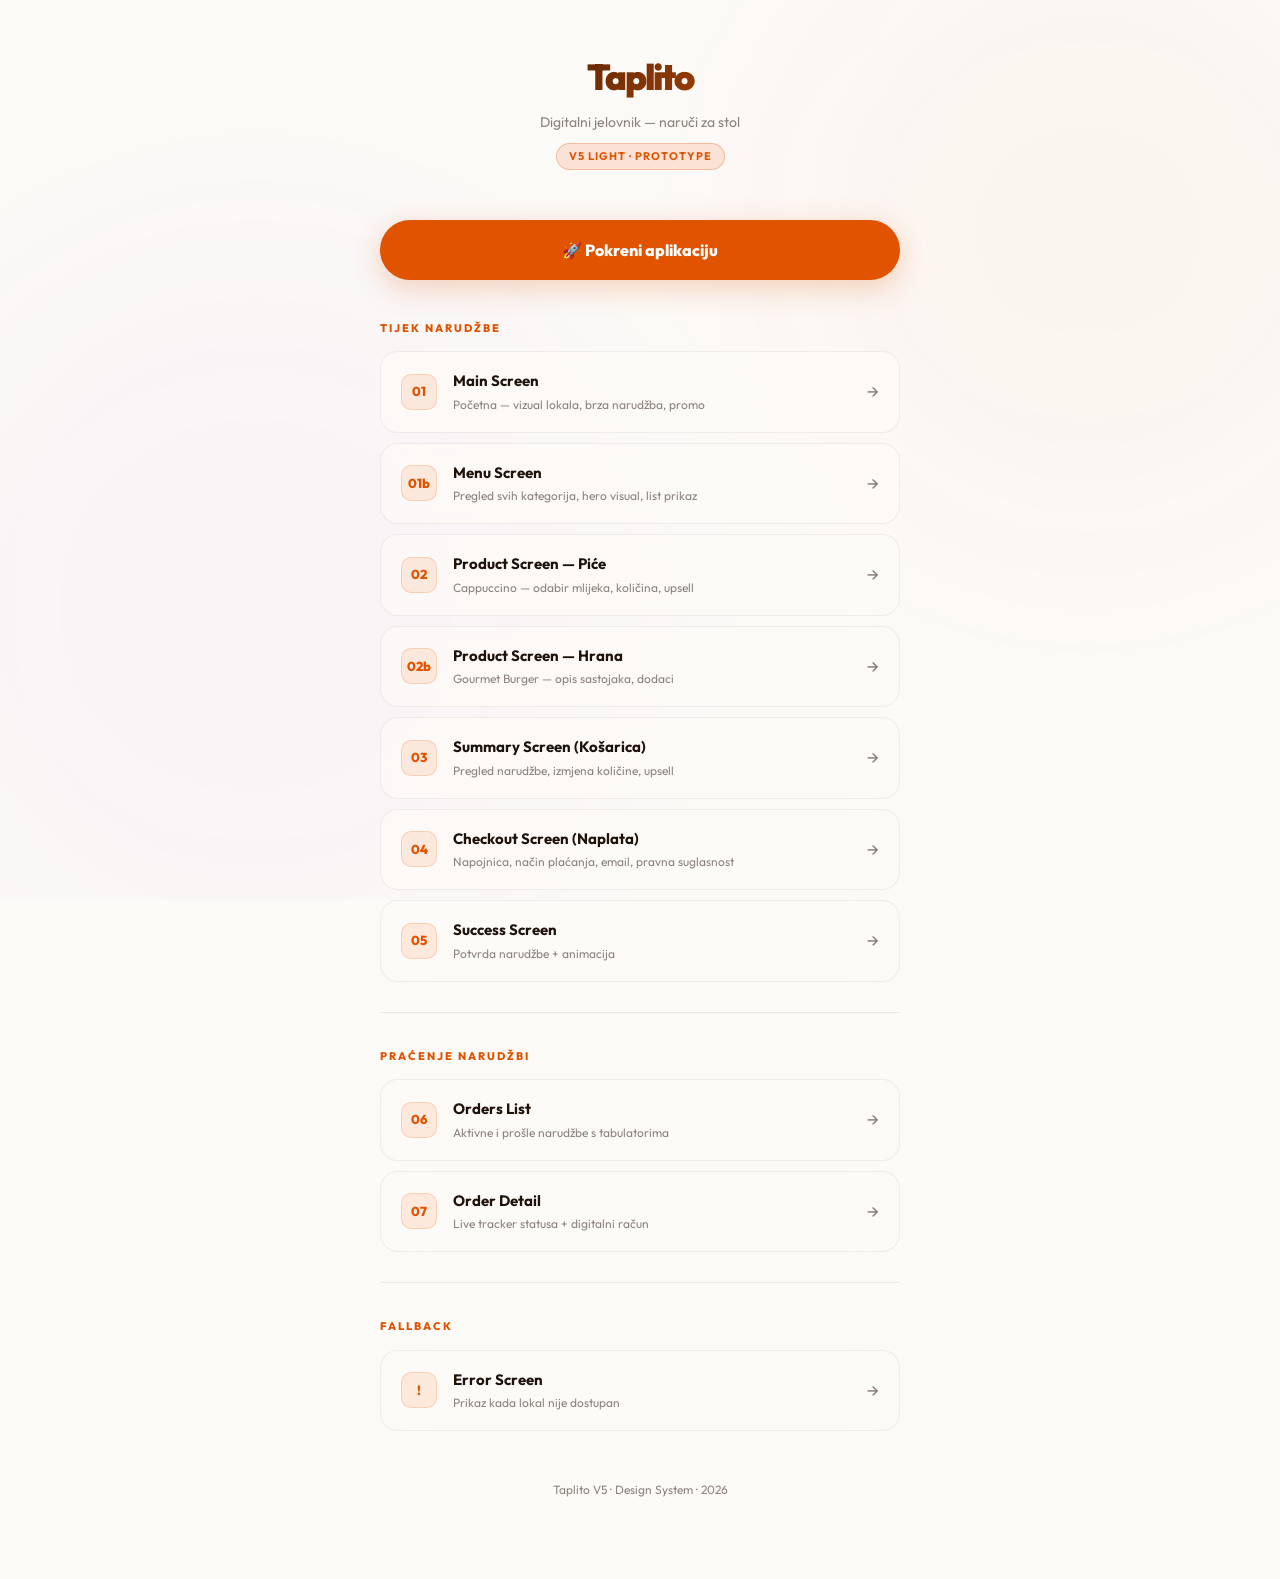
<file: index.html>
<!DOCTYPE html>
<html lang="hr">
<head>
    <meta charset="UTF-8">
    <meta http-equiv="refresh" content="0; url=00-app-launcher/index.html">
    <script>
        window.location.href = "00-app-launcher/index.html";
    </script>
    <title>Taplito V5</title>
</head>
<body>
    <p>Preusmjeravanje na <a href="00-app-launcher/index.html">Launcher</a>...</p>
</body>
</html>
</file>
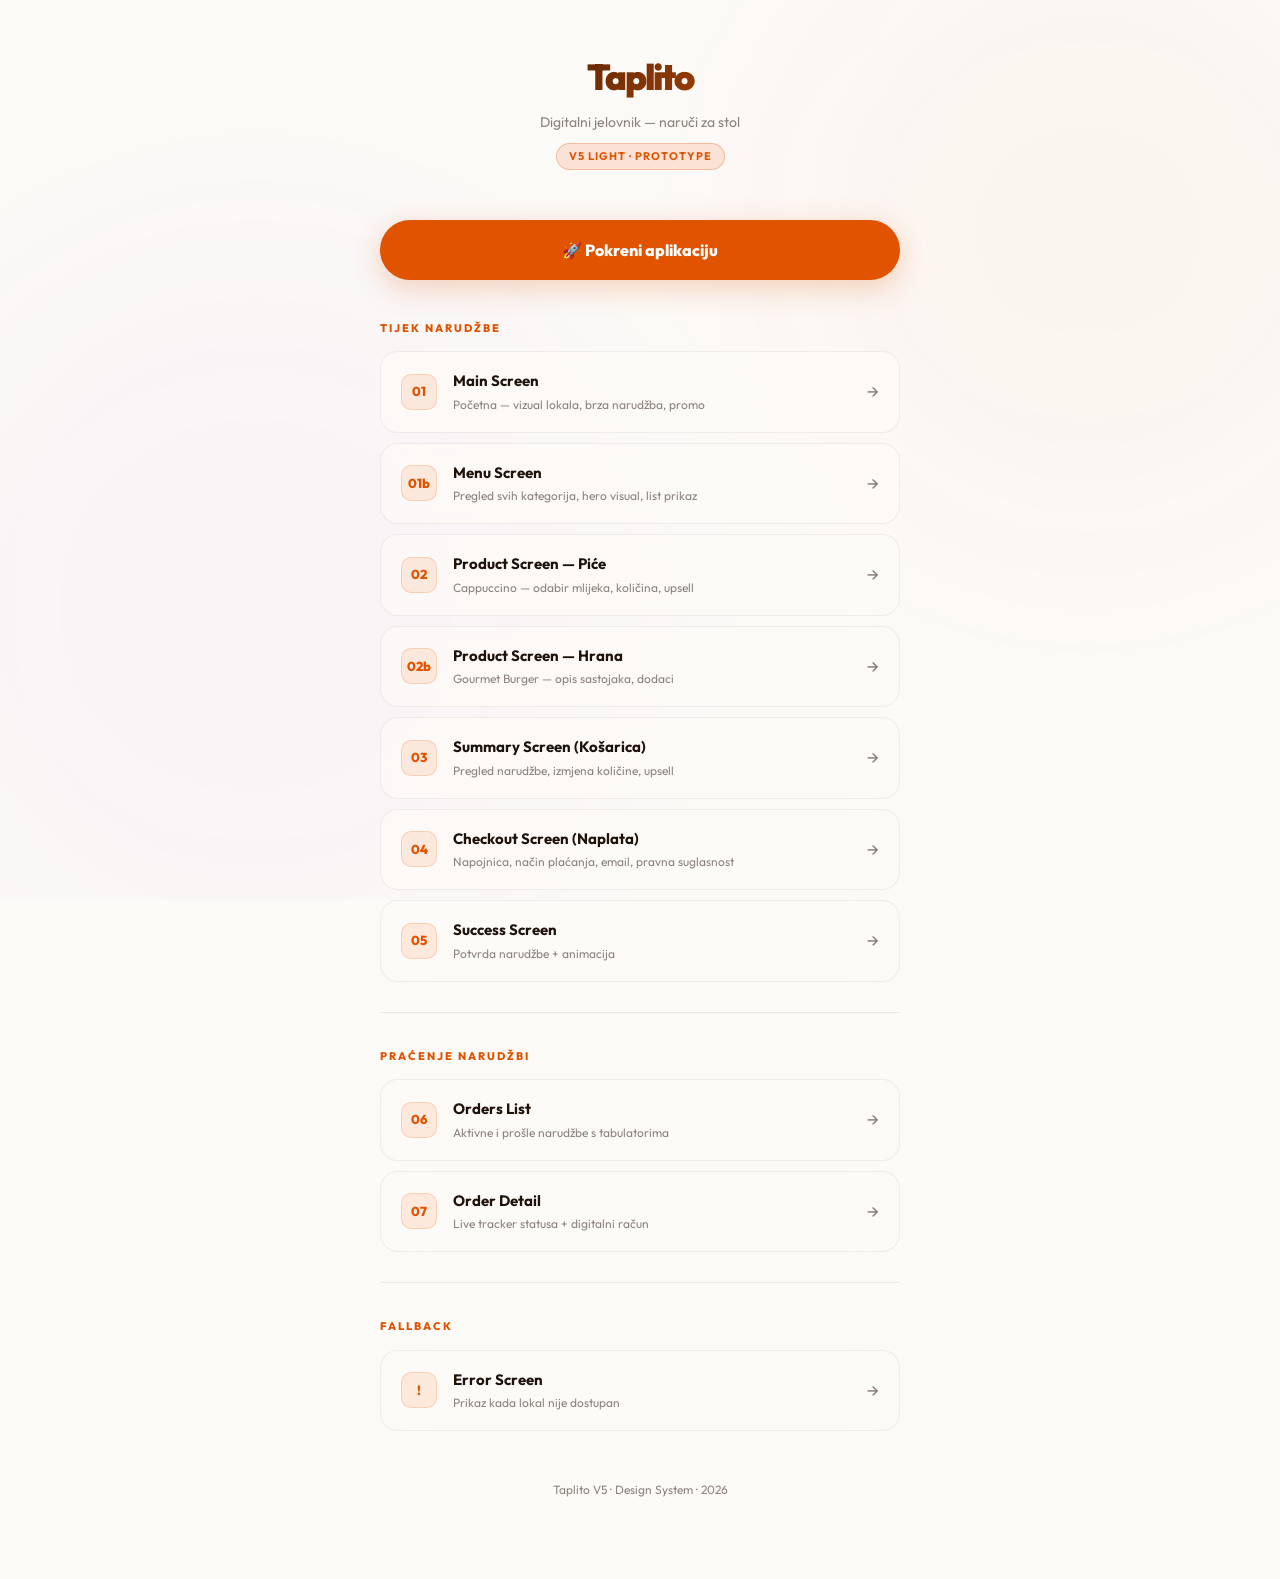
<file: 00-app-launcher/index.html>
<!DOCTYPE html>
<html lang="hr">
<head>
    <meta charset="UTF-8">
    <meta name="viewport" content="width=device-width, initial-scale=1.0">
    <title>Taplito V5 — Light — Prototype Launcher</title>
    <link rel="stylesheet" href="../global.css">
    <style>
        body {
            min-height: 100vh;
            background-image: radial-gradient(circle at 50% -10%, rgba(239,105,30,0.1), transparent 60%);
            padding: 50px 20px 80px;
        }
        .launcher { max-width: 520px; margin: 0 auto; }

        .brand { text-align: center; margin-bottom: 50px; }
        .brand .logo {
            font-size: 36px;
            font-weight: 900;
            letter-spacing: -2px;
            background: linear-gradient(135deg, var(--text-main), var(--primary-orange));
            -webkit-background-clip: text;
            -webkit-text-fill-color: transparent;
        }
        .brand p { color: var(--text-muted); font-size: 14px; margin-top: 8px; }

        .badge {
            display: inline-block;
            background: rgba(239,105,30,0.15);
            border: 1px solid rgba(239,105,30,0.3);
            color: var(--primary-orange);
            font-size: 11px; font-weight: 700;
            padding: 4px 12px; border-radius: var(--border-radius-pill);
            margin-top: 10px; text-transform: uppercase; letter-spacing: 1px;
        }

        .launch-btn {
            display: flex; align-items: center; justify-content: center; gap: 10px;
            background: var(--primary-orange); color: white;
            padding: 18px; border-radius: var(--border-radius-pill);
            text-decoration: none; font-weight: 800; font-size: 16px;
            box-shadow: var(--shadow-btn); margin-bottom: 40px;
            transition: transform var(--duration-fast) var(--ease-out-expo),
                        box-shadow var(--duration-normal) ease;
        }
        .launch-btn:hover {
            transform: translateY(-2px);
            box-shadow: 0 14px 40px rgba(239,105,30,0.5);
        }
        .launch-btn:active { transform: scale(0.98); }

        .section-label-launcher {
            font-size: 11px; font-weight: 800; letter-spacing: 2px;
            color: var(--primary-orange); text-transform: uppercase;
            margin-bottom: 15px; margin-top: 35px; display: block;
        }

        .screen-card {
            background: var(--glass-bg);
            backdrop-filter: blur(var(--glass-blur));
            -webkit-backdrop-filter: blur(var(--glass-blur));
            border: 1px solid var(--glass-border);
            border-radius: 18px; padding: 18px 20px;
            display: flex; align-items: center; gap: 16px;
            text-decoration: none; 
            color: var(--text-main);
            margin-bottom: 10px;
            transition: all 0.25s var(--ease-out-expo);
        }
        .screen-card:hover {
            transform: translateX(4px);
            border-color: var(--primary-orange);
            box-shadow: var(--shadow-glow);
        }
        .screen-card:active { transform: scale(0.98); }

        .screen-num {
            width: 36px; height: 36px;
            background: rgba(239,105,30,0.12);
            border: 1px solid rgba(239,105,30,0.2);
            border-radius: 10px;
            display: flex; align-items: center; justify-content: center;
            font-weight: 800; font-size: 13px; color: var(--primary-orange);
            flex-shrink: 0;
        }
        .screen-info { flex: 1; }
        .screen-info h3 { font-size: 15px; font-weight: 700; margin-bottom: 3px; color: var(--text-main); }
        .screen-info p { font-size: 12px; color: var(--text-muted); }
        .arrow { color: var(--text-muted); font-size: 18px; }

        .divider { height: 1px; background: var(--border-color); margin: 30px 0; }

        .footer-info {
            text-align: center; color: var(--text-muted); font-size: 12px; margin-top: 50px;
        }
        .footer-info a { color: var(--primary-orange); }
    </style>
</head>
<body>
    <!-- Ambient Background Blobs -->
    <div class="ambient-bg">
        <div class="ambient-blob ambient-blob-1"></div>
        <div class="ambient-blob ambient-blob-2"></div>
    </div>

    <div class="launcher page-transition">
        <div class="brand">
            <div class="logo">Taplito</div>
            <p>Digitalni jelovnik — naruči za stol</p>
            <span class="badge">V5 Light · Prototype</span>
        </div>

        <a href="../02-screens/02-main-screen/index.html" class="launch-btn">
            🚀 Pokreni aplikaciju
        </a>

        <span class="section-label-launcher">Tijek narudžbe</span>

        <a href="../02-screens/02-main-screen/index.html" class="screen-card">
            <div class="screen-num">01</div>
            <div class="screen-info">
                <h3>Main Screen</h3>
                <p>Početna — vizual lokala, brza narudžba, promo</p>
            </div>
            <span class="arrow">→</span>
        </a>

        <a href="../02-screens/09-menu-screen/index.html" class="screen-card">
            <div class="screen-num">01b</div>
            <div class="screen-info">
                <h3>Menu Screen</h3>
                <p>Pregled svih kategorija, hero visual, list prikaz</p>
            </div>
            <span class="arrow">→</span>
        </a>

        <a href="../02-screens/03-product-screen/index.html" class="screen-card">
            <div class="screen-num">02</div>
            <div class="screen-info">
                <h3>Product Screen — Piće</h3>
                <p>Cappuccino — odabir mlijeka, količina, upsell</p>
            </div>
            <span class="arrow">→</span>
        </a>

        <a href="../02-screens/03-product-screen/index_food_v2.html" class="screen-card">
            <div class="screen-num">02b</div>
            <div class="screen-info">
                <h3>Product Screen — Hrana</h3>
                <p>Gourmet Burger — opis sastojaka, dodaci</p>
            </div>
            <span class="arrow">→</span>
        </a>

        <a href="../02-screens/04-summary-screen/index.html" class="screen-card">
            <div class="screen-num">03</div>
            <div class="screen-info">
                <h3>Summary Screen (Košarica)</h3>
                <p>Pregled narudžbe, izmjena količine, upsell</p>
            </div>
            <span class="arrow">→</span>
        </a>

        <a href="../02-screens/05-checkout-screen/index.html" class="screen-card">
            <div class="screen-num">04</div>
            <div class="screen-info">
                <h3>Checkout Screen (Naplata)</h3>
                <p>Napojnica, način plaćanja, email, pravna suglasnost</p>
            </div>
            <span class="arrow">→</span>
        </a>

        <a href="../02-screens/08-success-screen/index.html" class="screen-card">
            <div class="screen-num">05</div>
            <div class="screen-info">
                <h3>Success Screen</h3>
                <p>Potvrda narudžbe + animacija</p>
            </div>
            <span class="arrow">→</span>
        </a>

        <div class="divider"></div>
        <span class="section-label-launcher">Praćenje narudžbi</span>

        <a href="../02-screens/06-orders-list-screen/index.html" class="screen-card">
            <div class="screen-num">06</div>
            <div class="screen-info">
                <h3>Orders List</h3>
                <p>Aktivne i prošle narudžbe s tabulatorima</p>
            </div>
            <span class="arrow">→</span>
        </a>

        <a href="../02-screens/07-order-detail-screen/index.html" class="screen-card">
            <div class="screen-num">07</div>
            <div class="screen-info">
                <h3>Order Detail</h3>
                <p>Live tracker statusa + digitalni račun</p>
            </div>
            <span class="arrow">→</span>
        </a>

        <div class="divider"></div>
        <span class="section-label-launcher">Fallback</span>

        <a href="../02-screens/01-error-screen/index.html" class="screen-card">
            <div class="screen-num">!</div>
            <div class="screen-info">
                <h3>Error Screen</h3>
                <p>Prikaz kada lokal nije dostupan</p>
            </div>
            <span class="arrow">→</span>
        </a>

        <div class="footer-info">
            Taplito V5 · Design System · 2026
        </div>
    </div>
    <script src="../demo-popup.js"></script>
</body>
</html>
</file>
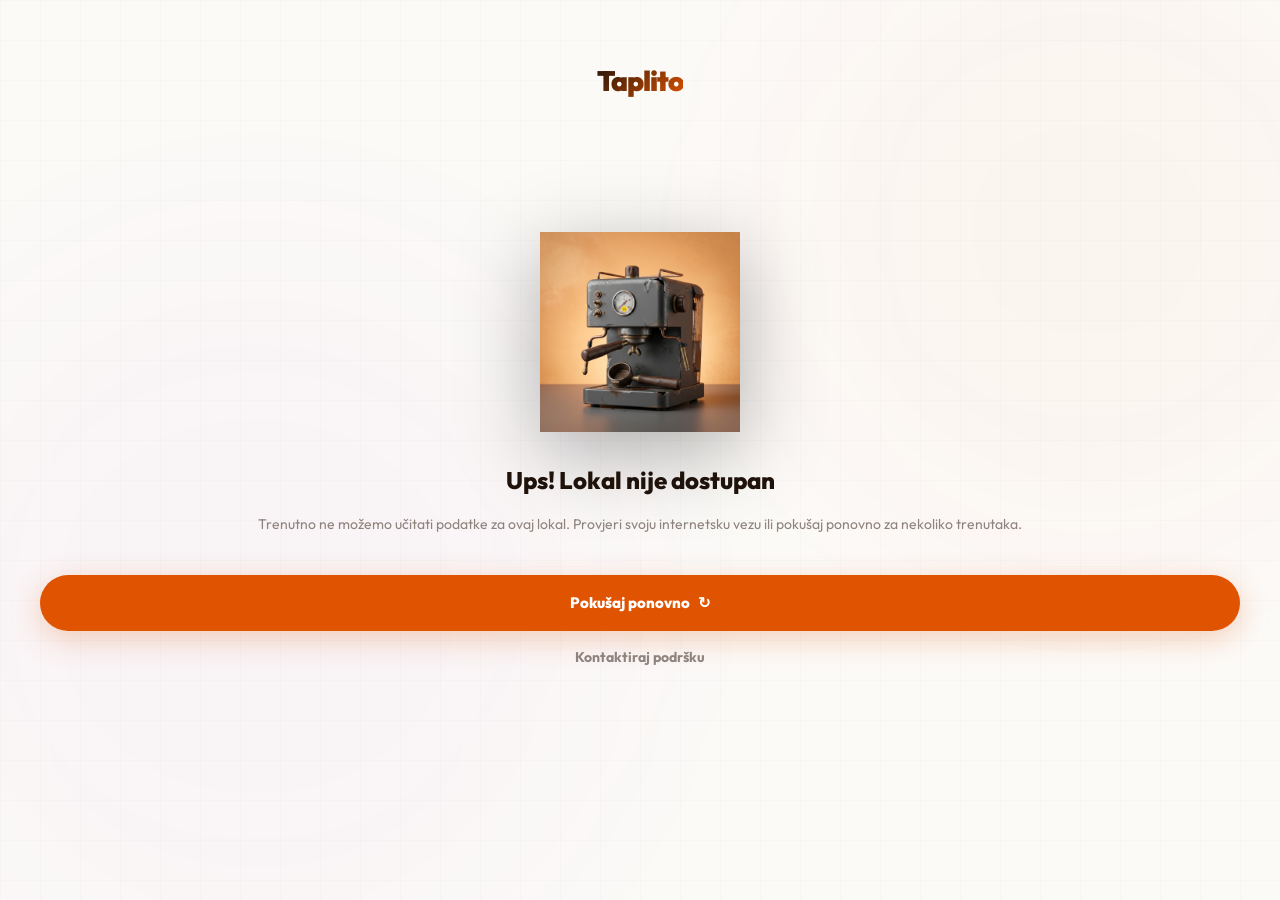
<file: 02-screens/01-error-screen/index.html>
<!DOCTYPE html>
<html lang="hr">
<head>
    <meta charset="UTF-8">
    <meta name="viewport" content="width=device-width, initial-scale=1.0, viewport-fit=cover">
    <title>Taplito - Ups! Greška</title>
    <!-- Global Design System -->
    <link rel="stylesheet" href="../../global.css">
    <!-- Component Specific Styles -->
    <link rel="stylesheet" href="style.css">
    <script src="../../translations.js"></script>
</head>
<body>

    <!-- Ambient Background Blobs -->
    <div class="ambient-bg">
        <div class="ambient-blob ambient-blob-1"></div>
        <div class="ambient-blob ambient-blob-2"></div>
    </div>
    <div class="cyber-grid"></div>

    <main class="error-container">
        <div class="error-logo">Taplito</div>

        <img src="assets/error_img.png" alt="Greška" class="error-img">

        <h1 data-i18n="error_title">Ups! Lokal nije dostupan</h1>
        <p data-i18n="error_desc">Trenutno ne možemo učitati podatke za ovaj lokal. Provjeri svoju internetsku vezu ili pokušaj ponovno za nekoliko trenutaka.</p>

        <div class="error-actions">
            <a href="../02-main-screen/index.html" class="btn-primary retry-btn" id="retryBtn">
                <span data-i18n="retry_btn">Pokušaj ponovno</span>
                <span>↻</span>
            </a>
            <a href="#" class="support-link" data-i18n="support_link">Kontaktiraj podršku</a>
        </div>
    </main>

    <script>
        document.getElementById('retryBtn').addEventListener('click', (e) => {
            e.preventDefault();
            const btn = e.currentTarget;
            btn.classList.add('loading');
            // Simulate retry then navigate
            setTimeout(() => {
                window.location.href = '../02-main-screen/index.html';
            }, 1500);
        });
    </script>

</body>
</html>
</file>
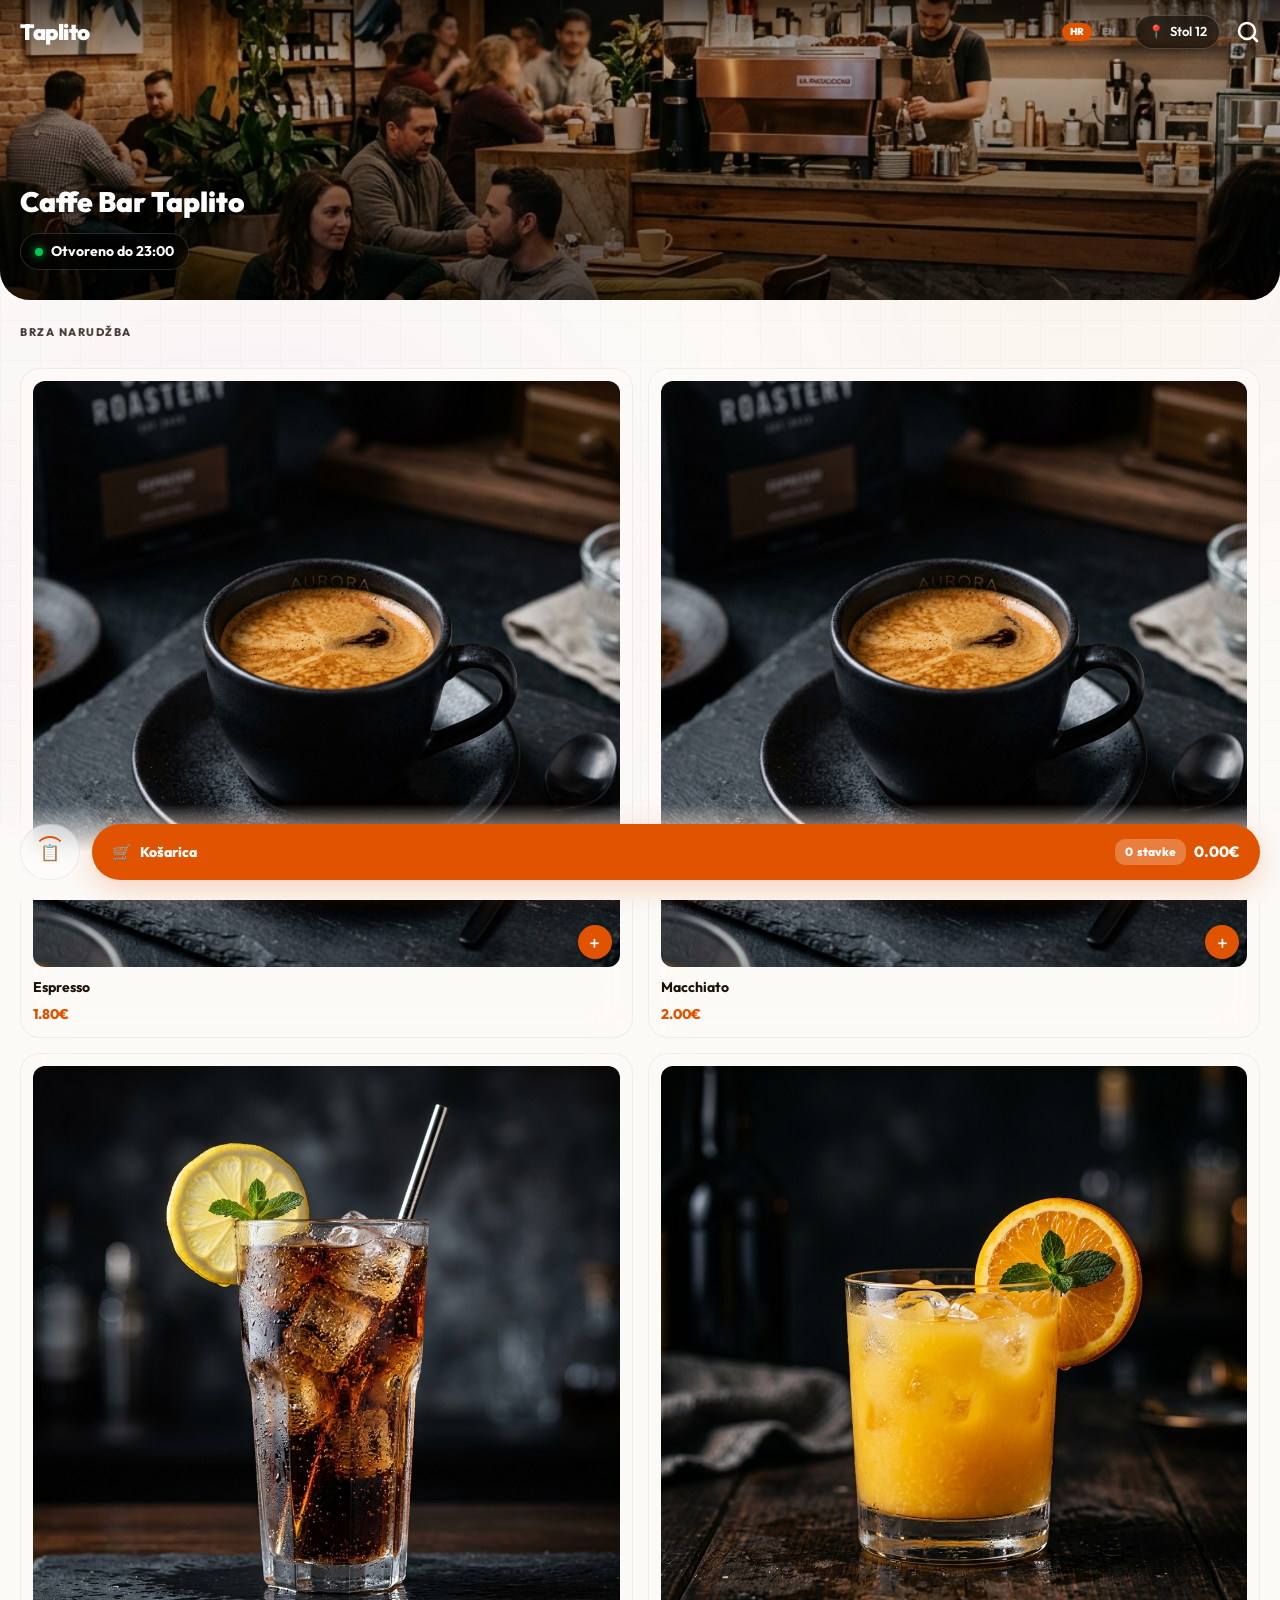
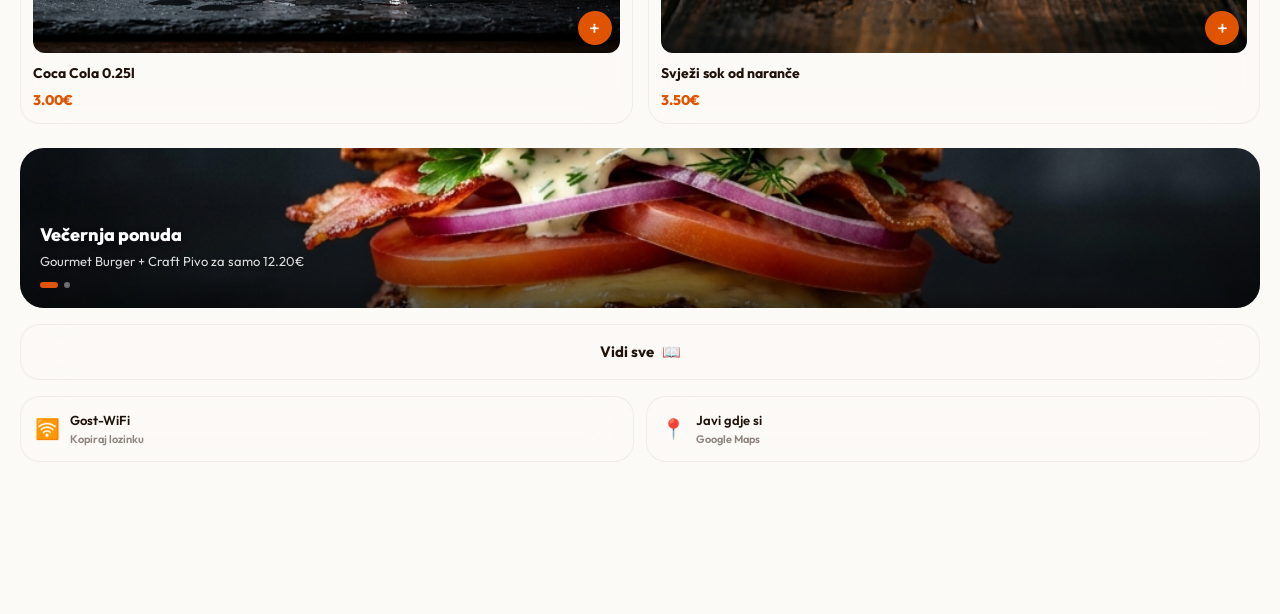
<file: 02-screens/02-main-screen/index.html>
<!DOCTYPE html>
<html lang="hr">
<head>
    <meta charset="UTF-8">
    <meta name="viewport" content="width=device-width, initial-scale=1.0, viewport-fit=cover">
    <title>Taplito - Main Menu</title>
    <!-- Global Design System -->
    <link rel="stylesheet" href="../../global.css">
    <!-- Component Specific Styles -->
    <link rel="stylesheet" href="style.css">
    <script src="../../translations.js"></script>
    <script src="../../cart.js"></script>
</head>
<body>

    <!-- Ambient Background Blobs -->
    <div class="ambient-bg">
        <div class="ambient-blob ambient-blob-1"></div>
        <div class="ambient-blob ambient-blob-2"></div>
    </div>
    <div class="cyber-grid"></div>

    <header class="header" id="mainHeader">
        <div class="container" style="display: flex; width: 100%; align-items: center; justify-content: space-between;">
            <div class="header-logo">Taplito</div>
            <div style="display: flex; align-items: center; gap: 8px;">
                <!-- Language Selector -->
                <div class="lang-selector">
                    <span class="lang-pill active" data-lang="hr">HR</span>
                    <span class="lang-pill" data-lang="en">EN</span>
                </div>
                <div class="table-badge">
                    <span>📍</span>
                    <span data-i18n="table_no">Stol 12</span>
                </div>
            </div>
            <button class="search-icon" id="openSearch" aria-label="Pretraži">
                <svg width="24" height="24" viewBox="0 0 24 24" fill="none" stroke="currentColor" stroke-width="2.5" stroke-linecap="round" stroke-linejoin="round"><circle cx="11" cy="11" r="8"></circle><line x1="21" y1="21" x2="16.65" y2="16.65"></line></svg>
            </button>
        </div>
    </header>

    <main class="page-transition">
        <!-- Location Hero -->
        <section class="location-hero">
            <img src="assets/cafe_hero.png" alt="Caffe Bar Vizual" class="location-img">
            <div class="location-overlay">
                <div class="location-info">
                    <h1>Caffe Bar Taplito</h1>
                    <div class="working-hours">
                        <span class="status-dot"></span> Otvoreno do 23:00
                    </div>
                </div>
            </div>
        </section>

        <!-- Quick Add Grid -->
        <section class="container" style="margin-top: 24px;">
            <div class="section-header">
                <h2 class="section-label" data-i18n="quick_order">Brza narudžba</h2>
            </div>
            <div class="quick-add-grid stagger-children">
                <!-- Item 1 -->
                <div class="grid-item">
                    <div class="grid-thumb">
                        <img src="assets/espresso.png" alt="Espresso">
                        <button class="grid-add-btn" aria-label="Dodaj Espresso">+</button>
                    </div>
                    <div class="grid-info">
                        <h3 data-i18n="item_espresso">Espresso</h3>
                        <span class="price">1.80€</span>
                    </div>
                </div>
                <!-- Item 2 -->
                <div class="grid-item">
                    <div class="grid-thumb">
                        <img src="assets/espresso.png" alt="Macchiato">
                        <button class="grid-add-btn" aria-label="Dodaj Macchiato">+</button>
                    </div>
                    <div class="grid-info">
                        <h3 data-i18n="item_macchiato">Macchiato</h3>
                        <span class="price">2.00€</span>
                    </div>
                </div>
                <!-- Item 3 -->
                <div class="grid-item">
                    <div class="grid-thumb">
                        <img src="assets/coca_cola.png" alt="Coca Cola">
                        <button class="grid-add-btn" aria-label="Dodaj Coca Cola">+</button>
                    </div>
                    <div class="grid-info">
                        <h3 data-i18n="item_cola">Coca Cola 0.25l</h3>
                        <span class="price">3.00€</span>
                    </div>
                </div>
                <!-- Item 4 -->
                <div class="grid-item">
                    <div class="grid-thumb">
                        <img src="assets/orange_juice.png" alt="Svježi sok">
                        <button class="grid-add-btn" aria-label="Dodaj Svježi sok">+</button>
                    </div>
                    <div class="grid-info">
                        <h3 data-i18n="item_orange">Svježi sok</h3>
                        <span class="price">3.50€</span>
                    </div>
                </div>
            </div>
        </section>

        <!-- Promo Carousel -->
        <section class="hero-section" style="margin-top: 24px;">
            <div class="banner-carousel">
                <img src="assets/promo_combo.png" alt="Promo Kava i Croissant" class="banner-img">
                <div class="banner-overlay">
                    <div class="banner-text">
                        <h2>Jutarnja ponuda</h2>
                        <p>Kava + Croissant za samo 3.50€</p>
                    </div>
                    <div class="dots">
                        <div class="dot active"></div>
                        <div class="dot"></div>
                    </div>
                </div>
            </div>
        </section>

        <!-- Main Menu CTA -->
        <section class="container" style="margin-top: 16px;">
            <a href="../09-menu-screen/index.html" class="view-all-cta">
                <span data-i18n="view_all">Pregledaj cijeli meni</span>
                <span>📖</span>
            </a>

            <!-- Utilities -->
            <div class="utility-row">
                <div class="utility-item" id="wifiCopy">
                    <span class="utility-icon">🛜</span>
                    <div>
                        <div>Gost-WiFi</div>
                        <div style="color: var(--text-muted); font-size: 11px;">Kopiraj lozinku</div>
                    </div>
                </div>
                <div class="utility-item">
                    <span class="utility-icon">📍</span>
                    <div>
                        <div>Javi gdje si</div>
                        <div style="color: var(--text-muted); font-size: 11px;">Google Maps</div>
                    </div>
                </div>
            </div>
        </section>
        
        <!-- Bottom spacing for FABs -->
        <div style="height: 120px;"></div>
    </main>

    <!-- Bottom Actions Container (30/70 Split) -->
    <div class="bottom-actions-container">
        <!-- Order Status -->
        <a href="../06-orders-list-screen/index.html" class="order-status-btn" aria-label="Stanje narudžbi">
            <div class="status-icon-wrapper">
                <span class="spinner"></span>
                <span>📋</span>
            </div>
        </a>

        <!-- FAB Cart -->
        <a href="../04-summary-screen/index.html" class="cart-fab">
            <div style="display: flex; align-items: center; gap: 8px;">
                <span>🛒</span>
                <span style="font-size: 14px;" data-i18n="cart_title">Košarica</span>
            </div>
            <div style="display: flex; align-items: center; gap: 8px;">
                <span class="cart-count">0 <span data-i18n="cart_items">stavke</span></span>
                <span class="cart-amount" style="font-size: 15px;">0.00€</span>
            </div>
        </a>
    </div>


    <!-- Search Overlay -->
    <div class="search-overlay" id="searchOverlay">
        <div class="search-header">
            <div class="search-input-container">
                <svg width="20" height="20" viewBox="0 0 24 24" fill="none" stroke="currentColor" stroke-width="2.5" stroke-linecap="round" stroke-linejoin="round"><circle cx="11" cy="11" r="8"></circle><line x1="21" y1="21" x2="16.65" y2="16.65"></line></svg>
                <input type="text" id="searchInput" data-i18n="search_placeholder" placeholder="Pretraži ponudu..." autocomplete="off">
            </div>
            <button class="close-search-btn" id="closeSearch">Zatvori</button>
        </div>

        <div class="search-results-container hide-scrollbar">
            <div id="searchSuggestions">
                <h3 class="search-suggestions-title">Popularno</h3>
                <div class="search-suggestions-list">
                    <a href="../03-product-screen/index.html" class="search-result-item">
                        <img src="assets/espresso.png" alt="Espresso" class="result-thumb">
                        <div class="result-info">
                            <h4>Espresso</h4>
                            <p>Kava i topli napitci</p>
                        </div>
                        <span class="result-price">1.80€</span>
                    </a>
                    <a href="../03-product-screen/index.html" class="search-result-item">
                        <img src="assets/espresso.png" alt="Cappuccino" class="result-thumb">
                        <div class="result-info">
                            <h4>Cappuccino</h4>
                            <p>Kava i topli napitci</p>
                        </div>
                        <span class="result-price">2.20€</span>
                    </a>
                    <a href="../03-product-screen/index_food_v2.html" class="search-result-item">
                        <img src="../03-product-screen/assets/burger_v2.png" alt="Burger" class="result-thumb">
                        <div class="result-info">
                            <h4>Gourmet Burger</h4>
                            <p>Hrana</p>
                        </div>
                        <span class="result-price">9.40€</span>
                    </a>
                </div>
            </div>
            <div id="searchResults" style="display: none;"></div>
        </div>
    </div>

    <!-- Floating Waiter Button (HIDDEN) -->
    <!--
    <button class="waiter-fab" id="waiterBtn" aria-label="Pozovi konobara">🛎️</button>
    -->

    <!-- Waiter Bottom Sheet (HIDDEN) -->
    <!--
    <div class="bottom-sheet-overlay" id="waiterOverlay"></div>
    <div class="bottom-sheet" id="waiterSheet">
        <div class="bottom-sheet-handle"></div>
        <h2 data-i18n="waiter_title">🛎️ Usluga za stolom</h2>
        <p data-i18n="waiter_desc">Odaberite što trebate i konobar stiže za Vaš stol (Stol 12).</p>
        <div class="waiter-options">
            <div class="waiter-option-card" data-action="Pozovi konobara">
                <span class="option-icon">🛎️</span>
                <span class="option-title" data-i18n="waiter_call">Pozovi konobara</span>
            </div>
            <div class="waiter-option-card" data-action="Donesi račun (kartica)">
                <span class="option-icon">💳</span>
                <span class="option-title" data-i18n="waiter_bill_card">Donesi račun (kartica)</span>
            </div>
            <div class="waiter-option-card" data-action="Donesi račun (gotovina)">
                <span class="option-icon">💵</span>
                <span class="option-title" data-i18n="waiter_bill_cash">Donesi račun (gotovina)</span>
            </div>
            <div class="waiter-option-card" data-action="Ponovi zadnju rundu">
                <span class="option-icon">🔁</span>
                <span class="option-title" data-i18n="waiter_repeat">Ponovi rundu</span>
            </div>
        </div>
    </div>
    -->

    <script src="script.js" defer></script>
    <script>
        // Header scroll effect
        const header = document.getElementById('mainHeader');
        window.addEventListener('scroll', () => {
            header.classList.toggle('scrolled', window.scrollY > 240);
        }, { passive: true });

        // Search overlay
        document.getElementById('openSearch').addEventListener('click', () => {
            document.getElementById('searchOverlay').classList.add('active');
            document.getElementById('searchInput').focus();
        });
        document.getElementById('closeSearch').addEventListener('click', () => {
            document.getElementById('searchOverlay').classList.remove('active');
        });

        // WiFi copy toast
        document.getElementById('wifiCopy').addEventListener('click', () => {
            navigator.clipboard.writeText('taplito2026').catch(() => {});
            const toast = document.createElement('div');
            toast.className = 'toast';
            toast.textContent = '✓ Lozinka kopirana: taplito2026';
            document.body.appendChild(toast);
            setTimeout(() => toast.remove(), 2600);
        });

        // Waiter Bottom Sheet Logic (HIDDEN)
        /*
        const waiterBtn = document.getElementById('waiterBtn');
        const waiterSheet = document.getElementById('waiterSheet');
        const waiterOverlay = document.getElementById('waiterOverlay');

        waiterBtn.addEventListener('click', () => {
            waiterSheet.classList.add('active');
            waiterOverlay.classList.add('active');
        });

        const closeWaiter = () => {
            waiterSheet.classList.remove('active');
            waiterOverlay.classList.remove('active');
        };

        waiterOverlay.addEventListener('click', closeWaiter);

        // Click options in bottom sheet
        document.querySelectorAll('.waiter-option-card').forEach(card => {
            card.addEventListener('click', function() {
                const action = this.getAttribute('data-action');
                closeWaiter();
                
                // Show floating confirmation toast
                const toast = document.createElement('div');
                toast.className = 'toast';
                const prefix = getTranslation('waiter_sent');
                toast.textContent = `${prefix}"${action}"`;
                document.body.appendChild(toast);
                setTimeout(() => toast.remove(), 2800);
            });
        });
        */
    </script>
    <script src="../../demo-popup.js"></script>
</body>
</html>
</file>
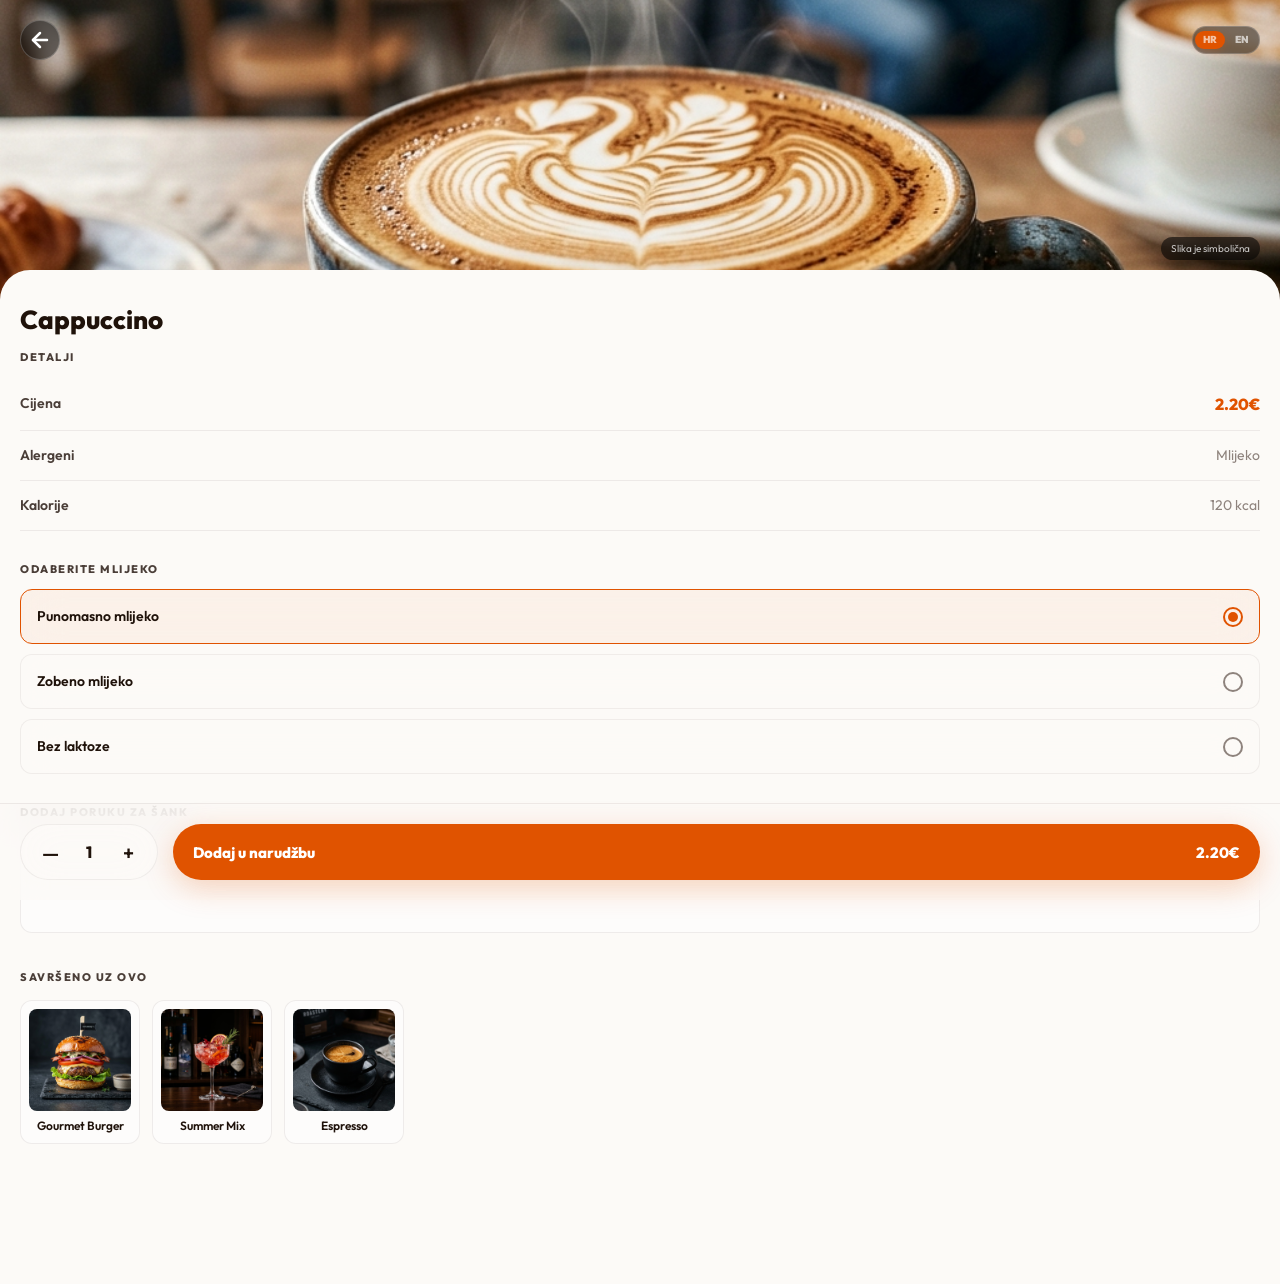
<file: 02-screens/03-product-screen/index.html>
<!DOCTYPE html>
<html lang="hr">
<head>
    <meta charset="UTF-8">
    <meta name="viewport" content="width=device-width, initial-scale=1.0, viewport-fit=cover">
    <title>Taplito - Cappuccino</title>
    <!-- Global Design System -->
    <link rel="stylesheet" href="../../global.css">
    <!-- Component Specific Styles -->
    <link rel="stylesheet" href="style.css">
    <script src="../../translations.js"></script>
    <script src="../../cart.js"></script>
</head>
<body>

    <!-- Ambient Background Blobs -->
    <div class="ambient-bg">
        <div class="ambient-blob ambient-blob-1"></div>
        <div class="ambient-blob ambient-blob-2"></div>
    </div>
    <div class="cyber-grid"></div>

    <main>
        <!-- Hero Section -->
        <section class="product-hero">
            <div class="hero-top-bar" style="position: absolute; top: 20px; left: 20px; right: 20px; display: flex; justify-content: space-between; align-items: center; z-index: 10;">
                <a href="../02-main-screen/index.html" class="back-btn" style="position: static;">
                    <svg width="24" height="24" viewBox="0 0 24 24" fill="none" stroke="currentColor" stroke-width="2.5" stroke-linecap="round" stroke-linejoin="round"><line x1="19" y1="12" x2="5" y2="12"></line><polyline points="12 19 5 12 12 5"></polyline></svg>
                </a>
                <!-- Language Selector -->
                <div class="lang-selector" style="background: rgba(0, 0, 0, 0.45); border-color: rgba(255, 255, 255, 0.2); backdrop-filter: blur(8px); -webkit-backdrop-filter: blur(8px);">
                    <span class="lang-pill active" data-lang="hr" style="color: rgba(255, 255, 255, 0.65);">HR</span>
                    <span class="lang-pill" data-lang="en" style="color: rgba(255, 255, 255, 0.65);">EN</span>
                </div>
            </div>
            <img src="assets/hero.png" alt="Cappuccino">
            <span class="image-disclaimer" data-i18n="image_disclaimer">Slika je simbolična</span>
        </section>

        <!-- Product Content -->
        <div class="product-content">
            <h1 class="product-title" data-i18n="item_cappuccino">Cappuccino</h1>

            <section>
                <span class="section-label" data-i18n="details">Detalji</span>
                <div class="details-row">
                    <span data-i18n="price">Cijena</span>
                    <span class="price-val">2.20€</span>
                </div>
                <div class="details-row">
                    <span data-i18n="allergens">Alergeni</span>
                    <span class="val">Mlijeko</span>
                </div>
                <div class="details-row">
                    <span data-i18n="calories">Kalorije</span>
                    <span class="val" style="color: var(--text-muted);">120 kcal</span>
                </div>
            </section>

            <!-- Modifiers -->
            <section class="modifier-group">
                <span class="section-label" data-i18n="mod_milk">Odaberite mlijeko</span>
                <div class="radio-item active" data-mod-price="0" data-mod-key="milk_whole">
                    <span data-i18n="milk_whole">Punomasno mlijeko</span>
                    <div class="radio-circle"></div>
                </div>
                <div class="radio-item" data-mod-price="0" data-mod-key="milk_oat">
                    <span data-i18n="milk_oat">Zobeno mlijeko</span>
                    <div class="radio-circle"></div>
                </div>
                <div class="radio-item" data-mod-price="0" data-mod-key="milk_lactose">
                    <span data-i18n="milk_lactose">Bez laktoze</span>
                    <div class="radio-circle"></div>
                </div>
            </section>

            <!-- Note -->
            <section class="note-area">
                <span class="section-label" data-i18n="note_bar">Dodaj poruku za šank</span>
                <textarea data-i18n="note_bar_ph" placeholder="Posebni zahtjevi, alergije? Recite nam više..."></textarea>
            </section>

            <!-- Upsell -->
            <section class="upsell-section">
                <span class="section-label" data-i18n="upsell_perfect">Savršeno uz ovo</span>
                <div class="upsell-container">
                    <div class="upsell-card">
                        <img src="assets/upsell1.png" alt="Burger">
                        <span data-i18n="item_burger">Gourmet Burger</span>
                    </div>
                    <div class="upsell-card">
                        <img src="assets/upsell2.png" alt="Cocktail">
                        <span>Summer Mix</span>
                    </div>
                    <div class="upsell-card">
                        <img src="assets/upsell3.png" alt="Espresso">
                        <span data-i18n="item_espresso">Espresso</span>
                    </div>
                </div>
            </section>
        </div>
    </main>

    <!-- Sticky Footer -->
    <footer class="product-footer">
        <div class="qty-selector">
            <button class="qty-btn" id="minus">—</button>
            <span class="qty-val" id="qty">1</span>
            <button class="qty-btn" id="plus">+</button>
        </div>
        <button class="add-to-order-btn">
            <span data-i18n="add_to_order">Dodaj u narudžbu</span>
            <span id="btn-price">2.20€</span>
        </button>
    </footer>

    <!-- Floating Waiter Button (HIDDEN) -->
    <!--
    <button class="waiter-fab" id="waiterBtn" aria-label="Pozovi konobara">🛎️</button>
    -->

    <!-- Waiter Bottom Sheet (HIDDEN) -->
    <!--
    <div class="bottom-sheet-overlay" id="waiterOverlay"></div>
    <div class="bottom-sheet" id="waiterSheet">
        <div class="bottom-sheet-handle"></div>
        <h2 data-i18n="waiter_title">🛎️ Usluga za stolom</h2>
        <p data-i18n="waiter_desc">Odaberite što trebate i konobar stiže za Vaš stol (Stol 12).</p>
        <div class="waiter-options">
            <div class="waiter-option-card" data-action="Pozovi konobara">
                <span class="option-icon">🛎️</span>
                <span class="option-title" data-i18n="waiter_call">Pozovi konobara</span>
            </div>
            <div class="waiter-option-card" data-action="Donesi račun (kartica)">
                <span class="option-icon">💳</span>
                <span class="option-title" data-i18n="waiter_bill_card">Donesi račun (kartica)</span>
            </div>
            <div class="waiter-option-card" data-action="Donesi račun (gotovina)">
                <span class="option-icon">💵</span>
                <span class="option-title" data-i18n="waiter_bill_cash">Donesi račun (gotovina)</span>
            </div>
            <div class="waiter-option-card" data-action="Ponovi zadnju rundu">
                <span class="option-icon">🔁</span>
                <span class="option-title" data-i18n="waiter_repeat">Ponovi rundu</span>
            </div>
        </div>
    </div>
    -->

    <script>
        document.addEventListener('DOMContentLoaded', () => {
            // Radio items toggle
            const items = document.querySelectorAll('.radio-item');
            items.forEach(item => {
                item.addEventListener('click', () => {
                    items.forEach(i => i.classList.remove('active'));
                    item.classList.add('active');
                    updateQty();
                });
            });

            // Qty control
            let qty = 1;
            const basePrice = 2.20;
            const qtyLabel = document.getElementById('qty');
            const btnPrice = document.getElementById('btn-price');

            document.getElementById('plus').addEventListener('click', () => {
                qty++;
                updateQty();
            });

            document.getElementById('minus').addEventListener('click', () => {
                if(qty > 1) {
                    qty--;
                    updateQty();
                }
            });

            function updateQty() {
                const activeMod = document.querySelector('.radio-item.active');
                const modPrice = parseFloat(activeMod.getAttribute('data-mod-price'));
                const totalUnit = basePrice + modPrice;
                
                qtyLabel.textContent = qty;
                btnPrice.textContent = (qty * totalUnit).toFixed(2) + '€';
            }
            
            document.querySelector('.add-to-order-btn').addEventListener('click', () => {
                const activeMod = document.querySelector('.radio-item.active');
                const modKey = activeMod.getAttribute('data-mod-key');
                const mods = modKey === 'milk_whole' ? [] : [{
                    key: modKey,
                    price: parseFloat(activeMod.getAttribute('data-mod-price'))
                }];
                
                Cart.addItem({
                    id: 'item_cappuccino',
                    nameKey: 'item_cappuccino',
                    price: basePrice,
                    qty: qty,
                    modifiers: mods
                });
                
                window.location.href = '../04-summary-screen/index.html';
            });

            // 3D Tilt effect on product image
            const hero = document.querySelector('.product-hero');
            const img = document.querySelector('.product-hero img');
            if (hero && img) {
                img.style.transition = 'transform 0.1s ease-out';
                
                hero.addEventListener('mousemove', (e) => {
                    const rect = hero.getBoundingClientRect();
                    const x = e.clientX - rect.left - rect.width / 2;
                    const y = e.clientY - rect.top - rect.height / 2;
                    
                    const rotX = -(y / (rect.height / 2)) * 12;
                    const rotY = (x / (rect.width / 2)) * 12;
                    
                    img.style.transform = `perspective(1000px) rotateX(${rotX}deg) rotateY(${rotY}deg) scale(1.06)`;
                });
                
                hero.addEventListener('mouseleave', () => {
                    img.style.transition = 'transform 0.5s ease';
                    img.style.transform = 'perspective(1000px) rotateX(0deg) rotateY(0deg) scale(1)';
                });
            }

            // Waiter Bottom Sheet Logic (HIDDEN)
            /*
            const waiterBtn = document.getElementById('waiterBtn');
            const waiterSheet = document.getElementById('waiterSheet');
            const waiterOverlay = document.getElementById('waiterOverlay');

            if(waiterBtn) {
                waiterBtn.addEventListener('click', () => {
                    waiterSheet.classList.add('active');
                    waiterOverlay.classList.add('active');
                });

                const closeWaiter = () => {
                    waiterSheet.classList.remove('active');
                    waiterOverlay.classList.remove('active');
                };

                waiterOverlay.addEventListener('click', closeWaiter);

                document.querySelectorAll('.waiter-option-card').forEach(card => {
                    card.addEventListener('click', function() {
                        const action = this.getAttribute('data-action');
                        closeWaiter();
                        
                        const toast = document.createElement('div');
                        toast.className = 'toast';
                        const prefix = getTranslation('waiter_sent');
                        toast.textContent = `${prefix}"${action}"`;
                        document.body.appendChild(toast);
                        setTimeout(() => toast.remove(), 2800);
                    });
                });
            }
            */
        });
    </script>

</body>
</html>
</file>
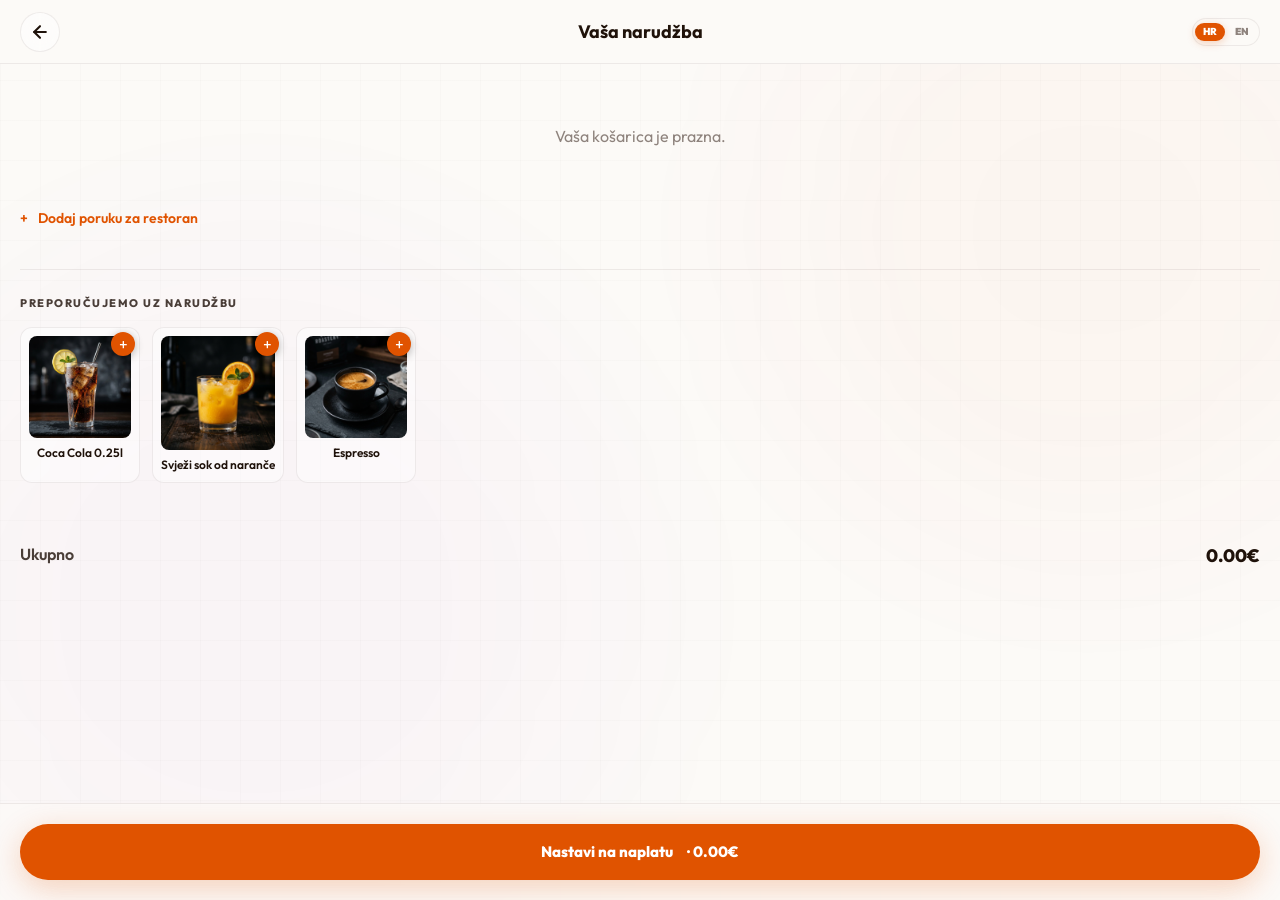
<file: 02-screens/04-summary-screen/index.html>
<!DOCTYPE html>
<html lang="hr">
<head>
    <meta charset="UTF-8">
    <meta name="viewport" content="width=device-width, initial-scale=1.0, viewport-fit=cover">
    <title>Taplito - Vaša narudžba</title>
    <!-- Global Design System -->
    <link rel="stylesheet" href="../../global.css">
    <!-- Component Specific Styles -->
    <link rel="stylesheet" href="style.css">
    <script src="../../translations.js"></script>
    <script src="../../cart.js"></script>
</head>
<body>

    <!-- Ambient Background Blobs -->
    <div class="ambient-bg">
        <div class="ambient-blob ambient-blob-1"></div>
        <div class="ambient-blob ambient-blob-2"></div>
    </div>
    <div class="cyber-grid"></div>

    <header class="page-header">
        <a href="../02-main-screen/index.html" class="back-btn" aria-label="Natrag">
            <svg width="20" height="20" viewBox="0 0 24 24" fill="none" stroke="currentColor" stroke-width="2.5" stroke-linecap="round" stroke-linejoin="round"><line x1="19" y1="12" x2="5" y2="12"></line><polyline points="12 19 5 12 12 5"></polyline></svg>
        </a>
        <h1 data-i18n="cart_title_page">Vaša narudžba</h1>
        <!-- Language Selector -->
        <div class="lang-selector" style="position: absolute; right: 20px; top: 50%; transform: translateY(-50%);">
            <span class="lang-pill active" data-lang="hr">HR</span>
            <span class="lang-pill" data-lang="en">EN</span>
        </div>
    </header>

    <main class="container">
        <!-- Cart Items -->
        <section class="cart-list" id="cartListContainer">
            <!-- Items rendered by JS -->
        </section>

        <!-- Note Interaction -->
        <div class="note-toggle" id="noteToggle">
            <span>+</span> <span data-i18n="note_add">Dodaj poruku za restoran</span>
        </div>
        <div class="note-container" id="noteContainer">
            <textarea data-i18n="note_ph_cart" placeholder="Npr. Alergije, beštek ili nešto treće..."></textarea>
        </div>

        <!-- Recommendations -->
        <section class="upsell-section">
            <span class="section-label" data-i18n="upsell_cart">Preporučujemo uz narudžbu</span>
            <div class="upsell-scroll">
                <div class="upsell-card">
                    <button class="upsell-add-btn" aria-label="Dodaj" data-id="item_cola" data-price="3.00">+</button>
                    <img src="../02-main-screen/assets/coca_cola.png" alt="Cola">
                    <span data-i18n="item_cola">Coca Cola</span>
                </div>
                <div class="upsell-card">
                    <button class="upsell-add-btn" aria-label="Dodaj" data-id="item_orange" data-price="3.50">+</button>
                    <img src="../02-main-screen/assets/orange_juice.png" alt="Sok">
                    <span data-i18n="item_orange">Naranča</span>
                </div>
                <div class="upsell-card">
                    <button class="upsell-add-btn" aria-label="Dodaj" data-id="item_espresso" data-price="1.80">+</button>
                    <img src="../02-main-screen/assets/espresso.png" alt="Espresso">
                    <span data-i18n="item_espresso">Espresso</span>
                </div>
            </div>
        </section>

        <!-- Split Bill Card (HIDDEN) -->
        <!--
        <div class="split-bill-card">
            <div class="split-header">
                <span class="split-title" data-i18n="split_bill">👥 Podijeli račun</span>
                <div class="split-selector">
                    <button class="split-btn" id="splitMinus">—</button>
                    <span class="split-count" id="splitCount">1</span>
                    <button class="split-btn" id="splitPlus">+</button>
                </div>
            </div>
            <div class="split-result">
                <span class="split-result-text" data-i18n="split_per_person">Iznos po osobi:</span>
                <span class="split-result-value" id="splitValue">15.00€</span>
            </div>
        </div>
        -->

        <!-- Totals -->
        <section class="summary-totals">
            <div class="total-row">
                <span data-i18n="total">Ukupno</span>
                <span id="cartTotalVal">0.00€</span>
            </div>
        </section>
    </main>

    <!-- Footer -->
    <footer class="summary-footer">
        <a href="../05-checkout-screen/index.html" class="checkout-btn">
            <span data-i18n="continue_checkout">Nastavi na naplatu</span> <span style="margin-left: 4px;" id="checkoutTotalVal">· 0.00€</span>
        </a>
    </footer>

    <!-- Floating Waiter Button (HIDDEN) -->
    <!--
    <button class="waiter-fab" id="waiterBtn" aria-label="Pozovi konobara">🛎️</button>
    -->

    <!-- Waiter Bottom Sheet (HIDDEN) -->
    <!--
    <div class="bottom-sheet-overlay" id="waiterOverlay"></div>
    <div class="bottom-sheet" id="waiterSheet">
        <div class="bottom-sheet-handle"></div>
        <h2 data-i18n="waiter_title">🛎️ Usluga za stolom</h2>
        <p data-i18n="waiter_desc">Odaberite što trebate i konobar stiže za Vaš stol (Stol 12).</p>
        <div class="waiter-options">
            <div class="waiter-option-card" data-action="Pozovi konobara">
                <span class="option-icon">🛎️</span>
                <span class="option-title" data-i18n="waiter_call">Pozovi konobara</span>
            </div>
            <div class="waiter-option-card" data-action="Donesi račun (kartica)">
                <span class="option-icon">💳</span>
                <span class="option-title" data-i18n="waiter_bill_card">Donesi račun (kartica)</span>
            </div>
            <div class="waiter-option-card" data-action="Donesi račun (gotovina)">
                <span class="option-icon">💵</span>
                <span class="option-title" data-i18n="waiter_bill_cash">Donesi račun (gotovina)</span>
            </div>
            <div class="waiter-option-card" data-action="Ponovi zadnju rundu">
                <span class="option-icon">🔁</span>
                <span class="option-title" data-i18n="waiter_repeat">Ponovi rundu</span>
            </div>
        </div>
    </div>
    -->

    <script>
        document.getElementById('noteToggle').addEventListener('click', function() {
            this.classList.toggle('active');
            document.getElementById('noteContainer').classList.toggle('active');
            
            const isActive = this.classList.contains('active');
            const icon = isActive ? '−' : '+';
            const textKey = isActive ? 'note_hide' : 'note_add';
            this.innerHTML = `<span>${icon}</span> <span data-i18n="${textKey}">${getTranslation(textKey)}</span>`;
        });

        // Dynamic Cart Logic
        function getThumbImage(id) {
            if (id.includes('burger')) return '../03-product-screen/assets/burger_v2.png';
            if (id.includes('cola')) return '../02-main-screen/assets/coca_cola.png';
            if (id.includes('orange')) return '../02-main-screen/assets/orange_juice.png';
            return '../03-product-screen/assets/hero.png'; // default espresso/cappuccino
        }

        function renderCart() {
            const items = Cart.getItems();
            const listEl = document.getElementById('cartListContainer');
            listEl.innerHTML = '';
            
            if(items.length === 0) {
                listEl.innerHTML = `<div style="text-align:center; padding:40px 20px; color:var(--text-muted);">Vaša košarica je prazna.</div>`;
            }
            
            items.forEach((item, index) => {
                const itemTotal = item.price + (item.modifiers || []).reduce((sum, mod) => sum + (mod.price || 0), 0);
                
                const modsHtml = item.modifiers && item.modifiers.length > 0 
                    ? `<div class="item-modifiers">${item.modifiers.map(m => getTranslation(m.key)).join(', ')}</div>`
                    : '';
                
                const imgPath = getThumbImage(item.id);
                
                const div = document.createElement('div');
                div.className = 'cart-item';
                div.innerHTML = `
                    <div class="item-thumb"><img src="${imgPath}" alt=""></div>
                    <div class="item-details">
                        <div class="item-header">
                            <h3 data-i18n="${item.nameKey}">${getTranslation(item.nameKey)}</h3>
                            <button class="remove-btn" data-index="${index}">✕</button>
                        </div>
                        ${modsHtml}
                        <div class="item-footer">
                            <span class="item-price">${(itemTotal * item.qty).toFixed(2)}€</span>
                            <div class="qty-control">
                                <button class="qty-btn minus" data-index="${index}">—</button>
                                <span class="qty-val">${item.qty}</span>
                                <button class="qty-btn plus" data-index="${index}">+</button>
                            </div>
                        </div>
                    </div>
                `;
                listEl.appendChild(div);
            });
            
            const totals = Cart.getTotals();
            document.getElementById('cartTotalVal').textContent = totals.subtotal.toFixed(2) + '€';
            document.getElementById('checkoutTotalVal').textContent = '· ' + totals.subtotal.toFixed(2) + '€';
            
            bindCartEvents();
        }

        function bindCartEvents() {
            document.querySelectorAll('.remove-btn').forEach(btn => {
                btn.addEventListener('click', (e) => {
                    Cart.removeItem(e.target.getAttribute('data-index'));
                    renderCart();
                });
            });
            document.querySelectorAll('.qty-btn.minus').forEach(btn => {
                btn.addEventListener('click', (e) => {
                    const idx = e.target.getAttribute('data-index');
                    const items = Cart.getItems();
                    Cart.updateQty(idx, items[idx].qty - 1);
                    renderCart();
                });
            });
            document.querySelectorAll('.qty-btn.plus').forEach(btn => {
                btn.addEventListener('click', (e) => {
                    const idx = e.target.getAttribute('data-index');
                    const items = Cart.getItems();
                    Cart.updateQty(idx, items[idx].qty + 1);
                    renderCart();
                });
            });
        }
        
        document.addEventListener('DOMContentLoaded', () => {
            renderCart();
            
            // Upsell add
            document.querySelectorAll('.upsell-add-btn').forEach(btn => {
                btn.addEventListener('click', (e) => {
                    const t = e.target;
                    Cart.addItem({
                        id: t.getAttribute('data-id'),
                        nameKey: t.getAttribute('data-id'),
                        price: parseFloat(t.getAttribute('data-price')),
                        qty: 1,
                        modifiers: []
                    });
                    
                    t.style.background = 'var(--status-success)';
                    t.innerHTML = '✓';
                    setTimeout(() => {
                        t.style.background = '';
                        t.innerHTML = '+';
                    }, 800);
                    
                    renderCart();
                });
            });
        });

        // Split bill logic (HIDDEN)
        /*
        let splitPeople = 1;
        const totalAmount = 15.00;
        const splitCountEl = document.getElementById('splitCount');
        const splitValueEl = document.getElementById('splitValue');
        const splitPlus = document.getElementById('splitPlus');
        const splitMinus = document.getElementById('splitMinus');

        function updateSplit() {
            splitCountEl.textContent = splitPeople;
            const perPerson = (totalAmount / splitPeople).toFixed(2);
            splitValueEl.textContent = `${perPerson}€`;
        }

        splitPlus.addEventListener('click', () => {
            if (splitPeople < 20) {
                splitPeople++;
                updateSplit();
            }
        });

        splitMinus.addEventListener('click', () => {
            if (splitPeople > 1) {
                splitPeople--;
                updateSplit();
            }
        });
        */

        // Waiter Bottom Sheet Logic (HIDDEN)
        /*
        const waiterBtn = document.getElementById('waiterBtn');
        const waiterSheet = document.getElementById('waiterSheet');
        const waiterOverlay = document.getElementById('waiterOverlay');

        if(waiterBtn) {
            waiterBtn.addEventListener('click', () => {
                waiterSheet.classList.add('active');
                waiterOverlay.classList.add('active');
            });

            const closeWaiter = () => {
                waiterSheet.classList.remove('active');
                waiterOverlay.classList.remove('active');
            };

            waiterOverlay.addEventListener('click', closeWaiter);

            document.querySelectorAll('.waiter-option-card').forEach(card => {
                card.addEventListener('click', function() {
                    const action = this.getAttribute('data-action');
                    closeWaiter();
                    
                    const toast = document.createElement('div');
                    toast.className = 'toast';
                    const prefix = getTranslation('waiter_sent');
                    toast.textContent = `${prefix}"${action}"`;
                    document.body.appendChild(toast);
                    setTimeout(() => toast.remove(), 2800);
                });
            });
        }
        */
    </script>

</body>
</html>
</file>
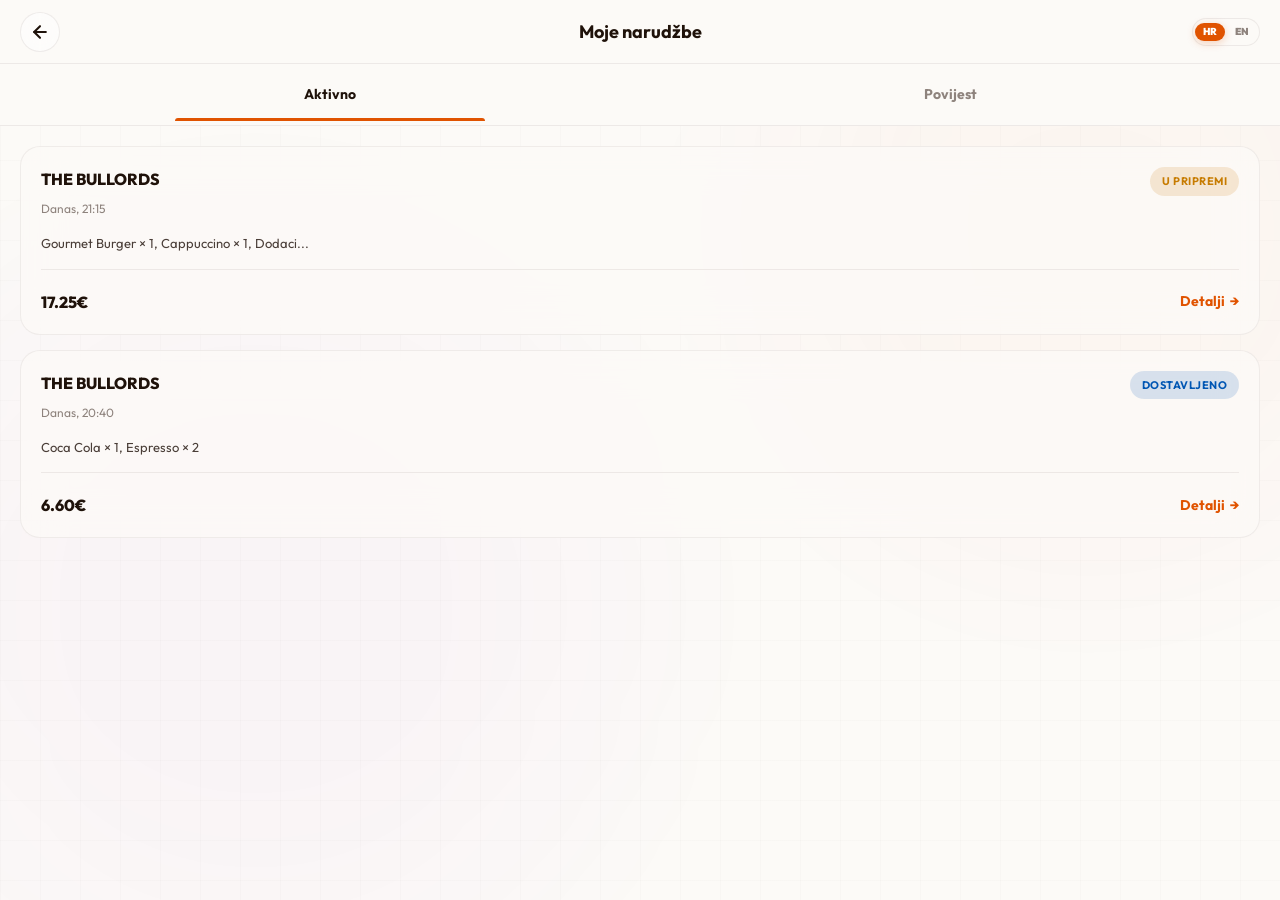
<file: 02-screens/06-orders-list-screen/index.html>
<!DOCTYPE html>
<html lang="hr">
<head>
    <meta charset="UTF-8">
    <meta name="viewport" content="width=device-width, initial-scale=1.0, viewport-fit=cover">
    <title>Taplito - Moje narudžbe</title>
    <!-- Global Design System -->
    <link rel="stylesheet" href="../../global.css">
    <!-- Component Specific Styles -->
    <link rel="stylesheet" href="style.css">
    <script src="../../translations.js"></script>
</head>
<body>

    <!-- Ambient Background Blobs -->
    <div class="ambient-bg">
        <div class="ambient-blob ambient-blob-1"></div>
        <div class="ambient-blob ambient-blob-2"></div>
    </div>
    <div class="cyber-grid"></div>

    <header class="page-header">
        <a href="../02-main-screen/index.html" class="back-btn" aria-label="Natrag">
            <svg width="20" height="20" viewBox="0 0 24 24" fill="none" stroke="currentColor" stroke-width="2.5" stroke-linecap="round" stroke-linejoin="round"><line x1="19" y1="12" x2="5" y2="12"></line><polyline points="12 19 5 12 12 5"></polyline></svg>
        </a>
        <h1 data-i18n="orders_title">Moje narudžbe</h1>
        <!-- Language Selector -->
        <div class="lang-selector" style="position: absolute; right: 20px; top: 50%; transform: translateY(-50%);">
            <span class="lang-pill active" data-lang="hr">HR</span>
            <span class="lang-pill" data-lang="en">EN</span>
        </div>
    </header>

    <div class="orders-tabs">
        <div class="order-tab active" data-tab="active" data-i18n="tab_active">Aktivno</div>
        <div class="order-tab" data-tab="history" data-i18n="tab_history">Povijest</div>
    </div>

    <main class="container">
        <!-- Active Orders List -->
        <div id="activeList" class="orders-list active">
            <!-- Card 1 -->
            <div class="order-card">
                <div class="card-top">
                    <div>
                        <h2>THE BULLORDS</h2>
                        <span class="card-date" data-i18n="date_today_2115">Danas, 21:15</span>
                    </div>
                    <span class="status-badge status-preparing" data-i18n="status_prep">U pripremi</span>
                </div>
                <div class="card-items" data-i18n="items_order1">
                    Gourmet Burger × 1, Cappuccino × 1, Dodaci...
                </div>
                <div class="card-footer">
                    <span class="order-total">17.25€</span>
                    <a href="../07-order-detail-screen/index.html" class="card-cta"><span data-i18n="details_btn">Detalji</span> →</a>
                </div>
            </div>

            <!-- Card 2 -->
            <div class="order-card" style="animation-delay: 0.1s;">
                <div class="card-top">
                    <div>
                        <h2>THE BULLORDS</h2>
                        <span class="card-date" data-i18n="date_today_2040">Danas, 20:40</span>
                    </div>
                    <span class="status-badge status-delivered" data-i18n="status_delivered">Dostavljeno</span>
                </div>
                <div class="card-items" data-i18n="items_order2">
                    Coca Cola × 1, Espresso × 2
                </div>
                <div class="card-footer">
                    <span class="order-total">6.60€</span>
                    <a href="#" class="card-cta"><span data-i18n="details_btn">Detalji</span> →</a>
                </div>
            </div>
        </div>

        <!-- History Orders List -->
        <div id="historyList" class="orders-list">
            <!-- Card History 1 -->
            <div class="order-card">
                <div class="card-top">
                    <div>
                        <h2>THE BULLORDS</h2>
                        <span class="card-date" data-i18n="date_yest_1920">Jučer, 19:20</span>
                    </div>
                    <span class="status-badge status-completed" data-i18n="status_completed">Završeno</span>
                </div>
                <div class="card-items" data-i18n="items_order3">
                    Miješano meso × 1, Pivo 0.5l × 2
                </div>
                <div class="card-footer">
                    <span class="order-total">22.40€</span>
                    <a href="#" class="card-cta"><span data-i18n="reorder_btn">Naruči ponovno</span> →</a>
                </div>
            </div>

            <!-- Card History 2 -->
            <div class="order-card">
                <div class="card-top">
                    <div>
                        <h2>THE BULLORDS</h2>
                        <span class="card-date">08.05.2026, 14:10</span>
                    </div>
                    <span class="status-badge status-cancelled" data-i18n="status_cancelled">Otkazano</span>
                </div>
                <div class="card-items" data-i18n="items_order4">
                    Kava s mlijekom × 1
                </div>
                <div class="card-footer">
                    <span class="order-total">1.80€</span>
                    <a href="#" class="card-cta"><span data-i18n="reorder_btn">Naruči ponovno</span> →</a>
                </div>
            </div>
        </div>

        <!-- Empty State -->
        <div id="emptyState" class="empty-orders" style="display: none;">
            <span class="empty-icon">🧾</span>
            <h3 data-i18n="empty_title">Nemaš još narudžbi</h3>
            <p data-i18n="empty_desc">Tvoja povijest narudžbi je prazna. Vrijeme je da nešto naručiš!</p>
            <a href="../02-main-screen/index.html" class="btn-primary" style="justify-content: center; margin-top: 10px;" data-i18n="open_menu">Otvori meni</a>
        </div>
    </main>

    <!-- Floating Waiter Button (HIDDEN) -->
    <!--
    <button class="waiter-fab" id="waiterBtn" aria-label="Pozovi konobara">🛎️</button>
    -->

    <!-- Waiter Bottom Sheet (HIDDEN) -->
    <!--
    <div class="bottom-sheet-overlay" id="waiterOverlay"></div>
    <div class="bottom-sheet" id="waiterSheet">
        <div class="bottom-sheet-handle"></div>
        <h2 data-i18n="waiter_title">🛎️ Usluga za stolom</h2>
        <p data-i18n="waiter_desc">Odaberite što trebate i konobar stiže za Vaš stol (Stol 12).</p>
        <div class="waiter-options">
            <div class="waiter-option-card" data-action="Pozovi konobara">
                <span class="option-icon">🛎️</span>
                <span class="option-title" data-i18n="waiter_call">Pozovi konobara</span>
            </div>
            <div class="waiter-option-card" data-action="Donesi račun (kartica)">
                <span class="option-icon">💳</span>
                <span class="option-title" data-i18n="waiter_bill_card">Donesi račun (kartica)</span>
            </div>
            <div class="waiter-option-card" data-action="Donesi račun (gotovina)">
                <span class="option-icon">💵</span>
                <span class="option-title" data-i18n="waiter_bill_cash">Donesi račun (gotovina)</span>
            </div>
            <div class="waiter-option-card" data-action="Ponovi zadnju rundu">
                <span class="option-icon">🔁</span>
                <span class="option-title" data-i18n="waiter_repeat">Ponovi rundu</span>
            </div>
        </div>
    </div>
    -->

    <script>
        document.addEventListener('DOMContentLoaded', () => {
            const tabs = document.querySelectorAll('.order-tab');
            const activeList = document.getElementById('activeList');
            const historyList = document.getElementById('historyList');

            tabs.forEach(tab => {
                tab.addEventListener('click', () => {
                    tabs.forEach(t => t.classList.remove('active'));
                    tab.classList.add('active');
                    const isActive = tab.dataset.tab === 'active';
                    activeList.classList.toggle('active', isActive);
                    historyList.classList.toggle('active', !isActive);
                });
            });

            // Waiter Bottom Sheet Logic (HIDDEN)
            /*
            const waiterBtn = document.getElementById('waiterBtn');
            const waiterSheet = document.getElementById('waiterSheet');
            const waiterOverlay = document.getElementById('waiterOverlay');

            if(waiterBtn) {
                waiterBtn.addEventListener('click', () => {
                    waiterSheet.classList.add('active');
                    waiterOverlay.classList.add('active');
                });

                const closeWaiter = () => {
                    waiterSheet.classList.remove('active');
                    waiterOverlay.classList.remove('active');
                };

                waiterOverlay.addEventListener('click', closeWaiter);

                document.querySelectorAll('.waiter-option-card').forEach(card => {
                    card.addEventListener('click', function() {
                        const action = this.getAttribute('data-action');
                        closeWaiter();
                        
                        const toast = document.createElement('div');
                        toast.className = 'toast';
                        const prefix = getTranslation('waiter_sent');
                        toast.textContent = `${prefix}"${action}"`;
                        document.body.appendChild(toast);
                        setTimeout(() => toast.remove(), 2800);
                    });
                });
            }
            */
        });
    </script>

</body>
</html>
</file>
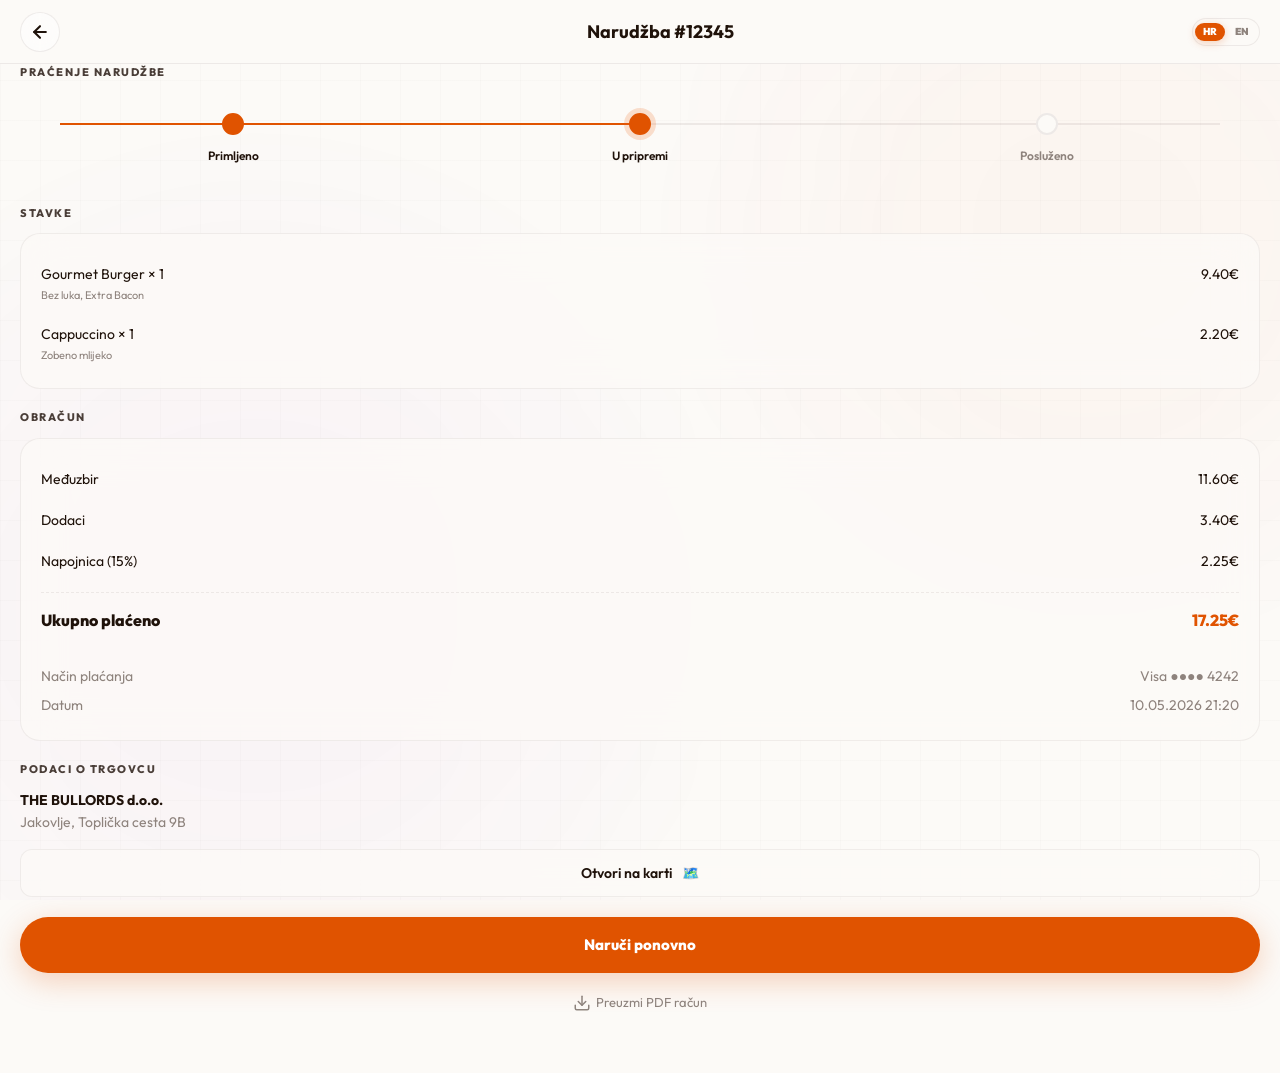
<file: 02-screens/07-order-detail-screen/index.html>
<!DOCTYPE html>
<html lang="hr">
<head>
    <meta charset="UTF-8">
    <meta name="viewport" content="width=device-width, initial-scale=1.0, viewport-fit=cover">
    <title>Taplito - Narudžba #12345</title>
    <!-- Global Design System -->
    <link rel="stylesheet" href="../../global.css">
    <!-- Component Specific Styles -->
    <link rel="stylesheet" href="style.css">
    <style>
        /* Override .page-header margin-right since we have no search icon */
        .page-header h1 { margin-right: 0; }
    </style>
    <script src="../../translations.js"></script>
</head>
<body>

    <!-- Ambient Background Blobs -->
    <div class="ambient-bg">
        <div class="ambient-blob ambient-blob-1"></div>
        <div class="ambient-blob ambient-blob-2"></div>
    </div>
    <div class="cyber-grid"></div>

    <header class="page-header">
        <a href="../06-orders-list-screen/index.html" class="back-btn" aria-label="Natrag">
            <svg width="20" height="20" viewBox="0 0 24 24" fill="none" stroke="currentColor" stroke-width="2.5" stroke-linecap="round" stroke-linejoin="round"><line x1="19" y1="12" x2="5" y2="12"></line><polyline points="12 19 5 12 12 5"></polyline></svg>
        </a>
        <h1 data-i18n="order_id_title">Narudžba #12345</h1>
        <!-- Language Selector -->
        <div class="lang-selector" style="position: absolute; right: 20px; top: 50%; transform: translateY(-50%);">
            <span class="lang-pill active" data-lang="hr">HR</span>
            <span class="lang-pill" data-lang="en">EN</span>
        </div>
    </header>

    <main class="container">
        <!-- Live Tracker -->
        <section>
            <span class="section-label" data-i18n="order_tracking">Praćenje narudžbe</span>
            <div class="tracker-container">
                <div class="tracker-track">
                    <div class="tracker-line">
                        <div class="tracker-line-progress"></div>
                    </div>
                    
                    <div class="tracker-step completed">
                        <div class="step-dot"></div>
                        <span class="step-label" data-i18n="status_received">Primljeno</span>
                    </div>
                    
                    <div class="tracker-step active">
                        <div class="step-dot"></div>
                        <span class="step-label" data-i18n="status_prep">U pripremi</span>
                    </div>
                    
                    <div class="tracker-step">
                        <div class="step-dot"></div>
                        <span class="step-label" data-i18n="status_served">Posluženo</span>
                    </div>
                </div>
            </div>
        </section>

        <!-- Items -->
        <section>
            <span class="section-label" data-i18n="order_items">Stavke</span>
            <div class="detail-box">
                <div class="row">
                    <span data-i18n="item_burger_qty">Gourmet Burger × 1</span>
                    <span>9.40€</span>
                </div>
                <span class="modifier" data-i18n="mod_burger_extra">Bez luka, Extra Bacon</span>
                
                <div class="row" style="margin-top: 10px;">
                    <span data-i18n="item_cappuccino_qty">Cappuccino × 1</span>
                    <span>2.20€</span>
                </div>
                <span class="modifier" data-i18n="cart_mod_cappuccino">Zobeno mlijeko</span>
            </div>
        </section>

        <!-- Billing -->
        <section>
            <span class="section-label" data-i18n="billing">Obračun</span>
            <div class="detail-box">
                <div class="row">
                    <span data-i18n="subtotal">Međuzbir</span>
                    <span>11.60€</span>
                </div>
                <div class="row">
                    <span data-i18n="extras">Dodaci</span>
                    <span>3.40€</span>
                </div>
                <div class="row">
                    <span data-i18n="tip_15">Napojnica (15%)</span>
                    <span>2.25€</span>
                </div>
                <div class="row main">
                    <span data-i18n="total_paid">Ukupno plaćeno</span>
                    <span style="color: var(--primary-orange);">17.25€</span>
                </div>
                
                <div style="margin-top: 20px; font-size: 12px; color: var(--text-muted);">
                    <div class="row" style="padding: 4px 0;">
                        <span data-i18n="pay_method">Način plaćanja</span>
                        <span>Visa ●●●● 4242</span>
                    </div>
                    <div class="row" style="padding: 4px 0;">
                        <span data-i18n="date_label">Datum</span>
                        <span>10.05.2026 21:20</span>
                    </div>
                </div>
            </div>
        </section>

        <!-- Merchant Info -->
        <section>
            <span class="section-label" data-i18n="merchant_info">Podaci o lokalu</span>
            <div style="font-size: 14px; line-height: 1.6;">
                <div style="font-weight: 700;">THE BULLORDS d.o.o.</div>
                <div style="color: var(--text-muted);">Jakovlje, Toplička cesta 9B</div>
                <a href="#" class="map-btn">
                    <span data-i18n="open_map">Otvori na karti</span> 🗺️
                </a>
            </div>
        </section>

        <!-- Footer Actions -->
        <footer class="detail-footer">
            <a href="#" class="order-again-btn" data-i18n="reorder_btn">Naruči ponovno</a>
            <a href="#" class="pdf-link">
                <svg width="18" height="18" viewBox="0 0 24 24" fill="none" stroke="currentColor" stroke-width="2" stroke-linecap="round" stroke-linejoin="round"><path d="M21 15v4a2 2 0 0 1-2 2H5a2 2 0 0 1-2-2v-4"></path><polyline points="7 10 12 15 17 10"></polyline><line x1="12" y1="15" x2="12" y2="3"></line></svg>
                <span data-i18n="download_pdf">Preuzmi PDF račun</span>
            </a>
        </footer>
    </main>

    <!-- Floating Waiter Button (HIDDEN) -->
    <!--
    <button class="waiter-fab" id="waiterBtn" aria-label="Pozovi konobara">🛎️</button>
    -->

    <!-- Waiter Bottom Sheet (HIDDEN) -->
    <!--
    <div class="bottom-sheet-overlay" id="waiterOverlay"></div>
    <div class="bottom-sheet" id="waiterSheet">
        <div class="bottom-sheet-handle"></div>
        <h2 data-i18n="waiter_title">🛎️ Usluga za stolom</h2>
        <p data-i18n="waiter_desc">Odaberite što trebate i konobar stiže za Vaš stol (Stol 12).</p>
        <div class="waiter-options">
            <div class="waiter-option-card" data-action="Pozovi konobara">
                <span class="option-icon">🛎️</span>
                <span class="option-title" data-i18n="waiter_call">Pozovi konobara</span>
            </div>
            <div class="waiter-option-card" data-action="Donesi račun (kartica)">
                <span class="option-icon">💳</span>
                <span class="option-title" data-i18n="waiter_bill_card">Donesi račun (kartica)</span>
            </div>
            <div class="waiter-option-card" data-action="Donesi račun (gotovina)">
                <span class="option-icon">💵</span>
                <span class="option-title" data-i18n="waiter_bill_cash">Donesi račun (gotovina)</span>
            </div>
            <div class="waiter-option-card" data-action="Ponovi zadnju rundu">
                <span class="option-icon">🔁</span>
                <span class="option-title" data-i18n="waiter_repeat">Ponovi rundu</span>
            </div>
        </div>
    </div>
    -->

    <script>
        document.addEventListener('DOMContentLoaded', () => {
            // Waiter Bottom Sheet Logic (HIDDEN)
            /*
            const waiterBtn = document.getElementById('waiterBtn');
            const waiterSheet = document.getElementById('waiterSheet');
            const waiterOverlay = document.getElementById('waiterOverlay');

            if(waiterBtn) {
                waiterBtn.addEventListener('click', () => {
                    waiterSheet.classList.add('active');
                    waiterOverlay.classList.add('active');
                });

                const closeWaiter = () => {
                    waiterSheet.classList.remove('active');
                    waiterOverlay.classList.remove('active');
                };

                waiterOverlay.addEventListener('click', closeWaiter);

                document.querySelectorAll('.waiter-option-card').forEach(card => {
                    card.addEventListener('click', function() {
                        const action = this.getAttribute('data-action');
                        closeWaiter();
                        
                        const toast = document.createElement('div');
                        toast.className = 'toast';
                        const prefix = getTranslation('waiter_sent');
                        toast.textContent = `${prefix}"${action}"`;
                        document.body.appendChild(toast);
                        setTimeout(() => toast.remove(), 2800);
                    });
                });
            }
            */
        });
    </script>
</body>
</html>
</file>
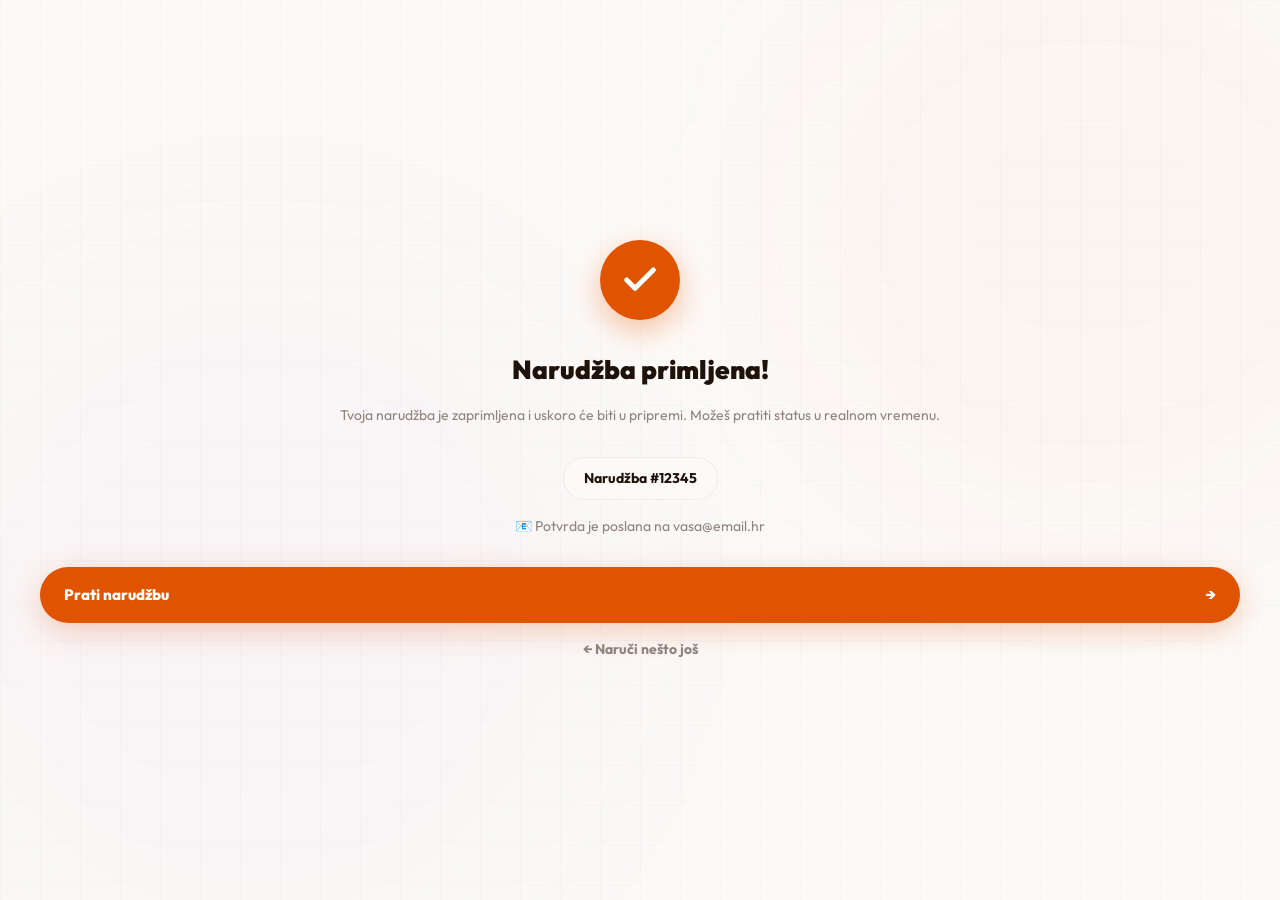
<file: 02-screens/08-success-screen/index.html>
<!DOCTYPE html>
<html lang="hr">
<head>
    <meta charset="UTF-8">
    <meta name="viewport" content="width=device-width, initial-scale=1.0, viewport-fit=cover">
    <title>Taplito - Narudžba potvrđena!</title>
    <!-- Global Design System -->
    <link rel="stylesheet" href="../../global.css">
    <!-- Component Specific Styles -->
    <link rel="stylesheet" href="style.css">
    <script src="../../translations.js"></script>
</head>
<body>

    <!-- Ambient Background Blobs -->
    <div class="ambient-bg">
        <div class="ambient-blob ambient-blob-1"></div>
        <div class="ambient-blob ambient-blob-2"></div>
    </div>
    <div class="cyber-grid"></div>

    <main class="success-container page-transition">
        <div class="checkmark-wrapper">
            <svg viewBox="0 0 24 24" fill="none" stroke="white" stroke-width="3" stroke-linecap="round" stroke-linejoin="round">
                <polyline class="checkmark-path" points="20 6 9 17 4 12"></polyline>
            </svg>
        </div>

        <h1 data-i18n="success_title">Narudžba primljena!</h1>
        <p data-i18n="success_desc">Tvoja narudžba je zaprimljena i uskoro će biti u pripremi. Možeš pratiti status u realnom vremenu.</p>

        <div class="order-id-chip" data-i18n="success_order_id">Narudžba #12345</div>
        <p class="email-info" data-i18n="success_email_info">📧 Potvrda je poslana na vasa@email.hr</p>

        <div class="actions">
            <a href="../07-order-detail-screen/index.html" class="btn-primary track-btn">
                <span data-i18n="track_order">Prati narudžbu</span>
                <span>→</span>
            </a>
            <a href="../02-main-screen/index.html" class="back-to-menu" data-i18n="back_to_menu_extra">← Naruči nešto još</a>
        </div>
    </main>

</body>
</html>
</file>
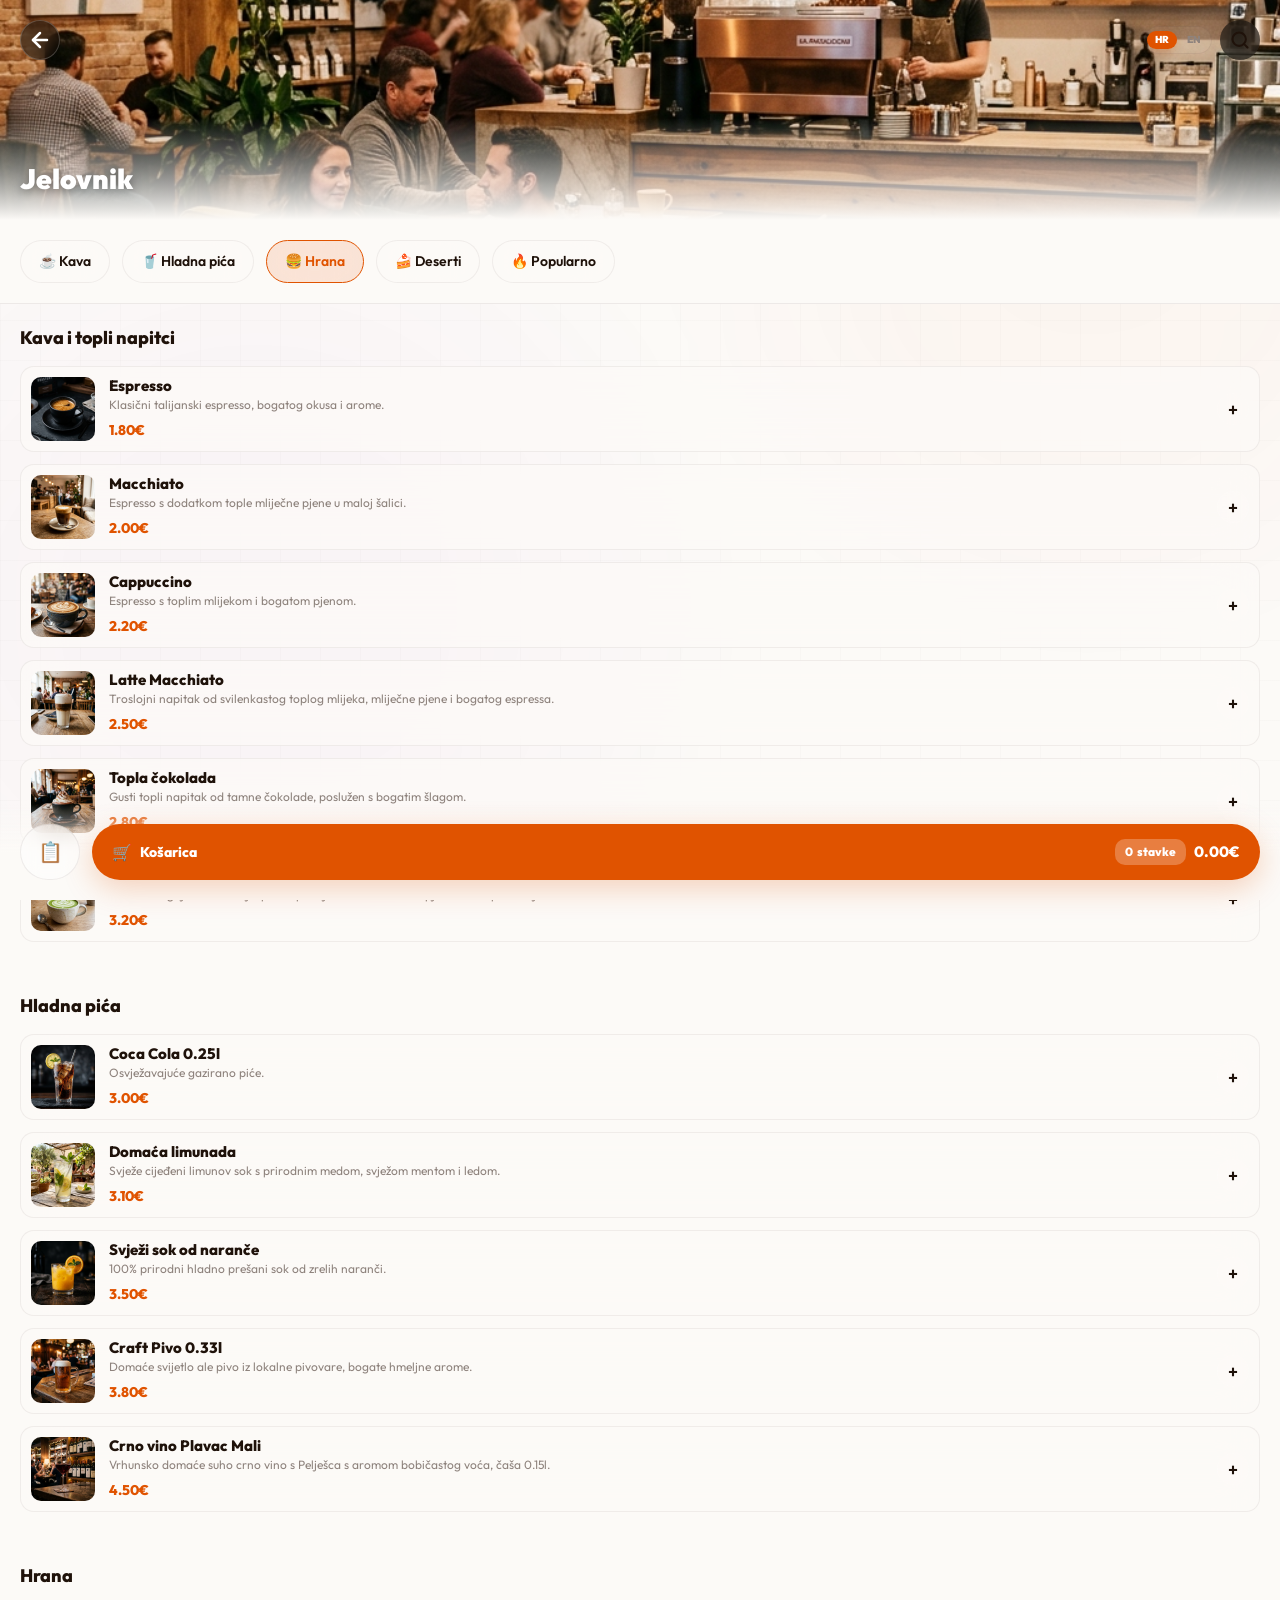
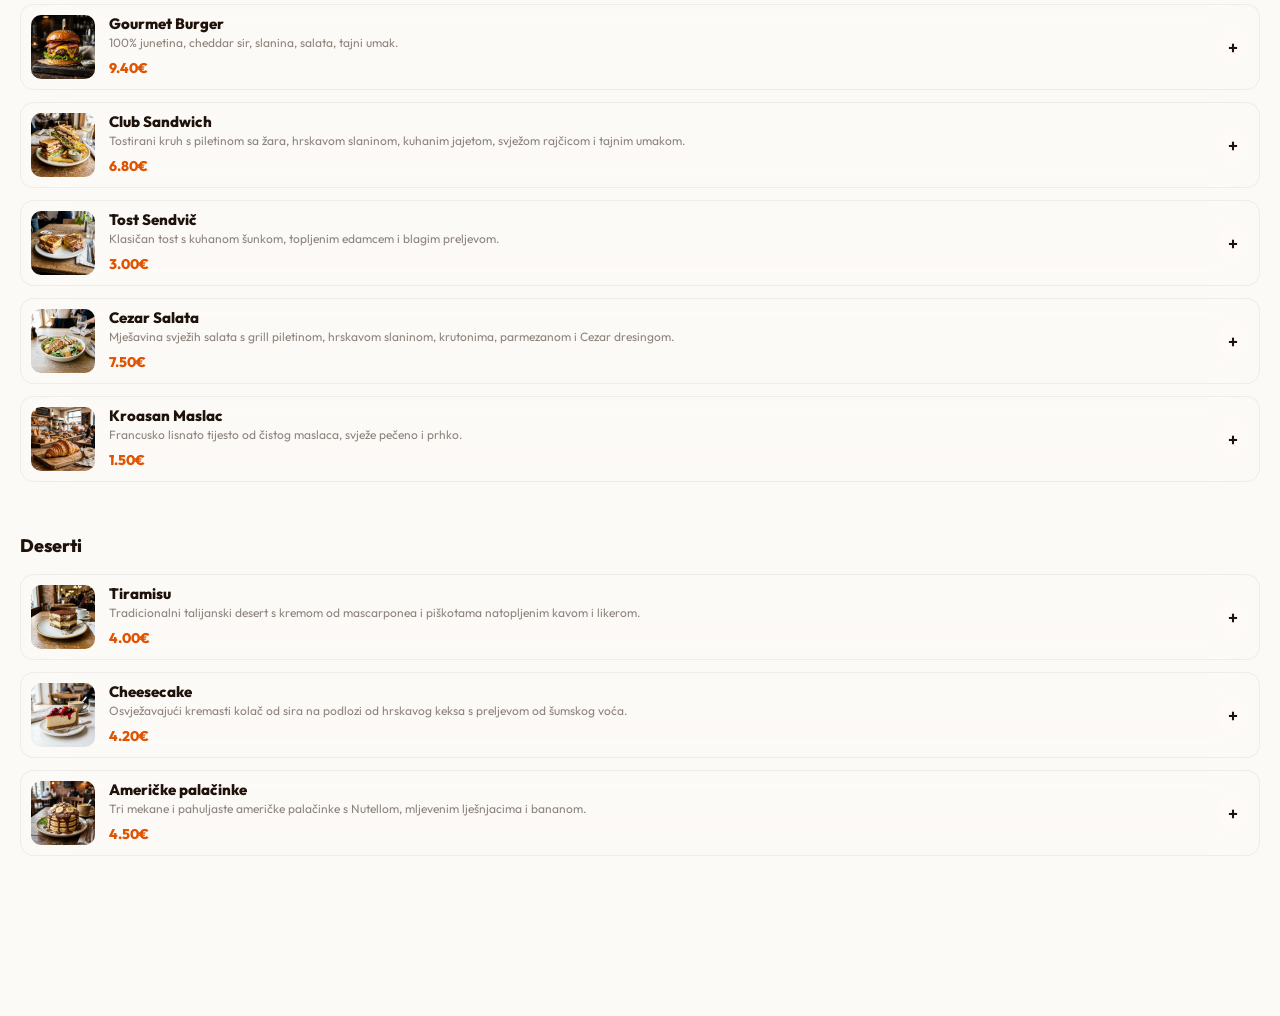
<file: 02-screens/09-menu-screen/index.html>
<!DOCTYPE html>
<html lang="hr">
<head>
    <meta charset="UTF-8">
    <meta name="viewport" content="width=device-width, initial-scale=1.0, viewport-fit=cover">
    <title>Taplito - Meni</title>
    <!-- Global Design System -->
    <link rel="stylesheet" href="../../global.css">
    <!-- Component Specific Styles -->
    <link rel="stylesheet" href="style.css">
    <script src="../../translations.js"></script>
    <script src="../../cart.js"></script>
</head>
<body>

    <!-- Ambient Background Blobs -->
    <div class="ambient-bg">
        <div class="ambient-blob ambient-blob-1"></div>
        <div class="ambient-blob ambient-blob-2"></div>
    </div>
    <div class="cyber-grid"></div>

    <header class="menu-header">
        <a href="../02-main-screen/index.html" class="back-btn">
            <svg width="24" height="24" viewBox="0 0 24 24" fill="none" stroke="currentColor" stroke-width="2.5" stroke-linecap="round" stroke-linejoin="round"><line x1="19" y1="12" x2="5" y2="12"></line><polyline points="12 19 5 12 12 5"></polyline></svg>
        </a>
        <div style="display: flex; align-items: center; gap: 8px;">
            <!-- Language Selector -->
            <div class="lang-selector">
                <span class="lang-pill active" data-lang="hr">HR</span>
                <span class="lang-pill" data-lang="en">EN</span>
            </div>
            <button class="search-btn" aria-label="Pretraži meni">
                <svg width="20" height="20" viewBox="0 0 24 24" fill="none" stroke="currentColor" stroke-width="2.5" stroke-linecap="round" stroke-linejoin="round"><circle cx="11" cy="11" r="8"></circle><line x1="21" y1="21" x2="16.65" y2="16.65"></line></svg>
            </button>
        </div>
    </header>

    <main>
        <!-- Hero Visual -->
        <section class="menu-hero">
            <img src="../02-main-screen/assets/cafe_hero.png" alt="Meni Hero">
            <div class="menu-hero-overlay">
                <h1 data-i18n="menu_hero">Jelovnik</h1>
            </div>
        </section>

        <!-- Category Filters -->
        <nav class="category-filters hide-scrollbar">
            <a href="#kava" class="category-pill active" data-i18n="cat_coffee">
                ☕ Kava
            </a>
            <a href="#pice" class="category-pill" data-i18n="cat_cold_drinks">
                🥤 Hladna pića
            </a>
            <a href="#hrana" class="category-pill" data-i18n="cat_food">
                🍔 Hrana
            </a>
            <a href="#desert" class="category-pill" data-i18n="cat_desserts">
                🍰 Deserti
            </a>
            <a href="#popularno" class="category-pill" data-i18n="cat_popular">
                🔥 Popularno
            </a>
        </nav>

        <!-- Menu Sections -->
        <div style="padding-top: 10px; padding-bottom: 120px;">
            
            <!-- Section 1 -->
            <section id="kava" class="menu-section">
                <h2 class="section-title" data-i18n="sec_coffee">Kava i topli napitci</h2>
                <div class="menu-list">
                    <a href="../03-product-screen/index.html" class="menu-list-item">
                        <img src="../02-main-screen/assets/espresso.png" alt="Espresso" class="item-img">
                        <div class="item-info">
                            <h3 class="item-title" data-i18n="item_espresso">Espresso</h3>
                            <p class="item-desc" data-i18n="desc_espresso">Klasični talijanski espresso, bogatog okusa i arome.</p>
                            <span class="item-price">1.80€</span>
                        </div>
                        <button class="add-btn" aria-label="Dodaj Espresso">+</button>
                    </a>

                    <a href="../03-product-screen/index.html" class="menu-list-item">
                        <img src="assets/macchiato.png" alt="Macchiato" class="item-img">
                        <div class="item-info">
                            <h3 class="item-title" data-i18n="item_macchiato">Macchiato</h3>
                            <p class="item-desc" data-i18n="desc_macchiato">Espresso s dodatkom tople mliječne pjene u maloj šalici.</p>
                            <span class="item-price">2.00€</span>
                        </div>
                        <button class="add-btn" aria-label="Dodaj Macchiato">+</button>
                    </a>

                    <a href="../03-product-screen/index.html" class="menu-list-item">
                        <img src="../03-product-screen/assets/hero.png" alt="Cappuccino" class="item-img">
                        <div class="item-info">
                            <h3 class="item-title" data-i18n="item_cappuccino">Cappuccino</h3>
                            <p class="item-desc" data-i18n="desc_cappuccino">Espresso s toplim mlijekom i bogatom pjenom.</p>
                            <span class="item-price">2.20€</span>
                        </div>
                        <button class="add-btn" aria-label="Dodaj Cappuccino">+</button>
                    </a>

                    <a href="../03-product-screen/index.html" class="menu-list-item">
                        <img src="assets/latte_macchiato.png" alt="Latte Macchiato" class="item-img">
                        <div class="item-info">
                            <h3 class="item-title" data-i18n="item_latte">Latte Macchiato</h3>
                            <p class="item-desc" data-i18n="desc_latte">Troslojni napitak od svilenkastog toplog mlijeka, mliječne pjene i bogatog espressa.</p>
                            <span class="item-price">2.50€</span>
                        </div>
                        <button class="add-btn" aria-label="Dodaj Latte Macchiato">+</button>
                    </a>

                    <a href="../03-product-screen/index.html" class="menu-list-item">
                        <img src="assets/topla_cokolada.png" alt="Topla čokolada" class="item-img">
                        <div class="item-info">
                            <h3 class="item-title" data-i18n="item_hot_choc">Topla čokolada</h3>
                            <p class="item-desc" data-i18n="desc_hot_choc">Gusti topli napitak od tamne čokolade, poslužen s bogatim šlagom.</p>
                            <span class="item-price">2.80€</span>
                        </div>
                        <button class="add-btn" aria-label="Dodaj Toplu čokoladu">+</button>
                    </a>

                    <a href="../03-product-screen/index.html" class="menu-list-item">
                        <img src="assets/matcha_latte.png" alt="Matcha Latte" class="item-img">
                        <div class="item-info">
                            <h3 class="item-title" data-i18n="item_matcha">Matcha Latte</h3>
                            <p class="item-desc" data-i18n="desc_matcha">Ekološki uzgojen zeleni čaj u prahu pomiješan s baršunasto pjenastim toplim mlijekom.</p>
                            <span class="item-price">3.20€</span>
                        </div>
                        <button class="add-btn" aria-label="Dodaj Matcha Latte">+</button>
                    </a>
                </div>
            </section>

            <!-- Section 2 -->
            <section id="pice" class="menu-section">
                <h2 class="section-title" data-i18n="sec_cold_drinks">Hladna pića</h2>
                <div class="menu-list">
                    <a href="#" class="menu-list-item">
                        <img src="../02-main-screen/assets/coca_cola.png" alt="Coca Cola" class="item-img">
                        <div class="item-info">
                            <h3 class="item-title" data-i18n="item_cola">Coca Cola 0.25l</h3>
                            <p class="item-desc" data-i18n="desc_cola">Osvježavajuće gazirano piće.</p>
                            <span class="item-price">3.00€</span>
                        </div>
                        <button class="add-btn" aria-label="Dodaj Coca Cola">+</button>
                    </a>

                    <a href="#" class="menu-list-item">
                        <img src="assets/limunada.png" alt="Domaća limunada" class="item-img">
                        <div class="item-info">
                            <h3 class="item-title" data-i18n="item_lemonade">Domaća limunada</h3>
                            <p class="item-desc" data-i18n="desc_lemonade">Svježe cijeđeni limunov sok s prirodnim medom, svježom mentom i ledom.</p>
                            <span class="item-price">3.10€</span>
                        </div>
                        <button class="add-btn" aria-label="Dodaj Domaću limunadu">+</button>
                    </a>

                    <a href="#" class="menu-list-item">
                        <img src="assets/orange_juice.png" alt="Svježi sok od naranče" class="item-img">
                        <div class="item-info">
                            <h3 class="item-title" data-i18n="item_orange">Svježi sok od naranče</h3>
                            <p class="item-desc" data-i18n="desc_orange">100% prirodni hladno prešani sok od zrelih naranči.</p>
                            <span class="item-price">3.50€</span>
                        </div>
                        <button class="add-btn" aria-label="Dodaj Svježi sok od naranče">+</button>
                    </a>

                    <a href="#" class="menu-list-item">
                        <img src="assets/craft_beer.png" alt="Craft Pivo 0.33l" class="item-img">
                        <div class="item-info">
                            <h3 class="item-title" data-i18n="item_beer">Craft Pivo 0.33l</h3>
                            <p class="item-desc" data-i18n="desc_beer">Domaće svijetlo ale pivo iz lokalne pivovare, bogate hmeljne arome.</p>
                            <span class="item-price">3.80€</span>
                        </div>
                        <button class="add-btn" aria-label="Dodaj Craft Pivo">+</button>
                    </a>

                    <a href="#" class="menu-list-item">
                        <img src="assets/crno_vino.png" alt="Crno vino Plavac Mali" class="item-img">
                        <div class="item-info">
                            <h3 class="item-title" data-i18n="item_wine">Crno vino Plavac Mali</h3>
                            <p class="item-desc" data-i18n="desc_wine">Vrhunsko domaće suho crno vino s Pelješca s aromom bobičastog voća, čaša 0.15l.</p>
                            <span class="item-price">4.50€</span>
                        </div>
                        <button class="add-btn" aria-label="Dodaj Crno vino Plavac Mali">+</button>
                    </a>
                </div>
            </section>

            <!-- Section 3 -->
            <section id="hrana" class="menu-section">
                <h2 class="section-title" data-i18n="sec_food">Hrana</h2>
                <div class="menu-list">
                    <a href="../03-product-screen/index_food_v2.html" class="menu-list-item">
                        <img src="../03-product-screen/assets/burger_v2.png" alt="Gourmet Burger" class="item-img">
                        <div class="item-info">
                            <h3 class="item-title" data-i18n="item_burger">Gourmet Burger</h3>
                            <p class="item-desc" data-i18n="desc_burger_short">100% junetina, cheddar sir, slanina, salata, tajni umak.</p>
                            <span class="item-price">9.40€</span>
                        </div>
                        <button class="add-btn" aria-label="Dodaj Gourmet Burger">+</button>
                    </a>

                    <a href="../03-product-screen/index_food_v2.html" class="menu-list-item">
                        <img src="assets/club_sandwich.png" alt="Club Sandwich" class="item-img">
                        <div class="item-info">
                            <h3 class="item-title" data-i18n="item_club">Club Sandwich</h3>
                            <p class="item-desc" data-i18n="desc_club">Tostirani kruh s piletinom sa žara, hrskavom slaninom, kuhanim jajetom, svježom rajčicom i tajnim umakom.</p>
                            <span class="item-price">6.80€</span>
                        </div>
                        <button class="add-btn" aria-label="Dodaj Club Sandwich">+</button>
                    </a>

                    <a href="../03-product-screen/index_food_v2.html" class="menu-list-item">
                        <img src="assets/tost_sandwich.png" alt="Tost Sendvič" class="item-img">
                        <div class="item-info">
                            <h3 class="item-title" data-i18n="item_toast">Tost Sendvič</h3>
                            <p class="item-desc" data-i18n="desc_toast">Klasičan tost s kuhanom šunkom, topljenim edamcem i blagim preljevom.</p>
                            <span class="item-price">3.00€</span>
                        </div>
                        <button class="add-btn" aria-label="Dodaj Tost Sendvič">+</button>
                    </a>

                    <a href="../03-product-screen/index_food_v2.html" class="menu-list-item">
                        <img src="assets/cezar_salata.png" alt="Cezar Salata" class="item-img">
                        <div class="item-info">
                            <h3 class="item-title" data-i18n="item_caesar">Cezar Salata</h3>
                            <p class="item-desc" data-i18n="desc_caesar">Mješavina svježih salata s grill piletinom, hrskavom slaninom, krutonima, parmezanom i Cezar dresingom.</p>
                            <span class="item-price">7.50€</span>
                        </div>
                        <button class="add-btn" aria-label="Dodaj Cezar Salata">+</button>
                    </a>

                    <a href="../03-product-screen/index_food_v2.html" class="menu-list-item">
                        <img src="assets/kroasan_maslac.png" alt="Kroasan Maslac" class="item-img">
                        <div class="item-info">
                            <h3 class="item-title" data-i18n="item_croissant">Kroasan Maslac</h3>
                            <p class="item-desc" data-i18n="desc_croissant">Francusko lisnato tijesto od čistog maslaca, svježe pečeno i prhko.</p>
                            <span class="item-price">1.50€</span>
                        </div>
                        <button class="add-btn" aria-label="Dodaj Kroasan Maslac">+</button>
                    </a>
                </div>
            </section>

            <!-- Section 4 -->
            <section id="desert" class="menu-section">
                <h2 class="section-title" data-i18n="sec_desserts">Deserti</h2>
                <div class="menu-list">
                    <a href="../03-product-screen/index_food_v2.html" class="menu-list-item">
                        <img src="assets/tiramisu.png" alt="Tiramisu" class="item-img">
                        <div class="item-info">
                            <h3 class="item-title" data-i18n="item_tiramisu">Tiramisu</h3>
                            <p class="item-desc" data-i18n="desc_tiramisu">Tradicionalni talijanski desert s kremom od mascarponea i piškotama natopljenim kavom i likerom.</p>
                            <span class="item-price">4.00€</span>
                        </div>
                        <button class="add-btn" aria-label="Dodaj Tiramisu">+</button>
                    </a>

                    <a href="../03-product-screen/index_food_v2.html" class="menu-list-item">
                        <img src="assets/cheesecake.png" alt="Cheesecake" class="item-img">
                        <div class="item-info">
                            <h3 class="item-title" data-i18n="item_cheesecake">Cheesecake</h3>
                            <p class="item-desc" data-i18n="desc_cheesecake">Osvježavajući kremasti kolač od sira na podlozi od hrskavog keksa s preljevom od šumskog voća.</p>
                            <span class="item-price">4.20€</span>
                        </div>
                        <button class="add-btn" aria-label="Dodaj Cheesecake">+</button>
                    </a>

                    <a href="../03-product-screen/index_food_v2.html" class="menu-list-item">
                        <img src="assets/pancakes.png" alt="Američke palačinke" class="item-img">
                        <div class="item-info">
                            <h3 class="item-title" data-i18n="item_pancakes">Američke palačinke</h3>
                            <p class="item-desc" data-i18n="desc_pancakes">Tri mekane i pahuljaste američke palačinke s Nutellom, mljevenim lješnjacima i bananom.</p>
                            <span class="item-price">4.50€</span>
                        </div>
                        <button class="add-btn" aria-label="Dodaj Američke palačinke">+</button>
                    </a>
                </div>
            </section>

        </div>
    </main>

    <!-- Bottom Actions Container -->
    <div class="bottom-actions-container">
        <a href="../06-orders-list-screen/index.html" class="order-status-btn">
            <span style="font-size: 20px;">📋</span>
        </a>
        <a href="../04-summary-screen/index.html" class="cart-fab">
            <div style="display: flex; align-items: center; gap: 8px;">
                <span>🛒</span>
                <span style="font-size: 14px;" data-i18n="cart_title">Košarica</span>
            </div>
            <div style="display: flex; align-items: center; gap: 8px;">
                <span class="cart-count">0 <span data-i18n="cart_items">stavke</span></span>
                <span class="cart-amount" style="font-size: 15px;">0.00€</span>
            </div>
        </a>
    </div>

    <!-- Floating Waiter Button (HIDDEN) -->
    <!--
    <button class="waiter-fab" id="waiterBtn" aria-label="Pozovi konobara">🛎️</button>
    -->

    <!-- Waiter Bottom Sheet (HIDDEN) -->
    <!--
    <div class="bottom-sheet-overlay" id="waiterOverlay"></div>
    <div class="bottom-sheet" id="waiterSheet">
        <div class="bottom-sheet-handle"></div>
        <h2 data-i18n="waiter_title">🛎️ Usluga za stolom</h2>
        <p data-i18n="waiter_desc">Odaberite što trebate i konobar stiže za Vaš stol (Stol 12).</p>
        <div class="waiter-options">
            <div class="waiter-option-card" data-action="Pozovi konobara">
                <span class="option-icon">🛎️</span>
                <span class="option-title" data-i18n="waiter_call">Pozovi konobara</span>
            </div>
            <div class="waiter-option-card" data-action="Donesi račun (kartica)">
                <span class="option-icon">💳</span>
                <span class="option-title" data-i18n="waiter_bill_card">Donesi račun (kartica)</span>
            </div>
            <div class="waiter-option-card" data-action="Donesi račun (gotovina)">
                <span class="option-icon">💵</span>
                <span class="option-title" data-i18n="waiter_bill_cash">Donesi račun (gotovina)</span>
            </div>
            <div class="waiter-option-card" data-action="Ponovi zadnju rundu">
                <span class="option-icon">🔁</span>
                <span class="option-title" data-i18n="waiter_repeat">Ponovi rundu</span>
            </div>
        </div>
    </div>
    -->

    <script>
        // Category filters with smooth scroll
        const pills = document.querySelectorAll('.category-pill');
        const sections = document.querySelectorAll('.menu-section');
        
        pills.forEach(pill => {
            pill.addEventListener('click', function(e) {
                e.preventDefault();
                pills.forEach(p => p.classList.remove('active'));
                this.classList.add('active');
                
                const targetId = this.getAttribute('href').slice(1);
                const target = document.getElementById(targetId);
                if (target) {
                    const offset = document.querySelector('.category-filters').offsetHeight + 10;
                    window.scrollTo({
                        top: target.offsetTop - offset,
                        behavior: 'smooth'
                    });
                }
            });
        });

        // Scroll spy for active pill
        let spyTicking = false;
        window.addEventListener('scroll', () => {
            if (!spyTicking) {
                requestAnimationFrame(() => {
                    const offset = document.querySelector('.category-filters').offsetHeight + 60;
                    let current = '';
                    
                    sections.forEach(section => {
                        if (window.scrollY >= section.offsetTop - offset) {
                            current = section.id;
                        }
                    });
                    
                    if (current) {
                        pills.forEach(p => {
                            p.classList.toggle('active', p.getAttribute('href') === '#' + current);
                        });
                    }
                    spyTicking = false;
                });
                spyTicking = true;
            }
        });

        // Add to cart
        document.querySelectorAll('.add-btn').forEach(btn => {
            btn.addEventListener('click', function(e) {
                e.preventDefault();
                e.stopPropagation();
                
                // Read product info
                const itemInfo = this.parentElement.querySelector('.item-info');
                const titleEl = itemInfo.querySelector('.item-title');
                const priceEl = itemInfo.querySelector('.item-price');
                
                const id = titleEl.getAttribute('data-i18n');
                const price = parseFloat(priceEl.textContent.replace('€', ''));

                Cart.addItem({
                    id: id,
                    nameKey: id,
                    price: price,
                    qty: 1,
                    modifiers: []
                });
                
                this.style.background = 'var(--status-success)';
                this.innerHTML = '✓';
                this.style.transform = 'scale(0.85)';
                
                setTimeout(() => {
                    this.style.transform = 'scale(1.1)';
                    setTimeout(() => this.style.transform = '', 100);
                }, 80);
                
                setTimeout(() => {
                    this.style.background = '';
                    this.innerHTML = '+';
                }, 800);
            });
        });

        // Waiter Bottom Sheet Logic (HIDDEN)
        /*
        const waiterBtn = document.getElementById('waiterBtn');
        const waiterSheet = document.getElementById('waiterSheet');
        const waiterOverlay = document.getElementById('waiterOverlay');

        if(waiterBtn) {
            waiterBtn.addEventListener('click', () => {
                waiterSheet.classList.add('active');
                waiterOverlay.classList.add('active');
            });

            const closeWaiter = () => {
                waiterSheet.classList.remove('active');
                waiterOverlay.classList.remove('active');
            };

            waiterOverlay.addEventListener('click', closeWaiter);

            document.querySelectorAll('.waiter-option-card').forEach(card => {
                card.addEventListener('click', function() {
                    const action = this.getAttribute('data-action');
                    closeWaiter();
                    
                    const toast = document.createElement('div');
                    toast.className = 'toast';
                    const prefix = getTranslation('waiter_sent');
                    toast.textContent = `${prefix}"${action}"`;
                    document.body.appendChild(toast);
                    setTimeout(() => toast.remove(), 2800);
                });
            });
        }
        */
    </script>
    <script src="../../demo-popup.js"></script>
</body>
</html>
</file>
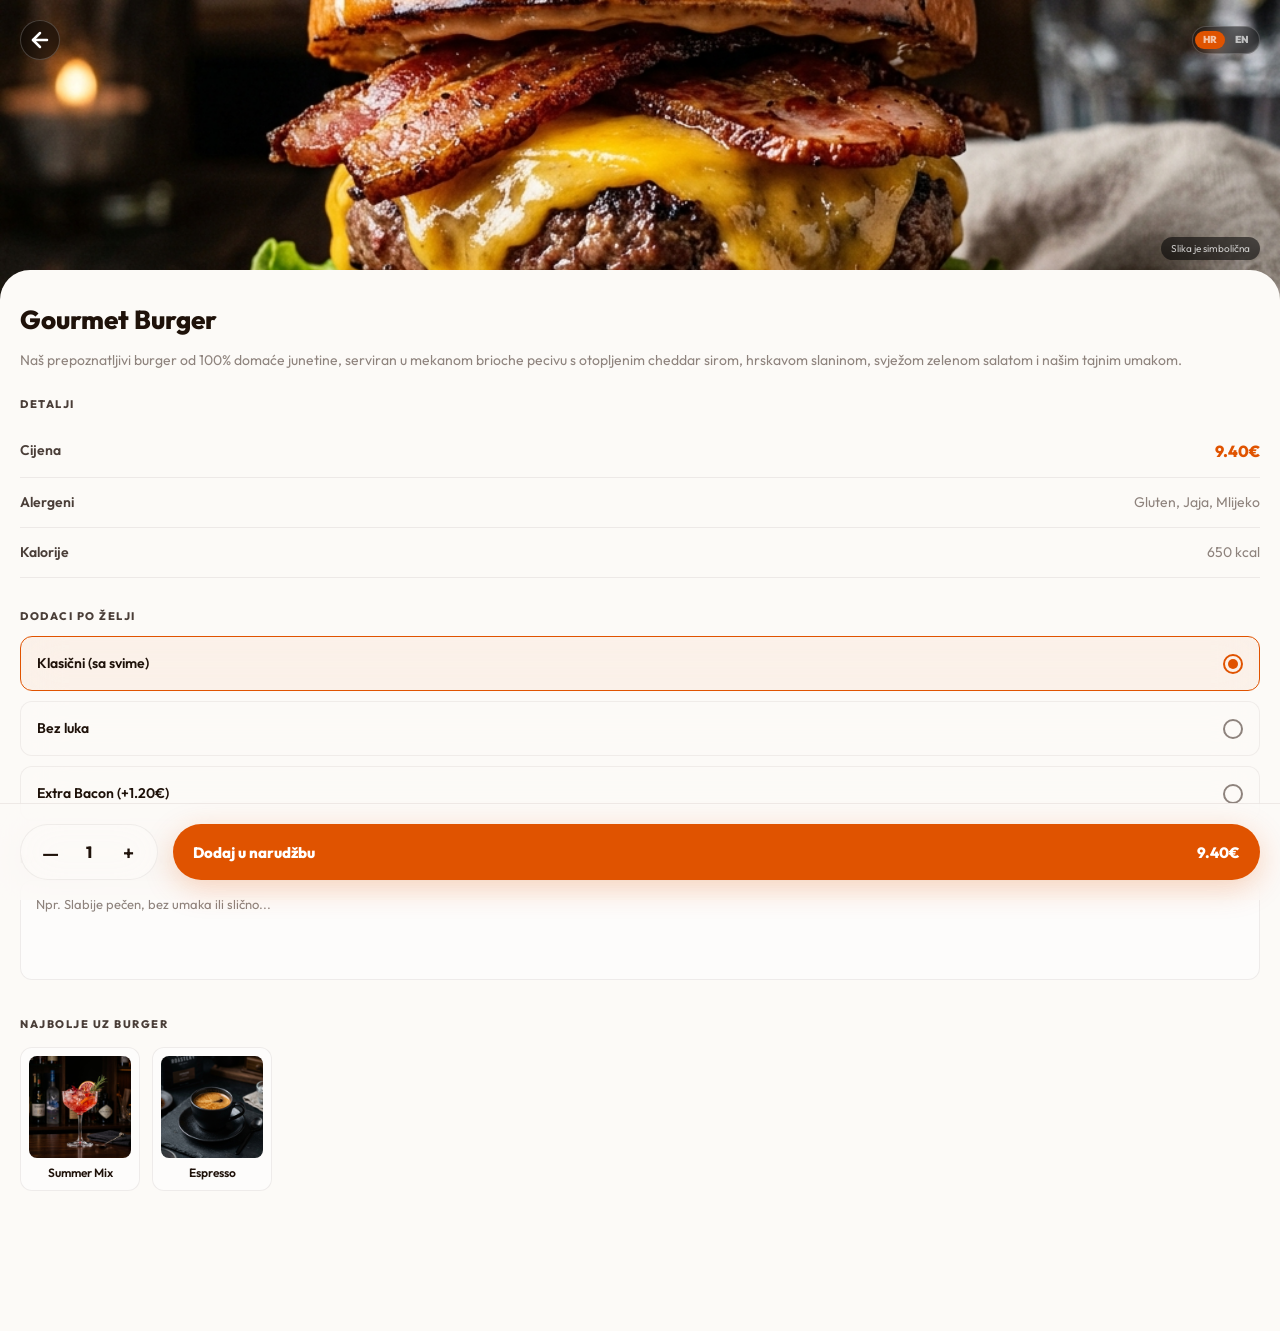
<file: 02-screens/03-product-screen/index_food_v2.html>
<!DOCTYPE html>
<html lang="hr">
<head>
    <meta charset="UTF-8">
    <meta name="viewport" content="width=device-width, initial-scale=1.0, viewport-fit=cover">
    <title>Taplito - Gourmet Burger</title>
    <!-- Global Design System -->
    <link rel="stylesheet" href="../../global.css">
    <!-- Component Specific Styles -->
    <link rel="stylesheet" href="style.css">
    <script src="../../translations.js"></script>
    <script src="../../cart.js"></script>
</head>
<body>

    <!-- Ambient Background Blobs -->
    <div class="ambient-bg">
        <div class="ambient-blob ambient-blob-1"></div>
        <div class="ambient-blob ambient-blob-2"></div>
    </div>
    <div class="cyber-grid"></div>

    <main>
        <!-- Hero Section -->
        <section class="product-hero">
            <div class="hero-top-bar" style="position: absolute; top: 20px; left: 20px; right: 20px; display: flex; justify-content: space-between; align-items: center; z-index: 10;">
                <a href="../02-main-screen/index.html" class="back-btn" style="position: static;">
                    <svg width="24" height="24" viewBox="0 0 24 24" fill="none" stroke="currentColor" stroke-width="2.5" stroke-linecap="round" stroke-linejoin="round"><line x1="19" y1="12" x2="5" y2="12"></line><polyline points="12 19 5 12 12 5"></polyline></svg>
                </a>
                <!-- Language Selector -->
                <div class="lang-selector" style="background: rgba(0, 0, 0, 0.45); border-color: rgba(255, 255, 255, 0.2); backdrop-filter: blur(8px); -webkit-backdrop-filter: blur(8px);">
                    <span class="lang-pill active" data-lang="hr" style="color: rgba(255, 255, 255, 0.65);">HR</span>
                    <span class="lang-pill" data-lang="en" style="color: rgba(255, 255, 255, 0.65);">EN</span>
                </div>
            </div>
            <img src="assets/burger_v2.png" alt="Gourmet Burger">
            <span class="image-disclaimer" data-i18n="image_disclaimer">Slika je simbolična</span>
        </section>

        <!-- Product Content -->
        <div class="product-content">
            <h1 class="product-title" data-i18n="item_burger">Gourmet Burger</h1>
            <p class="product-description" data-i18n="desc_burger_long">
                Naš prepoznatljivi burger od 100% domaće junetine, serviran u mekanom brioche pecivu s otopljenim cheddar sirom, hrskavom slaninom, svježom zelenom salatom i našim tajnim umakom.
            </p>

            <section>
                <span class="section-label" data-i18n="details">Detalji</span>
                <div class="details-row">
                    <span data-i18n="price">Cijena</span>
                    <span class="price-val">9.40€</span>
                </div>
                <div class="details-row">
                    <span data-i18n="allergens">Alergeni</span>
                    <span class="val" data-i18n="allergens_burger">Gluten, Jaja, Mlijeko</span>
                </div>
                <div class="details-row">
                    <span data-i18n="calories">Kalorije</span>
                    <span class="val" style="color: var(--text-muted);">650 kcal</span>
                </div>
            </section>

            <!-- Modifiers -->
            <section class="modifier-group">
                <span class="section-label" data-i18n="mod_extras">Dodaci po želji</span>
                <div class="radio-item active" data-mod-price="0" data-mod-key="mod_burger_classic">
                    <span data-i18n="mod_burger_classic">Klasični (sa svime)</span>
                    <div class="radio-circle"></div>
                </div>
                <div class="radio-item" data-mod-price="0" data-mod-key="mod_burger_no_onion">
                    <span data-i18n="mod_burger_no_onion">Bez luka</span>
                    <div class="radio-circle"></div>
                </div>
                <div class="radio-item" data-mod-price="1.20" data-mod-key="mod_burger_bacon">
                    <span data-i18n="mod_burger_bacon">Extra Bacon (+1.20€)</span>
                    <div class="radio-circle"></div>
                </div>
            </section>

            <!-- Note -->
            <section class="note-area" style="margin-bottom: 20px;">
                <span class="section-label" data-i18n="note_kitchen">Napomena za kuhinju</span>
                <textarea data-i18n="note_kitchen_ph" placeholder="Npr. Slabije pečen, bez umaka ili slično..."></textarea>
            </section>

            <!-- Upsell -->
            <section class="upsell-section">
                <span class="section-label" data-i18n="upsell_burger">Najbolje uz burger</span>
                <div class="upsell-container">
                    <div class="upsell-card">
                        <img src="assets/upsell2.png" alt="Cocktail">
                        <span>Summer Mix</span>
                    </div>
                    <div class="upsell-card">
                        <img src="assets/upsell3.png" alt="Espresso">
                        <span data-i18n="item_espresso">Espresso</span>
                    </div>
                </div>
            </section>
        </div>
    </main>

    <!-- Sticky Footer -->
    <footer class="product-footer">
        <div class="qty-selector">
            <button class="qty-btn" id="minus">—</button>
            <span class="qty-val" id="qty">1</span>
            <button class="qty-btn" id="plus">+</button>
        </div>
        <button class="add-to-order-btn">
            <span data-i18n="add_to_order">Dodaj u narudžbu</span>
            <span id="btn-price">9.40€</span>
        </button>
    </footer>

    <!-- Floating Waiter Button (HIDDEN) -->
    <!--
    <button class="waiter-fab" id="waiterBtn" aria-label="Pozovi konobara">🛎️</button>
    -->

    <!-- Waiter Bottom Sheet (HIDDEN) -->
    <!--
    <div class="bottom-sheet-overlay" id="waiterOverlay"></div>
    <div class="bottom-sheet" id="waiterSheet">
        <div class="bottom-sheet-handle"></div>
        <h2 data-i18n="waiter_title">🛎️ Usluga za stolom</h2>
        <p data-i18n="waiter_desc">Odaberite što trebate i konobar stiže za Vaš stol (Stol 12).</p>
        <div class="waiter-options">
            <div class="waiter-option-card" data-action="Pozovi konobara">
                <span class="option-icon">🛎️</span>
                <span class="option-title" data-i18n="waiter_call">Pozovi konobara</span>
            </div>
            <div class="waiter-option-card" data-action="Donesi račun (kartica)">
                <span class="option-icon">💳</span>
                <span class="option-title" data-i18n="waiter_bill_card">Donesi račun (kartica)</span>
            </div>
            <div class="waiter-option-card" data-action="Donesi račun (gotovina)">
                <span class="option-icon">💵</span>
                <span class="option-title" data-i18n="waiter_bill_cash">Donesi račun (gotovina)</span>
            </div>
            <div class="waiter-option-card" data-action="Ponovi zadnju rundu">
                <span class="option-icon">🔁</span>
                <span class="option-title" data-i18n="waiter_repeat">Ponovi rundu</span>
            </div>
        </div>
    </div>
    -->

    <script>
        document.addEventListener('DOMContentLoaded', () => {
            // Radio items toggle
            const items = document.querySelectorAll('.radio-item');
            items.forEach(item => {
                item.addEventListener('click', () => {
                    items.forEach(i => i.classList.remove('active'));
                    item.classList.add('active');
                    updateQty();
                });
            });

            // Qty control
            let qty = 1;
            const basePrice = 9.40;
            const qtyLabel = document.getElementById('qty');
            const btnPrice = document.getElementById('btn-price');

            document.getElementById('plus').addEventListener('click', () => {
                qty++;
                updateQty();
            });

            document.getElementById('minus').addEventListener('click', () => {
                if(qty > 1) {
                    qty--;
                    updateQty();
                }
            });

            function updateQty() {
                const activeMod = document.querySelector('.radio-item.active');
                const modPrice = parseFloat(activeMod.getAttribute('data-mod-price'));
                const totalUnit = basePrice + modPrice;
                
                qtyLabel.textContent = qty;
                btnPrice.textContent = (qty * totalUnit).toFixed(2) + '€';
            }
            
            document.querySelector('.add-to-order-btn').addEventListener('click', () => {
                const activeMod = document.querySelector('.radio-item.active');
                const modKey = activeMod.getAttribute('data-mod-key');
                const mods = modKey === 'mod_burger_classic' ? [] : [{
                    key: modKey,
                    price: parseFloat(activeMod.getAttribute('data-mod-price'))
                }];
                
                Cart.addItem({
                    id: 'item_burger',
                    nameKey: 'item_burger',
                    price: basePrice,
                    qty: qty,
                    modifiers: mods
                });
                
                window.location.href = '../04-summary-screen/index.html';
            });

            // 3D Tilt effect on product image
            const hero = document.querySelector('.product-hero');
            const img = document.querySelector('.product-hero img');
            if (hero && img) {
                img.style.transition = 'transform 0.1s ease-out';
                
                hero.addEventListener('mousemove', (e) => {
                    const rect = hero.getBoundingClientRect();
                    const x = e.clientX - rect.left - rect.width / 2;
                    const y = e.clientY - rect.top - rect.height / 2;
                    
                    const rotX = -(y / (rect.height / 2)) * 12;
                    const rotY = (x / (rect.width / 2)) * 12;
                    
                    img.style.transform = `perspective(1000px) rotateX(${rotX}deg) rotateY(${rotY}deg) scale(1.06)`;
                });
                
                hero.addEventListener('mouseleave', () => {
                    img.style.transition = 'transform 0.5s ease';
                    img.style.transform = 'perspective(1000px) rotateX(0deg) rotateY(0deg) scale(1)';
                });
            }

            // Waiter Bottom Sheet Logic (HIDDEN)
            /*
            const waiterBtn = document.getElementById('waiterBtn');
            const waiterSheet = document.getElementById('waiterSheet');
            const waiterOverlay = document.getElementById('waiterOverlay');

            if(waiterBtn) {
                waiterBtn.addEventListener('click', () => {
                    waiterSheet.classList.add('active');
                    waiterOverlay.classList.add('active');
                });

                const closeWaiter = () => {
                    waiterSheet.classList.remove('active');
                    waiterOverlay.classList.remove('active');
                };

                waiterOverlay.addEventListener('click', closeWaiter);

                document.querySelectorAll('.waiter-option-card').forEach(card => {
                    card.addEventListener('click', function() {
                        const action = this.getAttribute('data-action');
                        closeWaiter();
                        
                        const toast = document.createElement('div');
                        toast.className = 'toast';
                        const prefix = getTranslation('waiter_sent');
                        toast.textContent = `${prefix}"${action}"`;
                        document.body.appendChild(toast);
                        setTimeout(() => toast.remove(), 2800);
                    });
                });
            }
            */
        });
    </script>

</body>
</html>
</file>
<file: global.css>
/* ==========================================================================
   TAPLITO V4 — UNIFIED GLOBAL DESIGN SYSTEM
   Centralized tokens, components, utilities & transitions
   ========================================================================== */

@import url('https://fonts.googleapis.com/css2?family=Outfit:wght@300;400;500;600;700;800;900&display=swap');

@import url('theme.css');

:root {
    /* --- Typography --- */
    --font-primary: 'Outfit', sans-serif;
    
    /* --- Dimensions --- */
    --header-height: 64px;
    --footer-height: 96px;
    --safe-bottom: env(safe-area-inset-bottom, 0px);
    --border-radius-sm: 8px;
    --border-radius-md: 12px;
    --border-radius-lg: 20px;
    --border-radius-xl: 24px;
    --border-radius-pill: 100px;
    
    /* --- Text on images (always white for readability) --- */
    --text-on-image: #FFFFFF;
    --text-on-image-muted: rgba(255, 255, 255, 0.85);
    --overlay-dark: rgba(0, 0, 0, 0.5);
    --overlay-gradient-dark: rgba(0, 0, 0, 0.65);
    
    /* --- Transitions --- */
    --ease-out-expo: cubic-bezier(0.16, 1, 0.3, 1);
    --ease-out-back: cubic-bezier(0.34, 1.56, 0.64, 1);
    --ease-spring: cubic-bezier(0.22, 1, 0.36, 1);
    --duration-fast: 200ms;
    --duration-normal: 300ms;
    --duration-slow: 500ms;
    --duration-page: 400ms;
}



/* ==========================================================================
   BASE RESET
   ========================================================================== */

* {
    margin: 0;
    padding: 0;
    box-sizing: border-box;
    -webkit-tap-highlight-color: transparent;
}

html {
    scroll-behavior: smooth;
    -webkit-font-smoothing: antialiased;
    -moz-osx-font-smoothing: grayscale;
}

body {
    font-family: var(--font-primary);
    background-color: var(--bg-color);
    color: var(--text-main);
    line-height: 1.5;
    overflow-x: hidden;
    min-height: 100vh;
    min-height: 100dvh;
}

img {
    display: block;
    max-width: 100%;
}

a {
    text-decoration: none;
    color: inherit;
}

button {
    font-family: inherit;
    cursor: pointer;
    border: none;
    background: none;
    color: inherit;
}

/* ==========================================================================
   LAYOUT UTILITIES
   ========================================================================== */

.container {
    padding: 0 20px;
}

/* ==========================================================================
   SHARED COMPONENT: Section Label
   ========================================================================== */

.section-label {
    font-size: 11px;
    font-weight: 800;
    letter-spacing: 1.5px;
    color: var(--text-secondary);
    text-transform: uppercase;
    margin-bottom: 12px;
    display: block;
}

/* ==========================================================================
   SHARED COMPONENT: Glass Panel
   ========================================================================== */

.glass-panel {
    background: var(--glass-bg);
    backdrop-filter: blur(16px);
    -webkit-backdrop-filter: blur(16px);
    border: 1px solid var(--border-color);
}

/* ==========================================================================
   SHARED COMPONENT: Sticky Page Header (inner pages)
   ========================================================================== */

.page-header {
    height: var(--header-height);
    display: flex;
    align-items: center;
    padding: 0 20px;
    position: sticky;
    top: 0;
    background: var(--bg-color);
    z-index: 100;
    border-bottom: 1px solid var(--border-color);
}

.page-header h1 {
    font-size: 18px;
    font-weight: 700;
    flex: 1;
    text-align: center;
    /* offset for back button so title is truly centered */
    margin-right: 40px;
}

/* ==========================================================================
   SHARED COMPONENT: Back Button
   ========================================================================== */

.back-btn {
    width: 40px;
    height: 40px;
    background: var(--card-bg);
    backdrop-filter: blur(10px);
    -webkit-backdrop-filter: blur(10px);
    border: 1px solid var(--border-color);
    border-radius: 50%;
    display: flex;
    align-items: center;
    justify-content: center;
    color: var(--text-main);
    text-decoration: none;
    flex-shrink: 0;
    transition: background var(--duration-fast) ease, 
                transform var(--duration-fast) ease;
}

.back-btn:active {
    transform: scale(0.92);
    background: var(--border-color-hover);
}

/* ==========================================================================
   SHARED COMPONENT: Primary CTA Button
   ========================================================================== */

.btn-primary {
    width: 100%;
    height: 56px;
    background: var(--primary-orange);
    color: white;
    border: none;
    border-radius: var(--border-radius-pill);
    font-family: inherit;
    font-size: 15px;
    font-weight: 800;
    display: flex;
    justify-content: space-between;
    align-items: center;
    padding: 0 24px;
    gap: 8px;
    box-shadow: var(--shadow-btn);
    text-decoration: none;
    cursor: pointer;
    transition: transform var(--duration-fast) var(--ease-out-expo),
                box-shadow var(--duration-normal) ease,
                background var(--duration-fast) ease;
}

.btn-primary:hover {
    background: var(--primary-orange-hover);
    box-shadow: 0 10px 35px rgba(239, 105, 30, 0.5);
}

.btn-primary:active {
    transform: scale(0.97);
}

.btn-primary.disabled,
.btn-primary:disabled {
    opacity: 0.4;
    pointer-events: none;
}

.btn-primary.loading {
    color: transparent;
    pointer-events: none;
    position: relative;
}

.btn-primary.loading::after {
    content: "";
    position: absolute;
    width: 24px;
    height: 24px;
    border: 3px solid rgba(255,255,255,0.3);
    border-radius: 50%;
    border-top-color: white;
    animation: spin 0.8s linear infinite;
}

/* ==========================================================================
   SHARED COMPONENT: Secondary Button (Ghost / Subtle)
   ========================================================================== */

.btn-secondary {
    width: 100%;
    height: 56px;
    background: var(--card-bg);
    color: var(--text-main);
    border: 1.5px solid var(--border-color);
    border-radius: var(--border-radius-pill);
    font-family: inherit;
    font-size: 15px;
    font-weight: 700;
    display: flex;
    justify-content: center;
    align-items: center;
    gap: 8px;
    text-decoration: none;
    cursor: pointer;
    transition: transform var(--duration-fast) var(--ease-out-expo),
                border-color var(--duration-normal) ease;
}

.btn-secondary:hover {
    border-color: var(--border-color-hover);
}

.btn-secondary:active {
    transform: scale(0.97);
}

/* ==========================================================================
   SHARED COMPONENT: Sticky Footer
   ========================================================================== */

.page-footer {
    position: fixed;
    bottom: 0;
    left: 0;
    width: 100%;
    padding: 20px;
    padding-bottom: calc(20px + var(--safe-bottom));
    background: var(--glass-bg);
    backdrop-filter: blur(20px);
    -webkit-backdrop-filter: blur(20px);
    border-top: 1px solid var(--border-color);
    z-index: 1000;
}

/* ==========================================================================
   SHARED COMPONENT: FAB Bottom Bar (30/70 split)
   ========================================================================== */

.bottom-actions-container {
    position: fixed;
    bottom: 0;
    left: 0;
    width: 100%;
    padding: 20px;
    padding-bottom: calc(20px + var(--safe-bottom));
    background: linear-gradient(to top, var(--bg-color) 50%, transparent 100%);
    display: flex;
    gap: 12px;
    z-index: 1000;
    pointer-events: none;
}

.bottom-actions-container > * {
    pointer-events: auto;
}

.order-status-btn {
    flex: 0 0 60px;
    height: 56px;
    background: var(--card-bg);
    border: 1px solid var(--border-color);
    border-radius: var(--border-radius-pill);
    display: flex;
    justify-content: center;
    align-items: center;
    backdrop-filter: blur(10px);
    -webkit-backdrop-filter: blur(10px);
    text-decoration: none;
    color: var(--text-main);
    transition: border-color var(--duration-normal) ease,
                transform var(--duration-fast) var(--ease-out-expo);
    animation: slideUp 0.6s var(--ease-out-expo);
}

.order-status-btn:active {
    transform: scale(0.95);
}

.cart-fab {
    flex: 1;
    height: 56px;
    background: var(--primary-orange);
    color: white;
    border-radius: var(--border-radius-pill);
    display: flex;
    justify-content: space-between;
    align-items: center;
    padding: 0 20px;
    text-decoration: none;
    font-weight: 800;
    box-shadow: var(--shadow-btn);
    transition: transform var(--duration-fast) var(--ease-out-expo),
                box-shadow var(--duration-normal) ease;
    animation: slideUp 0.7s var(--ease-out-expo);
}

.cart-fab:active {
    transform: scale(0.97);
}

.cart-count {
    background: rgba(255,255,255,0.25);
    padding: 4px 10px;
    border-radius: 10px;
    font-size: 12px;
    font-weight: 800;
    white-space: nowrap;
    display: flex;
    align-items: center;
    gap: 4px;
}

/* ==========================================================================
   SHARED COMPONENT: Order Status Pill (spinner inside status btn)
   ========================================================================== */

.status-icon-wrapper {
    position: relative;
    width: 32px;
    height: 32px;
    display: flex;
    align-items: center;
    justify-content: center;
}

.spinner {
    position: absolute;
    top: 0;
    left: 0;
    width: 100%;
    height: 100%;
    border: 2px solid transparent;
    border-top-color: var(--primary-orange);
    border-radius: 50%;
    animation: spin 1s linear infinite;
}

/* ==========================================================================
   SHARED COMPONENT: Textarea
   ========================================================================== */

textarea {
    width: 100%;
    background: var(--card-bg);
    border: 1px solid var(--border-color);
    border-radius: var(--border-radius-md);
    color: var(--text-main);
    padding: 15px;
    font-family: inherit;
    font-size: 14px;
    resize: none;
    min-height: 100px;
    outline: none;
    transition: border-color var(--duration-normal) ease;
}

textarea:focus {
    border-color: var(--primary-orange);
}

textarea::placeholder {
    color: var(--text-muted);
    font-size: 13px;
}

/* ==========================================================================
   SHARED COMPONENT: Upsell Cards
   ========================================================================== */

.upsell-section {
    margin-top: 30px;
}

.upsell-container,
.upsell-scroll {
    display: flex;
    gap: 12px;
    overflow-x: auto;
    scrollbar-width: none;
    margin-top: 15px;
    padding-bottom: 10px;
    -webkit-overflow-scrolling: touch;
}

.upsell-container::-webkit-scrollbar,
.upsell-scroll::-webkit-scrollbar {
    display: none;
}

.upsell-card {
    flex: 0 0 120px;
    background: var(--card-bg);
    border: 1px solid var(--border-color);
    border-radius: var(--border-radius-md);
    padding: 8px;
    text-align: center;
    position: relative;
    transition: border-color var(--duration-normal) ease,
                transform var(--duration-fast) var(--ease-out-expo);
}

.upsell-card:active {
    transform: scale(0.96);
}

.upsell-card img {
    width: 100%;
    aspect-ratio: 1;
    border-radius: 8px;
    object-fit: cover;
    margin-bottom: 6px;
}

.upsell-card span {
    font-size: 12px;
    font-weight: 600;
    display: block;
    white-space: nowrap;
    overflow: hidden;
    text-overflow: ellipsis;
}

.upsell-add-btn {
    position: absolute;
    top: 4px;
    right: 4px;
    width: 24px;
    height: 24px;
    background: var(--primary-orange);
    border: none;
    border-radius: 50%;
    color: white;
    font-size: 16px;
    display: flex;
    align-items: center;
    justify-content: center;
    box-shadow: 0 2px 8px rgba(0,0,0,0.3);
    transition: transform var(--duration-fast) ease,
                background var(--duration-fast) ease;
}

.upsell-add-btn:active {
    transform: scale(0.85);
}

/* ==========================================================================
   PAGE TRANSITION SYSTEM
   ========================================================================== */

.page-transition {
    animation: pageEnter var(--duration-page) var(--ease-out-expo) both;
}

.page-transition-slide {
    animation: pageSlideIn var(--duration-page) var(--ease-out-expo) both;
}

.page-transition-scale {
    animation: pageScaleIn var(--duration-page) var(--ease-out-expo) both;
}

/* Stagger children for sequential reveal */
.stagger-children > * {
    opacity: 0;
    animation: staggerIn var(--duration-slow) var(--ease-out-expo) both;
}

.stagger-children > *:nth-child(1) { animation-delay: 0.05s; }
.stagger-children > *:nth-child(2) { animation-delay: 0.1s; }
.stagger-children > *:nth-child(3) { animation-delay: 0.15s; }
.stagger-children > *:nth-child(4) { animation-delay: 0.2s; }
.stagger-children > *:nth-child(5) { animation-delay: 0.25s; }
.stagger-children > *:nth-child(6) { animation-delay: 0.3s; }
.stagger-children > *:nth-child(7) { animation-delay: 0.35s; }
.stagger-children > *:nth-child(8) { animation-delay: 0.4s; }

/* ==========================================================================
   GLOBAL ANIMATIONS
   ========================================================================== */

@keyframes slideUp {
    from { opacity: 0; transform: translateY(40px); }
    to   { opacity: 1; transform: translateY(0); }
}

@keyframes fadeIn {
    from { opacity: 0; }
    to   { opacity: 1; }
}

@keyframes fadeInUp {
    from { opacity: 0; transform: translateY(20px); }
    to   { opacity: 1; transform: translateY(0); }
}

@keyframes fadeInDown {
    from { opacity: 0; transform: translateY(-20px); }
    to   { opacity: 1; transform: translateY(0); }
}

@keyframes pageEnter {
    from { opacity: 0; transform: translateY(16px); }
    to   { opacity: 1; transform: translateY(0); }
}

@keyframes pageSlideIn {
    from { opacity: 0; transform: translateX(30px); }
    to   { opacity: 1; transform: translateX(0); }
}

@keyframes pageScaleIn {
    from { opacity: 0; transform: scale(0.96); }
    to   { opacity: 1; transform: scale(1); }
}

@keyframes staggerIn {
    from { opacity: 0; transform: translateY(12px); }
    to   { opacity: 1; transform: translateY(0); }
}

@keyframes scaleUp {
    from { transform: scale(0); }
    to   { transform: scale(1); }
}

@keyframes spin {
    0%   { transform: rotate(0deg); }
    100% { transform: rotate(360deg); }
}

@keyframes pulse {
    0%   { box-shadow: 0 0 0 0 rgba(239, 105, 30, 0.4); }
    70%  { box-shadow: 0 0 0 12px rgba(239, 105, 30, 0); }
    100% { box-shadow: 0 0 0 0 rgba(239, 105, 30, 0); }
}

@keyframes shimmer {
    0%   { background-position: -200% 0; }
    100% { background-position: 200% 0; }
}

/* ==========================================================================
   TOAST NOTIFICATION
   ========================================================================== */

.toast {
    position: fixed;
    top: 80px;
    left: 50%;
    transform: translateX(-50%);
    background: var(--text-main);
    color: var(--bg-color);
    padding: 12px 24px;
    border-radius: var(--border-radius-pill);
    font-size: 14px;
    font-weight: 600;
    z-index: 10000;
    box-shadow: var(--shadow-lg);
    animation: toastIn 0.35s var(--ease-out-expo), 
               toastOut 0.35s ease 2.2s forwards;
    pointer-events: none;
}

@keyframes toastIn {
    from { opacity: 0; transform: translate(-50%, -20px) scale(0.95); }
    to   { opacity: 1; transform: translate(-50%, 0) scale(1); }
}

@keyframes toastOut {
    from { opacity: 1; transform: translate(-50%, 0); }
    to   { opacity: 0; transform: translate(-50%, -10px); }
}

/* ==========================================================================
   FOCUS & ACCESSIBILITY
   ========================================================================== */

:focus-visible {
    outline: 2px solid var(--primary-orange);
    outline-offset: 2px;
}

/* Hide scrollbars globally for overflow-x scroll areas */
.hide-scrollbar {
    scrollbar-width: none;
    -ms-overflow-style: none;
}

.hide-scrollbar::-webkit-scrollbar {
    display: none;
}

/* ==========================================================================
   TAPLITO V5 — ADVANCED FUTURISTIC STYLES
   ========================================================================== */

/* --- V5 Background Ambient Blobs --- */
.ambient-bg {
    position: fixed;
    top: 0;
    left: 0;
    width: 100vw;
    height: 100vh;
    z-index: -2;
    overflow: hidden;
    pointer-events: none;
    background: var(--bg-color);
}

.ambient-blob {
    position: absolute;
    border-radius: 50%;
    filter: blur(120px);
    opacity: 0.75;
    animation: floatBlob 25s infinite alternate ease-in-out;
}

.ambient-blob-1 {
    top: -10%;
    right: -10%;
    width: 50vw;
    height: 50vw;
    background: var(--blob-1);
    animation-duration: 20s;
}

.ambient-blob-2 {
    bottom: -10%;
    left: -10%;
    width: 60vw;
    height: 60vw;
    background: var(--blob-2);
    animation-duration: 28s;
    animation-delay: -5s;
}

@keyframes floatBlob {
    0% { transform: translate(0, 0) scale(1); }
    50% { transform: translate(8%, 12%) scale(1.08); }
    100% { transform: translate(-4%, -4%) scale(0.96); }
}

/* --- Call Waiter Floating Button --- */
.waiter-fab {
    position: fixed;
    right: 20px;
    bottom: 95px; /* Above the cart FAB */
    width: 56px;
    height: 56px;
    border-radius: 50%;
    background: var(--glass-bg);
    backdrop-filter: blur(var(--glass-blur));
    -webkit-backdrop-filter: blur(var(--glass-blur));
    border: 1px solid var(--glass-border);
    color: var(--primary-orange);
    display: flex;
    align-items: center;
    justify-content: center;
    font-size: 22px;
    box-shadow: var(--shadow-md);
    z-index: 999;
    cursor: pointer;
    transition: all var(--duration-fast) var(--ease-out-back);
    animation: bounceIn 0.8s var(--ease-out-back) 0.5s both;
    pointer-events: auto !important;
}
.waiter-fab:hover {
    transform: scale(1.1) translateY(-2px);
    border-color: var(--primary-orange);
    box-shadow: var(--shadow-glow);
}
.waiter-fab:active {
    transform: scale(0.9);
}

@keyframes bounceIn {
    from { opacity: 0; transform: scale(0.3); }
    to { opacity: 1; transform: scale(1); }
}

/* --- Bottom Sheet Modal --- */
.bottom-sheet {
    position: fixed;
    bottom: 0;
    left: 0;
    width: 100%;
    background: var(--glass-bg);
    backdrop-filter: blur(var(--glass-blur));
    -webkit-backdrop-filter: blur(var(--glass-blur));
    border-top: 1px solid var(--glass-border);
    border-radius: 24px 24px 0 0;
    z-index: 2000;
    transform: translateY(100%);
    transition: transform 0.4s var(--ease-out-expo);
    padding: 24px;
    padding-bottom: calc(24px + var(--safe-bottom));
    box-shadow: var(--shadow-lg);
}
.bottom-sheet.active {
    transform: translateY(0);
}

.bottom-sheet-overlay {
    position: fixed;
    top: 0;
    left: 0;
    width: 100%;
    height: 100%;
    background: rgba(0, 0, 0, 0.5);
    backdrop-filter: blur(4px);
    -webkit-backdrop-filter: blur(4px);
    z-index: 1999;
    opacity: 0;
    pointer-events: none;
    transition: opacity 0.3s ease;
}
.bottom-sheet-overlay.active {
    opacity: 1;
    pointer-events: auto;
}

.bottom-sheet-handle {
    width: 40px;
    height: 5px;
    background: var(--border-color-hover);
    border-radius: 10px;
    margin: 0 auto 20px;
}

.bottom-sheet h2 {
    font-size: 18px;
    font-weight: 800;
    margin-bottom: 8px;
    text-align: center;
}

.bottom-sheet p {
    font-size: 13px;
    color: var(--text-muted);
    text-align: center;
    margin-bottom: 20px;
}

.waiter-options {
    display: grid;
    grid-template-columns: repeat(2, 1fr);
    gap: 12px;
}

.waiter-option-card {
    background: var(--card-bg);
    border: 1px solid var(--border-color);
    border-radius: var(--border-radius-soft);
    padding: 16px;
    text-align: center;
    cursor: pointer;
    transition: all var(--duration-fast) ease;
}
.waiter-option-card:active {
    transform: scale(0.96);
    border-color: var(--primary-orange);
    background: rgba(255, 107, 0, 0.05);
}
.waiter-option-card .option-icon {
    font-size: 26px;
    margin-bottom: 8px;
    display: block;
}
.waiter-option-card .option-title {
    font-size: 12px;
    font-weight: 700;
    color: var(--text-main);
}

/* --- Slide to Pay Widget --- */
.slide-pay-container {
    position: relative;
    width: 100%;
    height: 56px;
    background: var(--card-bg);
    border: 1px solid var(--border-color);
    border-radius: 28px;
    overflow: hidden;
    display: flex;
    align-items: center;
    justify-content: center;
}

.slide-pay-text {
    font-size: 13px;
    font-weight: 800;
    letter-spacing: 0.5px;
    color: var(--text-secondary);
    user-select: none;
    pointer-events: none;
    z-index: 1;
    animation: shimmerText 2s infinite linear;
}

@keyframes shimmerText {
    0% { opacity: 0.5; }
    50% { opacity: 1; }
    100% { opacity: 0.5; }
}

.slide-pay-bg {
    position: absolute;
    top: 0;
    left: 0;
    height: 100%;
    width: 56px;
    background: var(--primary-orange);
    border-radius: 28px;
    z-index: 2;
    display: flex;
    align-items: center;
    justify-content: flex-end;
    padding-right: 6px;
}

.slide-pay-handle {
    width: 44px;
    height: 44px;
    background: white;
    border-radius: 50%;
    display: flex;
    align-items: center;
    justify-content: center;
    color: var(--primary-orange);
    font-size: 18px;
    cursor: grab;
    box-shadow: 0 4px 10px rgba(0, 0, 0, 0.15);
    user-select: none;
    z-index: 3;
}
.slide-pay-handle:active {
    cursor: grabbing;
}

/* --- Split Bill Widget --- */
.split-bill-card {
    background: var(--card-bg);
    border: 1px solid var(--border-color);
    border-radius: var(--border-radius-soft);
    padding: 16px;
    margin-top: 16px;
    display: flex;
    flex-direction: column;
    gap: 12px;
}

.split-header {
    display: flex;
    justify-content: space-between;
    align-items: center;
}

.split-title {
    font-size: 14px;
    font-weight: 700;
}

.split-selector {
    display: flex;
    align-items: center;
    justify-content: center;
    gap: 16px;
}

.split-btn {
    width: 36px;
    height: 36px;
    border-radius: 50%;
    background: var(--border-color);
    color: var(--text-main);
    font-size: 18px;
    font-weight: 700;
    display: flex;
    align-items: center;
    justify-content: center;
    cursor: pointer;
    transition: all 0.2s ease;
}
.split-btn:active {
    transform: scale(0.9);
    background: var(--primary-orange);
    color: white;
}

.split-count {
    font-size: 20px;
    font-weight: 800;
    color: var(--primary-orange);
    min-width: 30px;
    text-align: center;
}

.split-result {
    border-top: 1px dashed var(--border-color);
    padding-top: 12px;
    display: flex;
    justify-content: space-between;
    align-items: center;
}

.split-result-text {
    font-size: 12px;
    color: var(--text-muted);
}

.split-result-value {
    font-size: 16px;
    font-weight: 800;
    color: var(--text-main);
}

/* --- Language Switcher --- */
.lang-selector {
    display: flex;
    background: rgba(255, 255, 255, 0.05);
    border: 1px solid var(--border-color);
    padding: 2px;
    border-radius: var(--border-radius-pill);
    gap: 2px;
    align-items: center;
    height: 28px;
    flex-shrink: 0;
}
.lang-pill {
    font-size: 10px;
    font-weight: 900;
    padding: 4px 8px;
    border-radius: var(--border-radius-pill);
    cursor: pointer;
    transition: all var(--duration-fast) ease;
    color: var(--text-muted);
    user-select: none;
    line-height: 1;
}
.lang-pill.active {
    background: var(--primary-orange);
    color: #FFFFFF;
    box-shadow: 0 2px 8px rgba(224, 83, 0, 0.25);
}

/* --- Cyber Grid Background Overlay --- */
.cyber-grid {
    position: fixed;
    top: 0;
    left: 0;
    width: 100vw;
    height: 100vh;
    z-index: -1;
    background-size: 40px 40px;
    background-image: 
        linear-gradient(to right, rgba(31, 18, 10, 0.015) 1px, transparent 1px),
        linear-gradient(to bottom, rgba(31, 18, 10, 0.015) 1px, transparent 1px);
    pointer-events: none;
}
</file>
<file: 02-screens/01-error-screen/style.css>
/* Error Screen — Component Styles
   Uses: .btn-primary from global.css
   ========================================================================== */

.error-container {
    height: 100vh;
    height: 100dvh;
    display: flex;
    flex-direction: column;
    align-items: center;
    justify-content: center;
    padding: 0 40px;
    text-align: center;
    animation: pageEnter var(--duration-page) var(--ease-out-expo);
}

.error-logo {
    font-size: 28px;
    font-weight: 900;
    letter-spacing: -1px;
    margin-bottom: 50px;
    position: absolute;
    top: 60px;
    background: linear-gradient(135deg, var(--text-main), var(--primary-orange));
    -webkit-background-clip: text;
    -webkit-text-fill-color: transparent;
}

.error-img {
    width: 200px;
    height: 200px;
    object-fit: contain;
    margin-bottom: 30px;
    filter: drop-shadow(0 20px 40px rgba(0,0,0,0.3));
    animation: scaleUp 0.6s var(--ease-out-expo);
}

.error-container h1 {
    font-size: 24px;
    font-weight: 800;
    margin-bottom: 15px;
    color: var(--text-main);
    animation: fadeInUp 0.5s var(--ease-out-expo) 0.2s both;
}

.error-container p {
    color: var(--text-muted);
    font-size: 14px;
    line-height: 1.6;
    margin-bottom: 40px;
    animation: fadeInUp 0.5s var(--ease-out-expo) 0.3s both;
}

.error-actions {
    width: 100%;
    display: flex;
    flex-direction: column;
    align-items: center;
    gap: 16px;
    animation: fadeInUp 0.5s var(--ease-out-expo) 0.4s both;
}

/* Uses .btn-primary from global.css */
.retry-btn {
    justify-content: center;
}

.support-link {
    color: var(--text-muted);
    font-size: 14px;
    font-weight: 700;
    text-decoration: none;
    transition: color var(--duration-fast) ease;
}

.support-link:hover {
    color: var(--text-main);
}
</file>
<file: 02-screens/02-main-screen/style.css>
/* Main Screen — Component Styles
   Uses: global.css for .bottom-actions-container, .cart-fab,
         .order-status-btn, .cart-count, .status-icon-wrapper, .spinner
   ========================================================================== */

/* --- Fixed Header (floating over hero) --- */
.header {
    position: fixed;
    top: 0;
    left: 0;
    width: 100%;
    z-index: 100;
    height: var(--header-height);
    display: flex;
    align-items: center;
    /* gradient so it blends over hero image */
    background: linear-gradient(to bottom, rgba(0,0,0,0.6), transparent);
    transition: background var(--duration-normal) ease;
}

.header.scrolled {
    background: var(--glass-bg);
    backdrop-filter: blur(16px);
    -webkit-backdrop-filter: blur(16px);
    border-bottom: 1px solid var(--border-color);
}

.header-logo {
    font-weight: 900;
    font-size: 22px;
    letter-spacing: -0.5px;
    /* Always white over hero, even in light mode */
    color: var(--text-on-image);
    flex: 1;
}

.header.scrolled .header-logo {
    background: linear-gradient(to right, var(--text-main), var(--primary-orange));
    -webkit-background-clip: text;
    -webkit-text-fill-color: transparent;
}

/* Table badge — over hero: always dark + white text */
.table-badge {
    background: var(--overlay-dark);
    backdrop-filter: blur(8px);
    -webkit-backdrop-filter: blur(8px);
    border: 1px solid rgba(255,255,255,0.2);
    padding: 6px 12px;
    border-radius: var(--border-radius-pill);
    font-size: 13px;
    font-weight: 600;
    display: flex;
    align-items: center;
    gap: 6px;
    color: var(--text-on-image);
}

/* After scroll: adapt to theme */
.header.scrolled .table-badge {
    background: var(--card-bg);
    border-color: var(--border-color);
    color: var(--text-main);
}

.search-icon {
    width: 40px;
    height: 40px;
    display: flex;
    align-items: center;
    justify-content: flex-end;
    color: var(--text-on-image);
    cursor: pointer;
}

.header.scrolled .search-icon {
    color: var(--text-main);
}

/* --- Location Hero --- */
.location-hero {
    position: relative;
    width: 100%;
    height: 300px;
    border-bottom-left-radius: 30px;
    border-bottom-right-radius: 30px;
    overflow: hidden;
}

.location-img {
    width: 100%;
    height: 100%;
    object-fit: cover;
}

.location-overlay {
    position: absolute;
    inset: 0;
    /* Strong gradient for text readability on any image */
    background: linear-gradient(
        to bottom,
        rgba(0,0,0,0.1) 0%,
        rgba(0,0,0,0.65) 100%
    );
    display: flex;
    flex-direction: column;
    justify-content: flex-end;
    padding: 30px 20px;
}

.location-info h1 {
    font-size: 28px;
    font-weight: 900;
    margin-bottom: 10px;
    /* Always white — readable on any image, any theme */
    color: var(--text-on-image);
    text-shadow: 0 2px 12px rgba(0,0,0,0.5);
}

.working-hours {
    display: inline-flex;
    align-items: center;
    gap: 8px;
    font-size: 14px;
    font-weight: 700;
    /* Always white text on dark bg pill — readable in both themes */
    color: var(--text-on-image);
    background: var(--overlay-dark);
    padding: 7px 14px;
    border-radius: var(--border-radius-pill);
    backdrop-filter: blur(4px);
    -webkit-backdrop-filter: blur(4px);
    border: 1px solid rgba(255,255,255,0.15);
}

.status-dot {
    width: 8px;
    height: 8px;
    border-radius: 50%;
    background: #00C853;
    box-shadow: 0 0 8px #00C853;
    flex-shrink: 0;
}

/* --- Quick Add Grid --- */
.section-header {
    margin-bottom: 15px;
    display: flex;
    align-items: center;
    justify-content: space-between;
}

.quick-add-grid {
    display: grid;
    grid-template-columns: repeat(2, 1fr);
    gap: 15px;
}

.grid-item {
    background: var(--glass-bg);
    backdrop-filter: blur(var(--glass-blur));
    -webkit-backdrop-filter: blur(var(--glass-blur));
    border: 1px solid var(--glass-border);
    border-radius: var(--border-radius-lg);
    padding: 12px;
    display: flex;
    flex-direction: column;
    gap: 10px;
    min-width: 0;
    transition: border-color var(--duration-normal) ease,
                transform var(--duration-fast) var(--ease-out-expo),
                box-shadow var(--duration-normal) ease;
}

.grid-item:active {
    transform: scale(0.97);
    border-color: var(--primary-orange);
}

.grid-thumb {
    position: relative;
    width: 100%;
    aspect-ratio: 1;
    border-radius: var(--border-radius-md);
    overflow: hidden;
    background: var(--bg-elevated);
}

.grid-thumb img {
    width: 100%;
    height: 100%;
    object-fit: cover;
}

.grid-add-btn {
    position: absolute;
    bottom: 8px;
    right: 8px;
    width: 34px;
    height: 34px;
    background: var(--primary-orange);
    border: none;
    border-radius: 50%;
    color: white;
    font-size: 20px;
    display: flex;
    align-items: center;
    justify-content: center;
    cursor: pointer;
    box-shadow: 0 4px 12px rgba(0,0,0,0.35);
    transition: transform var(--duration-fast) var(--ease-out-expo);
}

.grid-add-btn:active {
    transform: scale(0.88);
}

.grid-info {
    min-width: 0;
}

.grid-info h3 {
    font-size: 14px;
    font-weight: 700;
    margin-bottom: 3px;
    color: var(--text-main);
    white-space: nowrap;
    overflow: hidden;
    text-overflow: ellipsis;
}

.grid-info .price {
    font-size: 14px;
    font-weight: 800;
    color: var(--primary-orange);
}

/* --- Banner / Promo Carousel --- */
.hero-section {
    margin: 0 20px;
}

.banner-carousel {
    position: relative;
    width: 100%;
    height: 160px;
    border-radius: var(--border-radius-xl);
    overflow: hidden;
}

.banner-img {
    width: 100%;
    height: 100%;
    object-fit: cover;
}

.banner-overlay {
    position: absolute;
    bottom: 0;
    left: 0;
    width: 100%;
    padding: 20px;
    /* Strong gradient for text readability */
    background: linear-gradient(transparent, var(--overlay-gradient-dark));
    display: flex;
    flex-direction: column;
    justify-content: flex-end;
}

.banner-text h2 {
    font-size: 18px;
    font-weight: 800;
    margin-bottom: 4px;
    /* Always white — readable on any banner image */
    color: var(--text-on-image);
    text-shadow: 0 1px 6px rgba(0,0,0,0.4);
}

.banner-text p {
    font-size: 13px;
    /* Always white-ish for readability */
    color: var(--text-on-image-muted);
    text-shadow: 0 1px 4px rgba(0,0,0,0.4);
}

.dots {
    display: flex;
    gap: 6px;
    margin-top: 10px;
}

.dot {
    width: 6px;
    height: 6px;
    border-radius: 50%;
    background: rgba(255,255,255,0.4);
    transition: all var(--duration-normal) ease;
}

.dot.active {
    background: var(--primary-orange);
    width: 18px;
    border-radius: 3px;
}

/* --- View All CTA --- */
.view-all-cta {
    display: flex;
    align-items: center;
    justify-content: center;
    gap: 8px;
    padding: 16px;
    font-size: 15px;
    font-weight: 700;
    color: var(--text-main);
    background: var(--glass-bg);
    backdrop-filter: blur(var(--glass-blur));
    -webkit-backdrop-filter: blur(var(--glass-blur));
    border: 1px solid var(--glass-border);
    border-radius: var(--border-radius-lg);
    text-decoration: none;
    transition: border-color var(--duration-normal) ease,
                transform var(--duration-fast) ease;
}

.view-all-cta:active {
    transform: scale(0.98);
    border-color: var(--primary-orange);
}

/* --- Utilities Row --- */
.utility-row {
    display: flex;
    gap: 12px;
    margin: 16px 0;
}

.utility-item {
    flex: 1;
    background: var(--glass-bg);
    backdrop-filter: blur(var(--glass-blur));
    -webkit-backdrop-filter: blur(var(--glass-blur));
    border: 1px solid var(--glass-border);
    padding: 14px;
    border-radius: var(--border-radius-lg);
    display: flex;
    align-items: center;
    gap: 10px;
    font-size: 13px;
    font-weight: 600;
    color: var(--text-main);
    cursor: pointer;
    transition: border-color var(--duration-normal) ease,
                transform var(--duration-fast) ease;
    text-decoration: none;
}

.utility-item:active {
    transform: scale(0.97);
    border-color: var(--border-color-hover);
}

.utility-icon {
    font-size: 20px;
}

/* --- Search Overlay --- */
.search-overlay {
    position: fixed;
    inset: 0;
    background: var(--bg-color);
    z-index: 500;
    display: flex;
    flex-direction: column;
    opacity: 0;
    pointer-events: none;
    transition: opacity var(--duration-normal) ease;
}

.search-overlay.active {
    opacity: 1;
    pointer-events: all;
}

.search-header {
    display: flex;
    align-items: center;
    gap: 12px;
    padding: 20px;
    border-bottom: 1px solid var(--border-color);
}

.search-input-container {
    flex: 1;
    display: flex;
    align-items: center;
    gap: 10px;
    background: var(--card-bg);
    border: 1px solid var(--border-color);
    border-radius: var(--border-radius-pill);
    padding: 0 16px;
    height: 48px;
    color: var(--text-muted);
}

.search-input-container input {
    flex: 1;
    background: none;
    border: none;
    color: var(--text-main);
    font-family: inherit;
    font-size: 15px;
    outline: none;
}

.search-input-container input::placeholder {
    color: var(--text-muted);
}

.close-search-btn {
    background: none;
    border: none;
    color: var(--primary-orange);
    font-family: inherit;
    font-size: 14px;
    font-weight: 700;
    cursor: pointer;
    padding: 4px;
    flex-shrink: 0;
}

.search-results-container {
    flex: 1;
    overflow-y: auto;
    padding: 20px;
    scrollbar-width: none;
}

.search-results-container::-webkit-scrollbar {
    display: none;
}

.search-suggestions-title {
    font-size: 12px;
    font-weight: 800;
    letter-spacing: 1px;
    color: var(--text-muted);
    text-transform: uppercase;
    margin-bottom: 15px;
}

.search-suggestions-list {
    display: flex;
    flex-direction: column;
    gap: 8px;
}

.search-result-item {
    display: flex;
    align-items: center;
    gap: 14px;
    padding: 12px;
    background: var(--glass-bg);
    backdrop-filter: blur(var(--glass-blur));
    -webkit-backdrop-filter: blur(var(--glass-blur));
    border: 1px solid var(--glass-border);
    border-radius: var(--border-radius-md);
    text-decoration: none;
    color: var(--text-main);
    transition: border-color var(--duration-normal) ease;
}

.search-result-item:active {
    border-color: var(--primary-orange);
}

.result-thumb {
    width: 48px;
    height: 48px;
    border-radius: var(--border-radius-sm);
    object-fit: cover;
    flex-shrink: 0;
}

.result-info {
    flex: 1;
}

.result-info h4 {
    font-size: 14px;
    font-weight: 700;
    margin-bottom: 2px;
}

.result-info p {
    font-size: 12px;
    color: var(--text-muted);
}

.result-price {
    font-size: 14px;
    font-weight: 800;
    color: var(--primary-orange);
    flex-shrink: 0;
}
</file>
<file: 02-screens/03-product-screen/style.css>
/* Product Screen — Component Styles
   Shared: .section-label, .upsell-section, .upsell-container, 
           .upsell-card, .page-footer, textarea, .back-btn from global.css
   ========================================================================== */

/* --- Hero Image --- */
.product-hero {
    position: relative;
    width: 100%;
    height: 300px;
    overflow: hidden;
}

.product-hero img {
    width: 100%;
    height: 100%;
    object-fit: cover;
    animation: pageScaleIn 0.6s var(--ease-out-expo);
}

/* Back button positioned over hero image */
.product-hero .back-btn {
    position: absolute;
    top: 20px;
    left: 20px;
    z-index: 10;
    /* Always dark bg over image for readability */
    background: rgba(0, 0, 0, 0.45);
    border-color: rgba(255,255,255,0.2);
    color: var(--text-on-image);
    backdrop-filter: blur(8px);
    -webkit-backdrop-filter: blur(8px);
}

.image-disclaimer {
    position: absolute;
    bottom: 40px;
    right: 20px;
    background: rgba(0,0,0,0.55);
    backdrop-filter: blur(6px);
    -webkit-backdrop-filter: blur(6px);
    padding: 4px 10px;
    border-radius: var(--border-radius-pill);
    font-size: 10px;
    color: rgba(255,255,255,0.75);
}

/* --- Content Area --- */
.product-content {
    background: var(--bg-color);
    backdrop-filter: blur(var(--glass-blur));
    -webkit-backdrop-filter: blur(var(--glass-blur));
    margin-top: -30px;
    border-top-left-radius: 30px;
    border-top-right-radius: 30px;
    padding: 30px 20px 130px;
    position: relative;
    box-shadow: var(--shadow-lg);
    animation: pageEnter 0.5s var(--ease-out-expo) 0.1s both;
}

.product-title {
    font-size: 26px;
    font-weight: 800;
    margin-bottom: 10px;
    color: var(--text-main);
}

.product-description {
    font-size: 14px;
    color: var(--text-muted);
    line-height: 1.6;
    margin-bottom: 25px;
}

/* --- Details Table --- */
.details-row {
    display: flex;
    justify-content: space-between;
    align-items: center;
    padding: 14px 0;
    border-bottom: 1px solid var(--border-color);
    font-size: 14px;
}

.details-row span:first-child {
    font-weight: 600;
    color: var(--text-secondary);
}

.details-row .val {
    color: var(--text-muted);
}

.details-row .price-val {
    color: var(--primary-orange);
    font-weight: 800;
    font-size: 16px;
}

/* --- Modifiers (Radio) --- */
.modifier-group {
    margin-top: 30px;
}

.radio-item {
    display: flex;
    align-items: center;
    justify-content: space-between;
    padding: 16px;
    background: var(--glass-bg);
    backdrop-filter: blur(var(--glass-blur));
    -webkit-backdrop-filter: blur(var(--glass-blur));
    border: 1px solid var(--glass-border);
    border-radius: var(--border-radius-md);
    margin-bottom: 10px;
    cursor: pointer;
    transition: border-color var(--duration-normal) ease,
                background var(--duration-normal) ease,
                transform var(--duration-fast) var(--ease-out-expo);
}

.radio-item:active {
    transform: scale(0.98);
}

.radio-item.active {
    border-color: var(--primary-orange);
    background: rgba(239, 105, 30, 0.06);
}

.radio-item span {
    font-size: 14px;
    font-weight: 600;
    color: var(--text-main);
}

.radio-circle {
    width: 20px;
    height: 20px;
    border: 2px solid var(--text-muted);
    border-radius: 50%;
    position: relative;
    transition: border-color var(--duration-normal) ease;
    flex-shrink: 0;
}

.radio-item.active .radio-circle {
    border-color: var(--primary-orange);
}

.radio-item.active .radio-circle::after {
    content: '';
    position: absolute;
    top: 50%;
    left: 50%;
    transform: translate(-50%, -50%) scale(1);
    width: 10px;
    height: 10px;
    background: var(--primary-orange);
    border-radius: 50%;
    animation: scaleUp 0.2s var(--ease-out-back);
}

/* --- Note Area --- */
.note-area {
    margin-top: 30px;
}

/* --- Sticky Footer --- */
.product-footer {
    position: fixed;
    bottom: 0;
    left: 0;
    width: 100%;
    background: var(--glass-bg);
    backdrop-filter: blur(20px);
    -webkit-backdrop-filter: blur(20px);
    border-top: 1px solid var(--border-color);
    padding: 20px;
    padding-bottom: calc(20px + var(--safe-bottom));
    display: flex;
    gap: 15px;
    align-items: center;
    z-index: 100;
    animation: slideUp 0.5s var(--ease-out-expo) 0.3s both;
}

/* Qty Selector */
.qty-selector {
    display: flex;
    align-items: center;
    gap: 15px;
    background: var(--glass-bg);
    backdrop-filter: blur(var(--glass-blur));
    -webkit-backdrop-filter: blur(var(--glass-blur));
    border: 1px solid var(--glass-border);
    padding: 0 15px;
    border-radius: var(--border-radius-pill);
    height: 56px;
    flex-shrink: 0;
}

.qty-btn {
    background: none;
    border: none;
    color: var(--text-main);
    font-size: 20px;
    font-weight: 600;
    cursor: pointer;
    width: 28px;
    height: 28px;
    display: flex;
    align-items: center;
    justify-content: center;
    border-radius: 50%;
    transition: background var(--duration-fast) ease;
}

.qty-btn:active {
    background: var(--border-color);
}

.qty-val {
    font-weight: 800;
    font-size: 16px;
    min-width: 20px;
    text-align: center;
    color: var(--text-main);
}

/* Add to order button — uses .btn-primary pattern but with price on right */
.add-to-order-btn {
    flex: 1;
    height: 56px;
    background: var(--primary-orange);
    color: white;
    border: none;
    border-radius: var(--border-radius-pill);
    font-size: 15px;
    font-weight: 800;
    display: flex;
    justify-content: space-between;
    align-items: center;
    padding: 0 20px;
    cursor: pointer;
    box-shadow: var(--shadow-btn);
    transition: transform var(--duration-fast) var(--ease-out-expo),
                background var(--duration-fast) ease;
}

.add-to-order-btn:hover {
    background: var(--primary-orange-hover);
}

.add-to-order-btn:active {
    transform: scale(0.97);
}

.add-to-order-btn .btn-label {
    font-size: 15px;
    font-weight: 800;
}

.add-to-order-btn .btn-price {
    font-size: 15px;
    font-weight: 800;
    opacity: 0.9;
}
</file>
<file: 02-screens/04-summary-screen/style.css>
/* Summary Screen — Component Styles
   Shared: .section-label, .upsell-card, .upsell-add-btn, 
           .page-footer, textarea, .page-header, .back-btn from global.css
   ========================================================================== */

/* --- Cart List --- */
.cart-list {
    margin-top: 20px;
}

.cart-item {
    display: flex;
    gap: 15px;
    padding: 20px 0;
    border-bottom: 1px solid var(--border-color);
    animation: fadeInUp var(--duration-slow) var(--ease-out-expo) both;
}

.cart-item:nth-child(2) { animation-delay: 0.1s; }
.cart-item:nth-child(3) { animation-delay: 0.2s; }

.item-thumb {
    width: 64px;
    height: 64px;
    border-radius: var(--border-radius-md);
    overflow: hidden;
    flex-shrink: 0;
    background: var(--bg-elevated);
}

.item-thumb img {
    width: 100%;
    height: 100%;
    object-fit: cover;
}

.item-details {
    flex: 1;
    min-width: 0;
}

.item-header {
    display: flex;
    justify-content: space-between;
    align-items: flex-start;
    margin-bottom: 4px;
}

.item-header h3 {
    font-size: 15px;
    font-weight: 700;
    color: var(--text-main);
    white-space: nowrap;
    overflow: hidden;
    text-overflow: ellipsis;
    padding-right: 10px;
}

.remove-btn {
    background: none;
    border: none;
    color: var(--text-muted);
    font-size: 18px;
    cursor: pointer;
    padding: 0 5px;
    transition: color var(--duration-fast) ease, transform var(--duration-fast) ease;
}

.remove-btn:hover {
    color: var(--status-error);
}

.remove-btn:active {
    transform: scale(0.8);
}

.item-modifiers {
    font-size: 12px;
    color: var(--text-muted);
    margin-bottom: 12px;
}

.item-footer {
    display: flex;
    justify-content: space-between;
    align-items: center;
}

.item-price {
    font-weight: 800;
    color: var(--primary-orange);
    font-size: 15px;
}

.qty-control {
    display: flex;
    align-items: center;
    gap: 12px;
    background: var(--glass-bg);
    backdrop-filter: blur(var(--glass-blur));
    -webkit-backdrop-filter: blur(var(--glass-blur));
    border: 1px solid var(--glass-border);
    padding: 6px 12px;
    border-radius: var(--border-radius-pill);
}

.qty-btn {
    background: none;
    border: none;
    color: var(--text-main);
    font-size: 18px;
    font-weight: 800;
    width: 24px;
    height: 24px;
    display: flex;
    align-items: center;
    justify-content: center;
    cursor: pointer;
    border-radius: 50%;
    transition: background var(--duration-fast) ease;
}

.qty-btn:active {
    background: var(--border-color);
}

.qty-btn.minus {
    font-size: 14px;
}

.qty-val {
    font-weight: 800;
    font-size: 15px;
    min-width: 16px;
    text-align: center;
    color: var(--text-main);
}

/* --- Note Toggle --- */
.note-toggle {
    display: flex;
    align-items: center;
    gap: 10px;
    padding: 20px 0;
    color: var(--primary-orange);
    font-size: 14px;
    font-weight: 600;
    cursor: pointer;
    transition: color var(--duration-normal) ease;
    user-select: none;
}

.note-toggle:active {
    opacity: 0.7;
}

.note-toggle.active {
    color: var(--text-main);
}

.note-container {
    max-height: 0;
    overflow: hidden;
    transition: max-height 0.35s var(--ease-out-expo);
}

.note-container.active {
    max-height: 150px;
    margin-bottom: 20px;
}

/* --- Recommendations --- */
.upsell-section {
    margin-top: 20px;
    padding: 25px 0;
    border-top: 1px solid var(--border-color);
}

/* --- Summary / Totals --- */
.summary-totals {
    margin-top: 10px;
    padding-bottom: 110px;
}

.total-row {
    display: flex;
    justify-content: space-between;
    padding: 14px 0;
}

.total-row span:first-child {
    font-weight: 600;
    color: var(--text-secondary);
}

.total-row span:last-child {
    font-weight: 800;
    font-size: 18px;
    color: var(--text-main);
}

/* --- Footer --- */
.summary-footer {
    position: fixed;
    bottom: 0;
    left: 0;
    width: 100%;
    padding: 20px;
    padding-bottom: calc(20px + var(--safe-bottom));
    background: var(--glass-bg);
    backdrop-filter: blur(20px);
    -webkit-backdrop-filter: blur(20px);
    border-top: 1px solid var(--border-color);
    z-index: 1000;
    animation: slideUp 0.5s var(--ease-out-expo) 0.2s both;
}

/* Checkout button — uses .btn-primary visual pattern */
.checkout-btn {
    width: 100%;
    height: 56px;
    background: var(--primary-orange);
    color: white;
    border: none;
    border-radius: var(--border-radius-pill);
    font-family: inherit;
    font-size: 15px;
    font-weight: 800;
    display: flex;
    justify-content: center;
    align-items: center;
    gap: 10px;
    box-shadow: var(--shadow-btn);
    text-decoration: none;
    cursor: pointer;
    transition: transform var(--duration-fast) var(--ease-out-expo),
                background var(--duration-fast) ease;
}

.checkout-btn:hover {
    background: var(--primary-orange-hover);
}

.checkout-btn:active {
    transform: scale(0.97);
}
</file>
<file: 02-screens/06-orders-list-screen/style.css>
/* Orders List Screen — Component Styles
   Shared: .section-label, .btn-primary from global.css
   ========================================================================== */

/* --- Header --- */
.orders-header {
    height: var(--header-height);
    display: flex;
    align-items: center;
    padding: 0 20px;
    position: sticky;
    top: 0;
    background: var(--bg-color);
    z-index: 100;
    border-bottom: 1px solid var(--border-color);
}

.orders-header h1 {
    font-size: 18px;
    font-weight: 700;
    flex: 1;
    text-align: center;
    margin-right: 40px;
}

/* --- Tabs --- */
.orders-tabs {
    display: flex;
    background: var(--bg-color);
    padding: 5px 20px;
    position: sticky;
    top: var(--header-height);
    z-index: 90;
    border-bottom: 1px solid var(--border-color);
}

.order-tab {
    flex: 1;
    text-align: center;
    padding: 15px;
    font-size: 14px;
    font-weight: 700;
    color: var(--text-muted);
    cursor: pointer;
    position: relative;
    transition: color var(--duration-normal) ease;
}

.order-tab.active {
    color: var(--text-main);
}

.order-tab.active::after {
    content: '';
    position: absolute;
    bottom: -1px;
    left: 25%;
    right: 25%;
    height: 3px;
    background: var(--primary-orange);
    border-radius: 3px 3px 0 0;
}

/* --- Order Cards --- */
.orders-list {
    padding: 20px 0;
    display: none;
    animation: fadeInUp var(--duration-page) var(--ease-out-expo);
}

.orders-list.active {
    display: block;
}

.order-card {
    background: var(--glass-bg);
    backdrop-filter: blur(var(--glass-blur));
    -webkit-backdrop-filter: blur(var(--glass-blur));
    border: 1px solid var(--glass-border);
    border-radius: var(--border-radius-lg);
    padding: 20px;
    margin-bottom: 15px;
    transition: border-color var(--duration-normal) ease,
                transform var(--duration-fast) var(--ease-out-expo);
}

.order-card:active {
    transform: scale(0.98);
}

.card-top {
    display: flex;
    justify-content: space-between;
    align-items: flex-start;
    margin-bottom: 15px;
}

.card-top h2 {
    font-size: 16px;
    font-weight: 800;
    margin-bottom: 4px;
}

.card-date {
    font-size: 12px;
    color: var(--text-muted);
}

/* --- Status Badges --- */
.status-badge {
    padding: 6px 12px;
    border-radius: var(--border-radius-pill);
    font-size: 11px;
    font-weight: 700;
    text-transform: uppercase;
    letter-spacing: 0.5px;
    flex-shrink: 0;
}

.status-preparing { background: rgba(199, 124, 2, 0.15); color: var(--status-warning); }
.status-delivered  { background: rgba(0, 86, 179, 0.15); color: var(--status-info); }
.status-completed  { background: rgba(36, 138, 61, 0.15); color: var(--status-success); }
.status-cancelled  { background: rgba(184, 42, 42, 0.15); color: var(--status-error); }

/* --- Card Middle --- */
.card-items {
    font-size: 13px;
    color: var(--text-secondary);
    line-height: 1.5;
    margin-bottom: 20px;
    padding-bottom: 15px;
    border-bottom: 1px solid var(--border-color);
}

/* --- Card Bottom --- */
.card-footer {
    display: flex;
    justify-content: space-between;
    align-items: center;
}

.order-total {
    font-weight: 800;
    font-size: 16px;
}

.card-cta {
    color: var(--primary-orange);
    font-size: 14px;
    font-weight: 700;
    text-decoration: none;
    display: flex;
    align-items: center;
    gap: 5px;
    transition: opacity var(--duration-fast) ease;
}

.card-cta:active {
    opacity: 0.6;
}

/* --- Empty State --- */
.empty-orders {
    text-align: center;
    padding: 60px 20px;
}

.empty-icon {
    font-size: 48px;
    margin-bottom: 20px;
    display: block;
}

.empty-orders h3 {
    font-size: 18px;
    margin-bottom: 10px;
}

.empty-orders p {
    color: var(--text-muted);
    font-size: 14px;
    margin-bottom: 30px;
}

.menu-btn {
    background: var(--primary-orange);
    color: white;
    padding: 12px 30px;
    border-radius: var(--border-radius-pill);
    text-decoration: none;
    font-weight: 700;
    display: inline-block;
    box-shadow: var(--shadow-btn);
    transition: transform var(--duration-fast) var(--ease-out-expo);
}

.menu-btn:active {
    transform: scale(0.97);
}
</file>
<file: 02-screens/07-order-detail-screen/style.css>
/* Order Detail Screen — Component Styles
   Shared: .section-label, .page-header, .back-btn from global.css
   ========================================================================== */

/* --- Tracker --- */
.tracker-container {
    padding: 20px 0 40px;
}

.tracker-track {
    display: flex;
    justify-content: space-between;
    position: relative;
    padding: 0 10px;
}

.tracker-line {
    position: absolute;
    top: 10px;
    left: 40px;
    right: 40px;
    height: 2px;
    background: var(--border-color);
    z-index: 0;
}

.tracker-line-progress {
    position: absolute;
    top: 0;
    left: 0;
    height: 100%;
    background: var(--primary-orange);
    width: 50%;
    transition: width 1.5s var(--ease-out-expo);
}

.tracker-step {
    position: relative;
    z-index: 1;
    display: flex;
    flex-direction: column;
    align-items: center;
    gap: 12px;
    flex: 1;
}

.step-dot {
    width: 22px;
    height: 22px;
    background: var(--bg-color);
    border: 2px solid var(--border-color);
    border-radius: 50%;
    position: relative;
    transition: all var(--duration-normal) ease;
}

.tracker-step.completed .step-dot {
    background: var(--primary-orange);
    border-color: var(--primary-orange);
}

.tracker-step.active .step-dot {
    background: var(--primary-orange);
    border-color: var(--primary-orange);
    box-shadow: 0 0 0 5px rgba(239, 105, 30, 0.2);
    animation: pulse 1.5s infinite;
}

.step-label {
    font-size: 12px;
    font-weight: 600;
    color: var(--text-muted);
    transition: color var(--duration-normal) ease;
}

.tracker-step.active .step-label,
.tracker-step.completed .step-label {
    color: var(--text-main);
}

/* --- Items & Totals --- */
.detail-box {
    background: var(--glass-bg);
    backdrop-filter: blur(var(--glass-blur));
    -webkit-backdrop-filter: blur(var(--glass-blur));
    border: 1px solid var(--glass-border);
    border-radius: var(--border-radius-lg);
    padding: 20px;
    margin-bottom: 20px;
}

.row {
    display: flex;
    justify-content: space-between;
    padding: 10px 0;
    font-size: 14px;
}

.row.main {
    border-top: 1px dashed var(--border-color);
    margin-top: 10px;
    padding-top: 15px;
    font-size: 16px;
    font-weight: 800;
}

.modifier {
    font-size: 11px;
    color: var(--text-muted);
    display: block;
    margin-top: -8px;
    margin-bottom: 5px;
}

/* --- Merchant Info --- */
.map-btn {
    display: flex;
    align-items: center;
    justify-content: center;
    gap: 10px;
    background: var(--glass-bg);
    backdrop-filter: blur(var(--glass-blur));
    -webkit-backdrop-filter: blur(var(--glass-blur));
    border: 1px solid var(--glass-border);
    color: var(--text-main);
    padding: 12px;
    border-radius: var(--border-radius-md);
    text-decoration: none;
    font-size: 14px;
    font-weight: 600;
    margin-top: 15px;
    transition: border-color var(--duration-normal) ease,
                transform var(--duration-fast) ease;
}

.map-btn:active {
    transform: scale(0.97);
    border-color: var(--border-color-hover);
}

/* --- Footer --- */
.detail-footer {
    padding: 20px 0 60px;
    text-align: center;
}

.order-again-btn {
    width: 100%;
    height: 56px;
    background: var(--primary-orange);
    color: white;
    border: none;
    border-radius: var(--border-radius-pill);
    font-size: 15px;
    font-weight: 800;
    display: flex;
    justify-content: center;
    align-items: center;
    box-shadow: var(--shadow-btn);
    margin-bottom: 20px;
    text-decoration: none;
    transition: transform var(--duration-fast) var(--ease-out-expo),
                background var(--duration-fast) ease;
}

.order-again-btn:active {
    transform: scale(0.97);
}

.pdf-link {
    color: var(--text-muted);
    font-size: 13px;
    text-decoration: none;
    display: flex;
    align-items: center;
    justify-content: center;
    gap: 5px;
    transition: color var(--duration-fast) ease;
}

.pdf-link:hover {
    color: var(--text-main);
}
</file>
<file: 02-screens/08-success-screen/style.css>
/* Success Screen — Component Styles
   Shared: .btn-primary from global.css
   ========================================================================== */

.success-container {
    height: 100vh;
    height: 100dvh;
    display: flex;
    flex-direction: column;
    align-items: center;
    justify-content: center;
    text-align: center;
    padding: 0 40px;
    position: relative;
    z-index: 1;
}

.checkmark-wrapper {
    width: 80px;
    height: 80px;
    background: var(--primary-orange);
    border-radius: 50%;
    display: flex;
    align-items: center;
    justify-content: center;
    margin-bottom: 30px;
    animation: scaleUp 0.6s var(--ease-out-back);
    box-shadow: 0 10px 30px rgba(239, 105, 30, 0.4);
}

.checkmark-wrapper svg {
    width: 40px;
    height: 40px;
}

.checkmark-path {
    stroke-dasharray: 100;
    stroke-dashoffset: 100;
    animation: drawCheck 0.6s ease forwards 0.4s;
}

@keyframes drawCheck {
    to { stroke-dashoffset: 0; }
}

.success-container h1 {
    font-size: 26px;
    font-weight: 900;
    margin-bottom: 15px;
    animation: fadeInUp 0.5s var(--ease-out-expo) 0.5s both;
    color: var(--text-main);
}

.success-container > p {
    color: var(--text-muted);
    font-size: 14px;
    line-height: 1.6;
    margin-bottom: 30px;
    animation: fadeInUp 0.5s var(--ease-out-expo) 0.6s both;
}

.order-id-chip {
    display: inline-block;
    padding: 10px 20px;
    background: var(--glass-bg);
    backdrop-filter: blur(var(--glass-blur));
    -webkit-backdrop-filter: blur(var(--glass-blur));
    border: 1px solid var(--glass-border);
    border-radius: var(--border-radius-pill);
    font-weight: 700;
    font-size: 14px;
    margin-bottom: 15px;
    animation: fadeInUp 0.5s var(--ease-out-expo) 0.7s both;
    color: var(--text-main);
}

.email-info {
    font-size: 12px;
    color: var(--text-muted);
    margin-bottom: 40px;
    animation: fadeInUp 0.5s var(--ease-out-expo) 0.75s both;
}

.actions {
    width: 100%;
    display: flex;
    flex-direction: column;
    align-items: center;
    gap: 16px;
    animation: fadeInUp 0.5s var(--ease-out-expo) 0.8s both;
}

/* Override .btn-primary to add extra spacing for icon */
.actions .btn-primary.track-btn {
    justify-content: space-between;
}

.back-to-menu {
    color: var(--text-muted);
    font-size: 14px;
    font-weight: 700;
    text-decoration: none;
    transition: color var(--duration-fast) ease;
}

.back-to-menu:hover {
    color: var(--text-main);
}
</file>
<file: 02-screens/09-menu-screen/style.css>
/* Menu Screen — Component Styles
   Uses: .bottom-actions-container, .cart-fab, .order-status-btn,
         .cart-count, .back-btn from global.css
   ========================================================================== */

/* --- Header --- */
.menu-header {
    position: absolute;
    top: 0;
    left: 0;
    width: 100%;
    padding: 20px;
    z-index: 10;
    display: flex;
    justify-content: space-between;
    align-items: center;
}

.menu-header .back-btn {
    background: rgba(0,0,0,0.5);
    border-color: rgba(255,255,255,0.2);
    color: var(--text-on-image);
}

.search-btn {
    width: 40px;
    height: 40px;
    background: rgba(0,0,0,0.5);
    backdrop-filter: blur(10px);
    -webkit-backdrop-filter: blur(10px);
    border-radius: 50%;
    display: flex;
    align-items: center;
    justify-content: center;
    color: var(--text-main);
    border: none;
    cursor: pointer;
    transition: background var(--duration-fast) ease;
}

.search-btn:active {
    background: rgba(0,0,0,0.7);
}

/* --- Hero --- */
.menu-hero {
    position: relative;
    height: 220px;
    width: 100%;
    overflow: hidden;
}

.menu-hero img {
    width: 100%;
    height: 100%;
    object-fit: cover;
}

.menu-hero-overlay {
    position: absolute;
    bottom: 0;
    left: 0;
    width: 100%;
    padding: 40px 20px 20px;
    background: linear-gradient(to top, var(--bg-color) 0%, transparent 100%);
    display: flex;
    align-items: flex-end;
}

.menu-hero-overlay h1 {
    font-size: 28px;
    font-weight: 900;
    /* Always readable on image gradient overlay */
    color: var(--text-on-image);
    text-shadow: 0 2px 10px rgba(0,0,0,0.4);
}

/* --- Category Filters --- */
.category-filters {
    display: flex;
    gap: 12px;
    padding: 20px;
    overflow-x: auto;
    scrollbar-width: none;
    position: sticky;
    top: 0;
    background: var(--bg-color);
    z-index: 100;
    border-bottom: 1px solid var(--border-color);
    -webkit-overflow-scrolling: touch;
}

.category-filters::-webkit-scrollbar {
    display: none;
}

.category-pill {
    display: flex;
    align-items: center;
    gap: 8px;
    background: var(--glass-bg);
    backdrop-filter: blur(var(--glass-blur));
    -webkit-backdrop-filter: blur(var(--glass-blur));
    border: 1px solid var(--glass-border);
    padding: 10px 18px;
    border-radius: var(--border-radius-pill);
    white-space: nowrap;
    color: var(--text-main);
    text-decoration: none;
    font-weight: 600;
    font-size: 14px;
    transition: all var(--duration-normal) ease;
}

.category-pill:active {
    transform: scale(0.95);
}

.category-pill.active {
    background: rgba(239, 105, 30, 0.15);
    border-color: var(--primary-orange);
    color: var(--primary-orange);
}

.category-icon {
    font-size: 16px;
}

/* --- Menu List --- */
.menu-section {
    padding: 0 20px;
    margin-bottom: 40px;
}

.section-title {
    font-size: 18px;
    font-weight: 800;
    margin-bottom: 15px;
    padding-top: 10px;
}

.menu-list {
    display: flex;
    flex-direction: column;
    gap: 12px;
}

.menu-list-item {
    display: flex;
    background: var(--glass-bg);
    backdrop-filter: blur(var(--glass-blur));
    -webkit-backdrop-filter: blur(var(--glass-blur));
    border: 1px solid var(--glass-border);
    border-radius: 14px;
    padding: 10px;
    gap: 14px;
    align-items: center;
    text-decoration: none;
    color: inherit;
    transition: all var(--duration-normal) ease;
}

.menu-list-item:active {
    transform: scale(0.98);
    border-color: var(--primary-orange);
    background: rgba(239, 105, 30, 0.05);
}

.item-img {
    width: 64px;
    height: 64px;
    border-radius: 10px;
    object-fit: cover;
    flex-shrink: 0;
    background: rgba(255,255,255,0.05);
}

.item-info {
    flex: 1;
    display: flex;
    flex-direction: column;
    justify-content: center;
    gap: 2px;
    min-width: 0;
}

.item-title {
    font-size: 15px;
    font-weight: 800;
    margin: 0;
    line-height: 1.2;
    white-space: nowrap;
    overflow: hidden;
    text-overflow: ellipsis;
}

.item-desc {
    font-size: 12px;
    color: var(--text-muted);
    white-space: nowrap;
    overflow: hidden;
    text-overflow: ellipsis;
    margin: 0;
    line-height: 1.4;
}

.item-price {
    font-size: 14px;
    font-weight: 800;
    color: var(--primary-orange);
    margin: 0;
    margin-top: 4px;
}

.add-btn {
    width: 32px;
    height: 32px;
    border-radius: 50%;
    background: rgba(255,255,255,0.08);
    border: none;
    color: var(--text-main);
    font-size: 18px;
    font-weight: 600;
    display: flex;
    align-items: center;
    justify-content: center;
    transition: background var(--duration-normal) ease, 
                transform var(--duration-fast) ease;
    flex-shrink: 0;
}

.add-btn:active {
    transform: scale(0.85);
}

.menu-list-item:hover .add-btn,
.menu-list-item:active .add-btn {
    background: var(--primary-orange);
}
</file>
